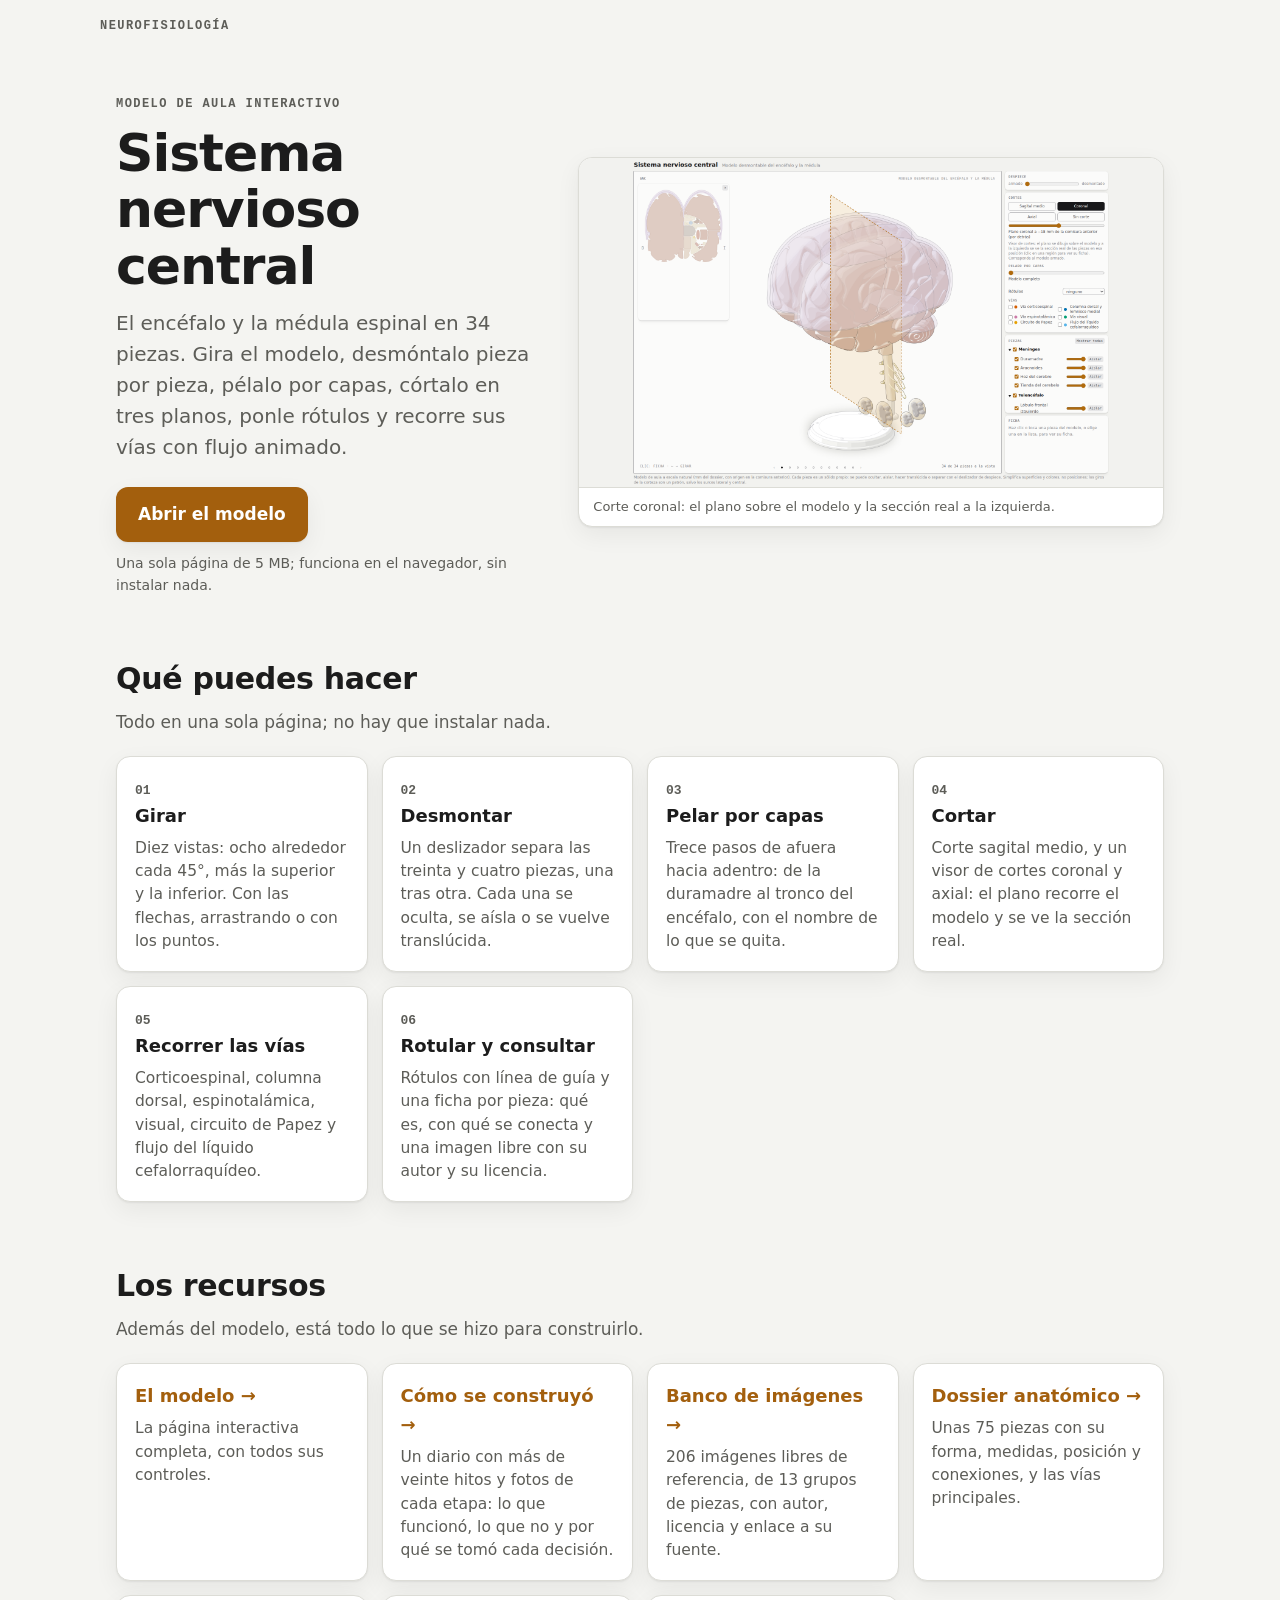
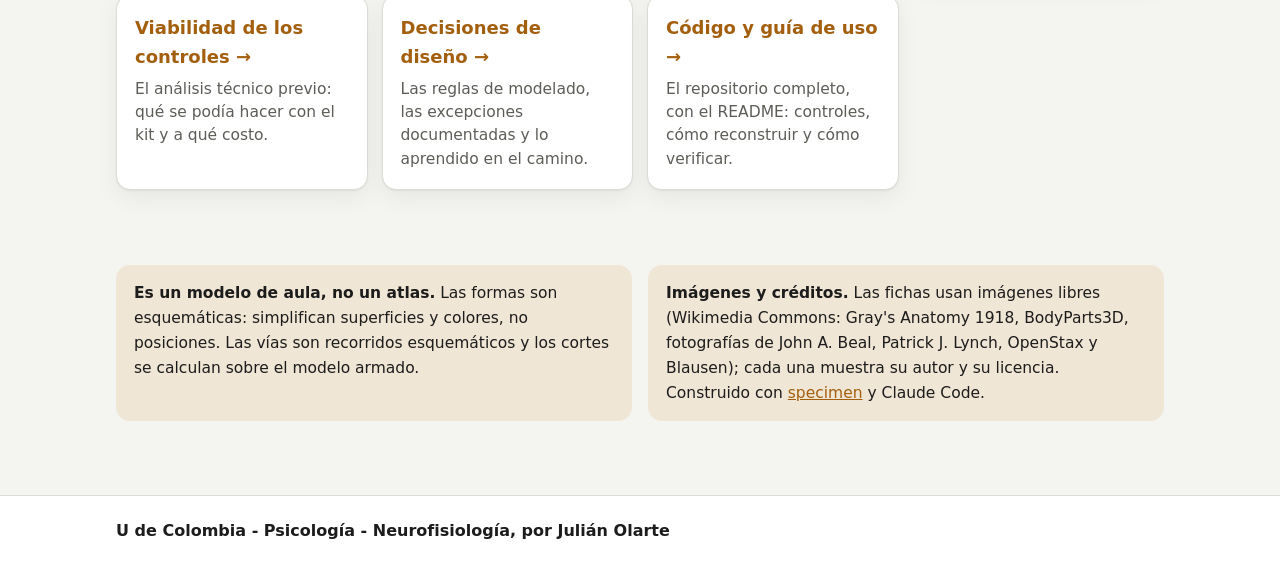
<file: index.html>
<!doctype html>
<html lang="es">
<head>
<meta charset="utf-8">
<meta name="viewport" content="width=device-width, initial-scale=1">
<title>Sistema nervioso central</title>
<meta name="description" content="Modelo desmontable del encéfalo y la médula espinal: gira, desmonta, pela por capas, corta, rotula y recorre las vías. Neurofisiología, U de Colombia.">
<link rel="icon" href="data:image/svg+xml,%3Csvg xmlns='http://www.w3.org/2000/svg' viewBox='0 0 32 32'%3E%3Crect width='32' height='32' rx='7' fill='%23b06a10'/%3E%3Cpath d='M16 7c-4 0-7 3-7 6 0 1 .3 2 .8 2.8C8.7 16.6 8 18 8 19.4 8 22 10.2 24 13 24h6c2.8 0 5-2 5-4.6 0-1.4-.7-2.800-1.800-3.600.5-.8.8-1.800.8-2.800 0-3-3-6-7-6z' fill='%23fff' opacity='.92'/%3E%3C/svg%3E">
<style>
:root{
  --bg:#f4f4f1;--card:#ffffff;--ink:#1c1c1c;--muted:#5d5d58;--line:#dcdcd6;--accent:#a35f0d;--accent-ink:#ffffff;--soft:#f0e6d6;
  --shadow:0 1px 2px rgba(0,0,0,.06),0 8px 24px rgba(0,0,0,.06);
}
@media (prefers-color-scheme:dark){
  :root:not([data-theme="light"]){--bg:#1b1b1a;--card:#262625;--ink:#ececea;--muted:#aaa9a3;--line:#3a3a37;--accent:#e0a050;--accent-ink:#1b1b1a;--soft:#33291b;--shadow:0 1px 2px rgba(0,0,0,.4),0 8px 24px rgba(0,0,0,.35)}
}
:root[data-theme="dark"]{--bg:#1b1b1a;--card:#262625;--ink:#ececea;--muted:#aaa9a3;--line:#3a3a37;--accent:#e0a050;--accent-ink:#1b1b1a;--soft:#33291b;--shadow:0 1px 2px rgba(0,0,0,.4),0 8px 24px rgba(0,0,0,.35)}
*{box-sizing:border-box}
html{-webkit-text-size-adjust:100%}
body{margin:0;background:var(--bg);color:var(--ink);font:17px/1.6 system-ui,-apple-system,"Segoe UI",Roboto,sans-serif;display:flex;flex-direction:column;min-height:100vh}
a{color:var(--accent)}
a:focus-visible,button:focus-visible{outline:3px solid var(--accent);outline-offset:3px;border-radius:6px}
.wrap{width:100%;max-width:1080px;margin:0 auto;padding:0 16px}
header.top{padding:20px 0 0;display:flex;justify-content:space-between;align-items:center;gap:12px}
.eyebrow{font:600 12px/1 ui-monospace,SFMono-Regular,Menlo,monospace;letter-spacing:.12em;text-transform:uppercase;color:var(--muted)}
main{flex:1}
.hero{display:grid;grid-template-columns:1fr;gap:28px;padding:36px 0 18px;align-items:center}
@media (min-width:900px){.hero{grid-template-columns:5fr 7fr;gap:44px;padding:56px 0 28px}}
h1{margin:10px 0 14px;font-size:clamp(32px,6vw,52px);line-height:1.08;letter-spacing:-.02em}
.lede{margin:0 0 24px;color:var(--muted);font-size:clamp(17px,2.2vw,20px);line-height:1.55;max-width:34em}
.cta{display:inline-flex;align-items:center;gap:10px;background:var(--accent);color:var(--accent-ink);text-decoration:none;font-weight:650;padding:14px 22px;border-radius:12px;box-shadow:var(--shadow)}
.cta:hover{filter:brightness(1.06)}
.peso{margin:10px 0 0;font-size:14px;color:var(--muted)}
.shot{margin:0;background:var(--card);border:1px solid var(--line);border-radius:14px;box-shadow:var(--shadow);overflow:hidden}
.shot img{display:block;width:100%;height:auto}
.shot figcaption{padding:9px 14px;font-size:13px;color:var(--muted);border-top:1px solid var(--line)}
section{padding:30px 0}
h2{margin:0 0 6px;font-size:clamp(22px,3.4vw,30px);letter-spacing:-.01em}
.sub{margin:0 0 20px;color:var(--muted)}
.grid{display:grid;grid-template-columns:repeat(auto-fit,minmax(250px,1fr));gap:14px}
.card{background:var(--card);border:1px solid var(--line);border-radius:14px;padding:18px;box-shadow:var(--shadow)}
.card h3{margin:0 0 6px;font-size:18px}
.card p{margin:0;color:var(--muted);font-size:15.5px;line-height:1.5}
a.card{display:block;text-decoration:none;color:inherit;transition:transform .15s,border-color .15s}
a.card:hover{transform:translateY(-2px);border-color:var(--accent)}
a.card h3{color:var(--accent)}
a.card h3::after{content:" →"}
.num{font:600 13px ui-monospace,SFMono-Regular,Menlo,monospace;color:var(--muted)}
.cols{display:grid;grid-template-columns:1fr;gap:16px}
@media (min-width:760px){.cols{grid-template-columns:1fr 1fr}}
.nota{background:var(--soft);border-radius:14px;padding:16px 18px;color:var(--ink);font-size:15.5px}
.nota b{font-weight:650}
footer{margin-top:28px;border-top:1px solid var(--line);background:var(--card)}
footer .wrap{padding:22px 16px;display:flex;flex-direction:column;gap:6px}
footer p{margin:0;font-size:15px;color:var(--muted)}
footer .pie{color:var(--ink);font-weight:600;font-size:16px}
@media (prefers-reduced-motion:reduce){a.card{transition:none}}
</style>
</head>
<body>
<header class="wrap top">
  <span class="eyebrow">Neurofisiología</span>
</header>

<main>
<div class="wrap">
  <div class="hero">
    <div>
      <span class="eyebrow">Modelo de aula interactivo</span>
      <h1>Sistema nervioso central</h1>
      <p class="lede">El encéfalo y la médula espinal en 34 piezas. Gira el modelo, desmóntalo pieza por pieza, pélalo por capas, córtalo en tres planos, ponle rótulos y recorre sus vías con flujo animado.</p>
      <a class="cta" href="explorador/">Abrir el modelo</a>
      <p class="peso">Una sola página de 5 MB; funciona en el navegador, sin instalar nada.</p>
    </div>
    <figure class="shot">
      <img src="img/portada.png" alt="El modelo del encéfalo con un plano coronal translúcido y, a la izquierda, la sección real de las piezas en ese plano" width="1920" height="1080" fetchpriority="high">
      <figcaption>Corte coronal: el plano sobre el modelo y la sección real a la izquierda.</figcaption>
    </figure>
  </div>

  <section aria-labelledby="que">
    <h2 id="que">Qué puedes hacer</h2>
    <p class="sub">Todo en una sola página; no hay que instalar nada.</p>
    <div class="grid">
      <div class="card"><span class="num">01</span><h3>Girar</h3><p>Diez vistas: ocho alrededor cada 45°, más la superior y la inferior. Con las flechas, arrastrando o con los puntos.</p></div>
      <div class="card"><span class="num">02</span><h3>Desmontar</h3><p>Un deslizador separa las treinta y cuatro piezas, una tras otra. Cada una se oculta, se aísla o se vuelve translúcida.</p></div>
      <div class="card"><span class="num">03</span><h3>Pelar por capas</h3><p>Trece pasos de afuera hacia adentro: de la duramadre al tronco del encéfalo, con el nombre de lo que se quita.</p></div>
      <div class="card"><span class="num">04</span><h3>Cortar</h3><p>Corte sagital medio, y un visor de cortes coronal y axial: el plano recorre el modelo y se ve la sección real.</p></div>
      <div class="card"><span class="num">05</span><h3>Recorrer las vías</h3><p>Corticoespinal, columna dorsal, espinotalámica, visual, circuito de Papez y flujo del líquido cefalorraquídeo.</p></div>
      <div class="card"><span class="num">06</span><h3>Rotular y consultar</h3><p>Rótulos con línea de guía y una ficha por pieza: qué es, con qué se conecta y una imagen libre con su autor y su licencia.</p></div>
    </div>
  </section>

  <section aria-labelledby="recursos">
    <h2 id="recursos">Los recursos</h2>
    <p class="sub">Además del modelo, está todo lo que se hizo para construirlo.</p>
    <div class="grid">
      <a class="card" href="explorador/"><h3>El modelo</h3><p>La página interactiva completa, con todos sus controles.</p></a>
      <a class="card" href="proceso/"><h3>Cómo se construyó</h3><p>Un diario con más de veinte hitos y fotos de cada etapa: lo que funcionó, lo que no y por qué se tomó cada decisión.</p></a>
      <a class="card" href="referencias/"><h3>Banco de imágenes</h3><p>206 imágenes libres de referencia, de 13 grupos de piezas, con autor, licencia y enlace a su fuente.</p></a>
      <a class="card" href="https://github.com/julianolarteramos/sistema-nervioso-central/blob/main/investigacion/ANATOMIA.md"><h3>Dossier anatómico</h3><p>Unas 75 piezas con su forma, medidas, posición y conexiones, y las vías principales.</p></a>
      <a class="card" href="https://github.com/julianolarteramos/sistema-nervioso-central/blob/main/investigacion/CONTROLES-VIABILIDAD.md"><h3>Viabilidad de los controles</h3><p>El análisis técnico previo: qué se podía hacer con el kit y a qué costo.</p></a>
      <a class="card" href="https://github.com/julianolarteramos/sistema-nervioso-central/blob/main/DECISIONES.md"><h3>Decisiones de diseño</h3><p>Las reglas de modelado, las excepciones documentadas y lo aprendido en el camino.</p></a>
      <a class="card" href="https://github.com/julianolarteramos/sistema-nervioso-central"><h3>Código y guía de uso</h3><p>El repositorio completo, con el README: controles, cómo reconstruir y cómo verificar.</p></a>
    </div>
  </section>

  <section class="cols" aria-label="Notas">
    <p class="nota"><b>Es un modelo de aula, no un atlas.</b> Las formas son esquemáticas: simplifican superficies y colores, no posiciones. Las vías son recorridos esquemáticos y los cortes se calculan sobre el modelo armado.</p>
    <p class="nota"><b>Imágenes y créditos.</b> Las fichas usan imágenes libres (Wikimedia Commons: Gray's Anatomy 1918, BodyParts3D, fotografías de John A. Beal, Patrick J. Lynch, OpenStax y Blausen); cada una muestra su autor y su licencia. Construido con <a href="https://github.com/julianolarteramos/specimen">specimen</a> y Claude Code.</p>
  </section>
</div>
</main>

<footer>
  <div class="wrap">
    <p class="pie">U de Colombia - Psicología - Neurofisiología, por Julián Olarte</p>
  </div>
</footer>
</body>
</html>
</file>
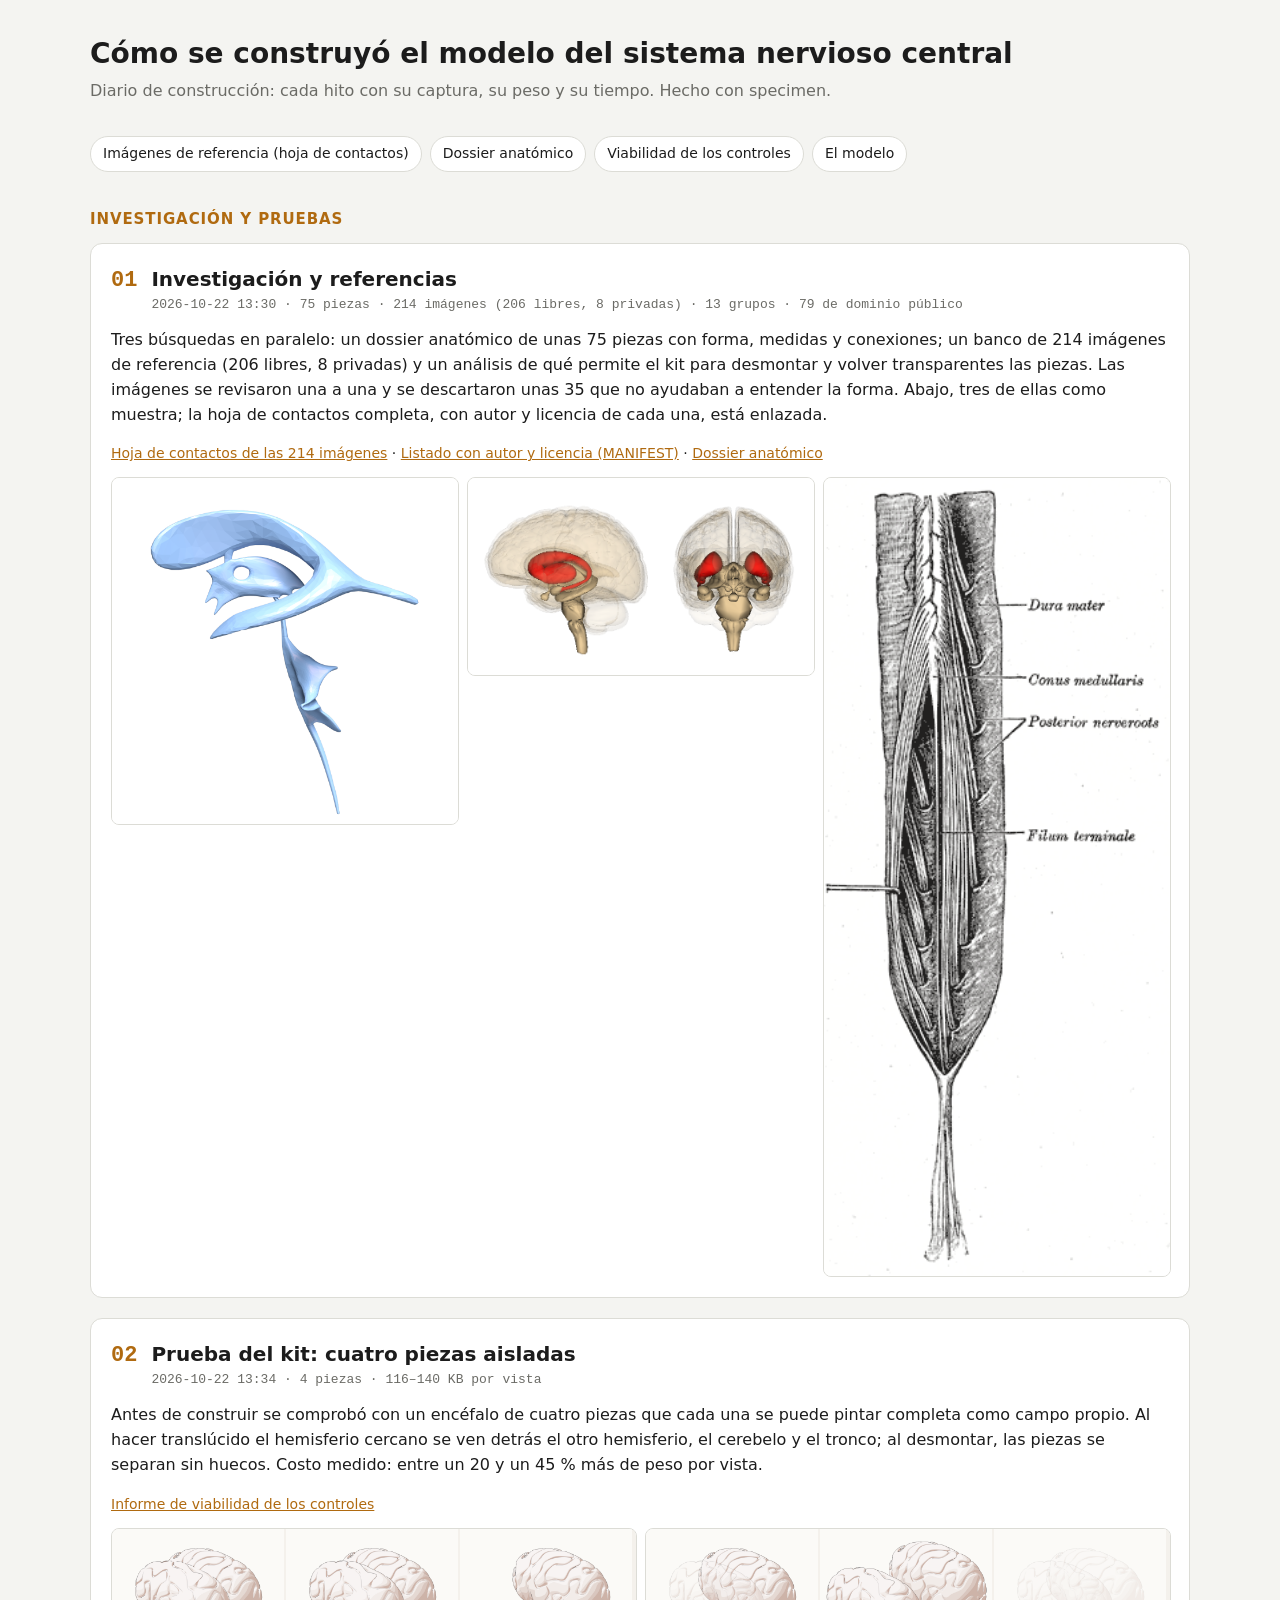
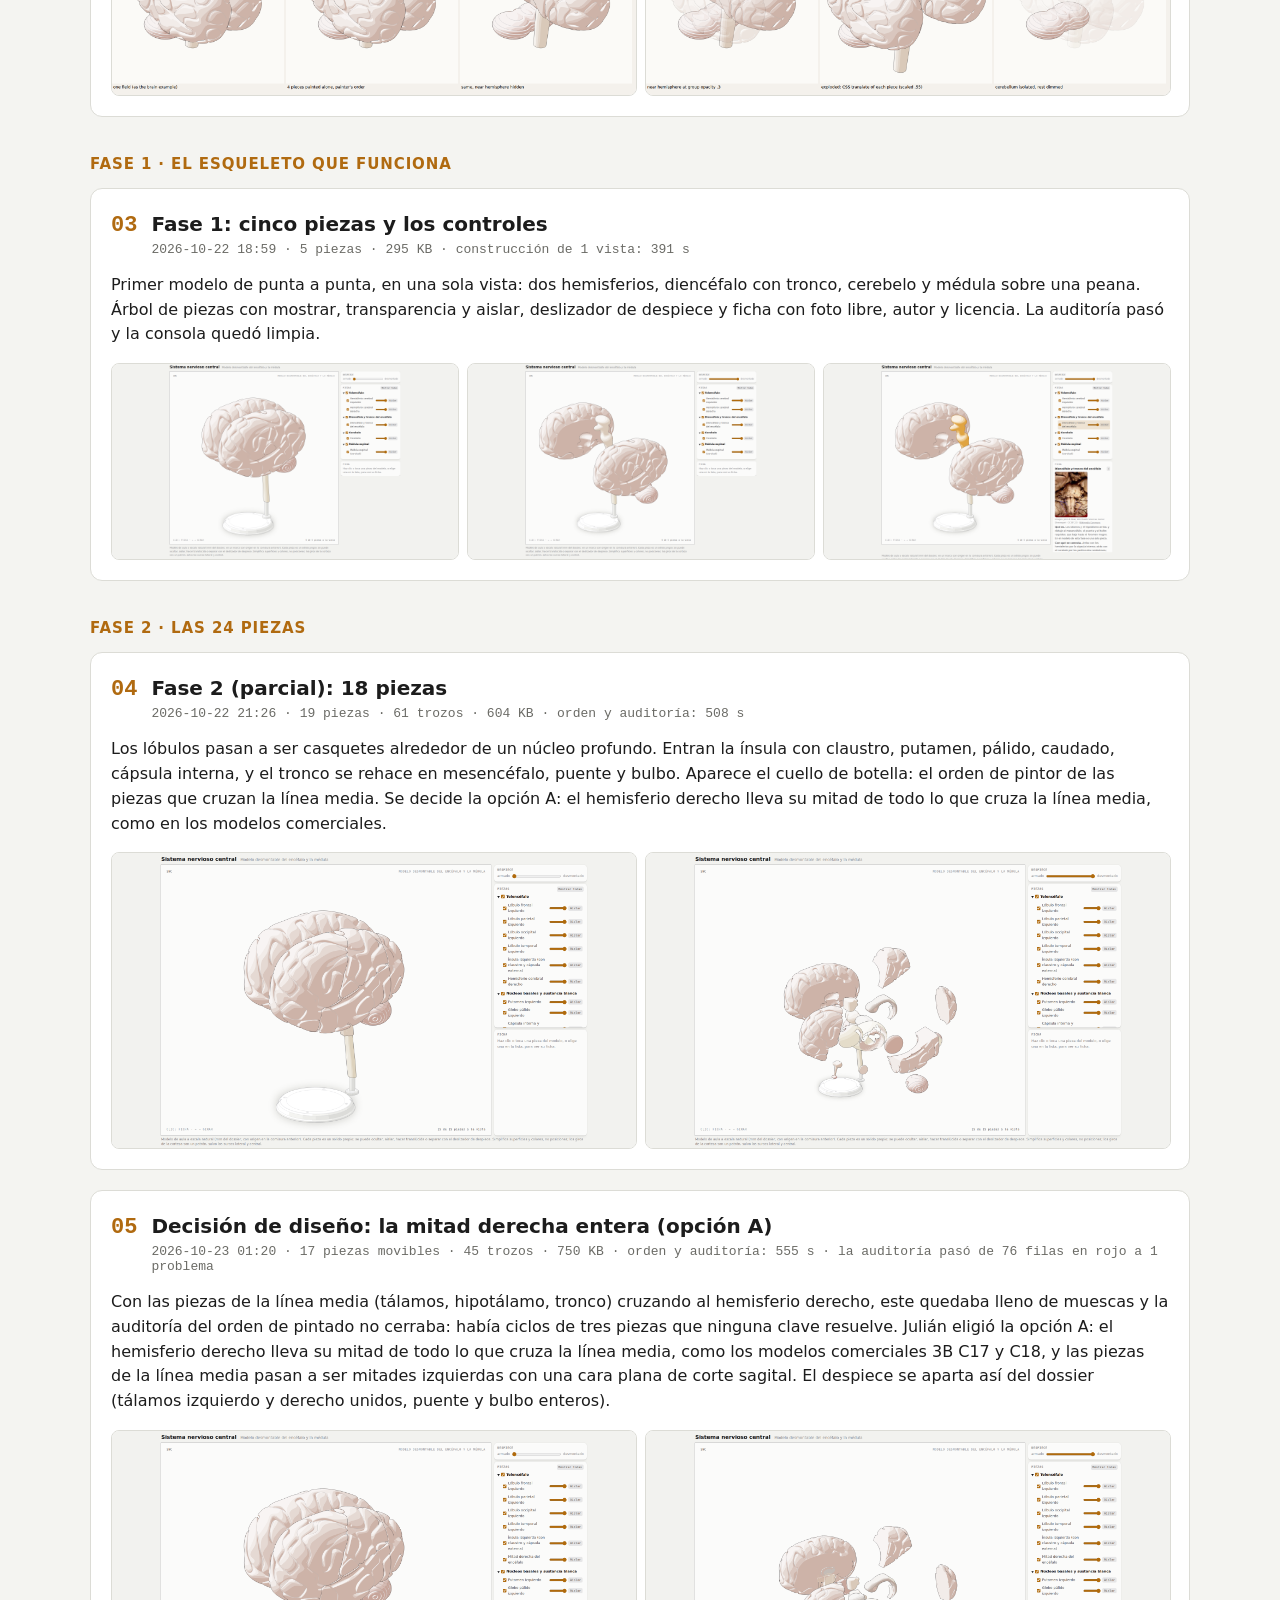
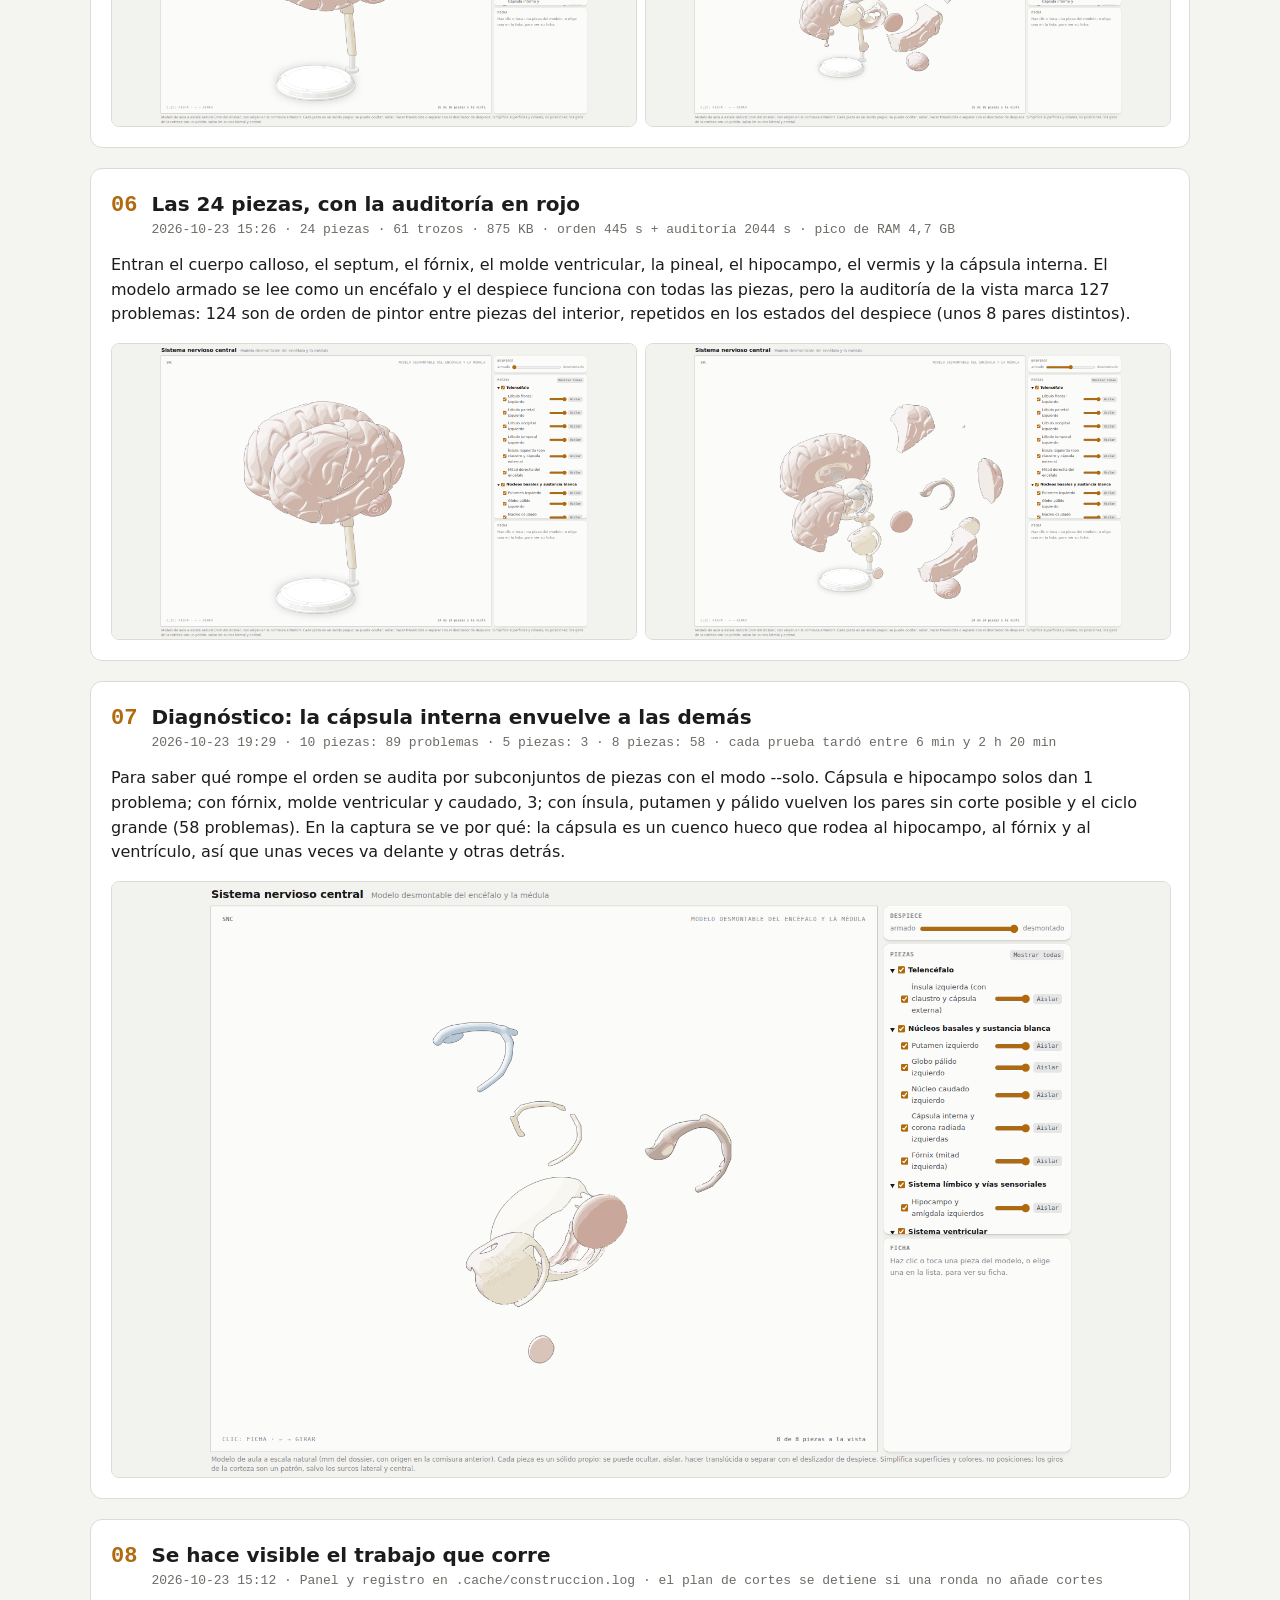
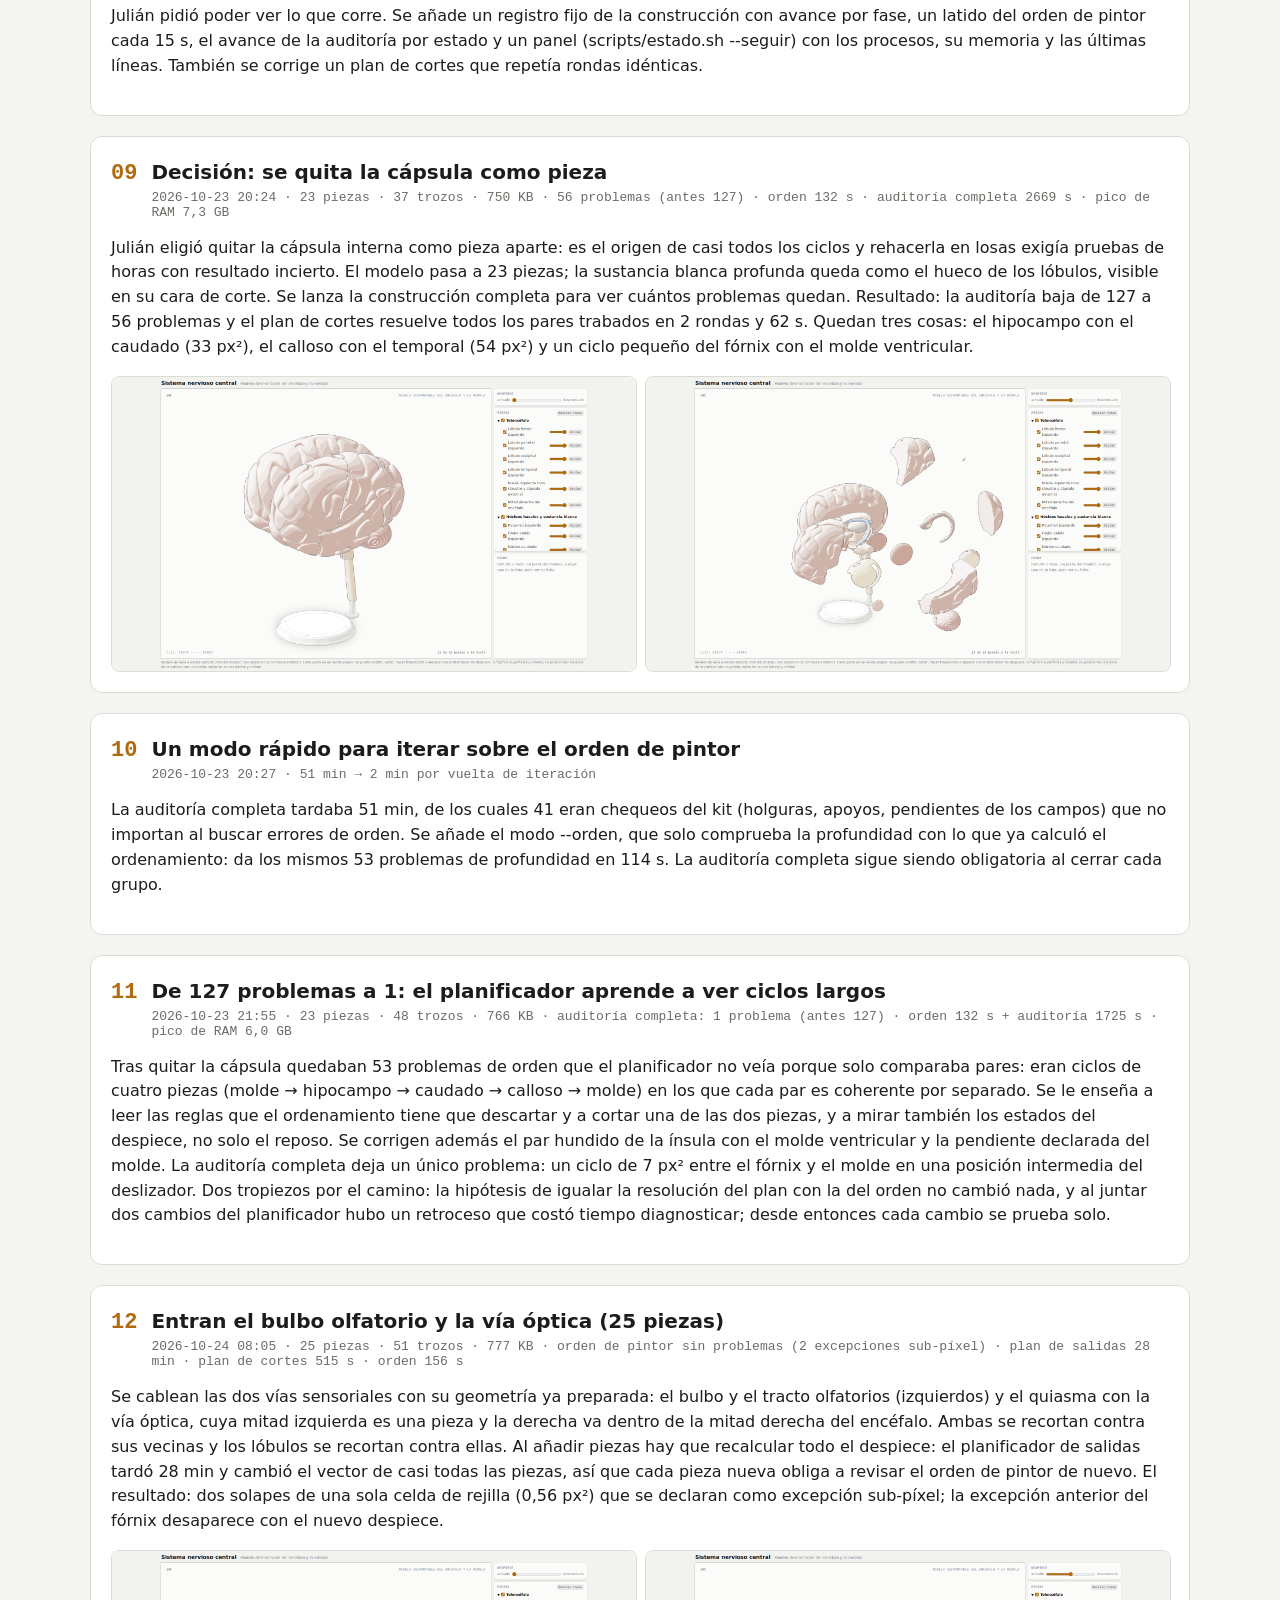
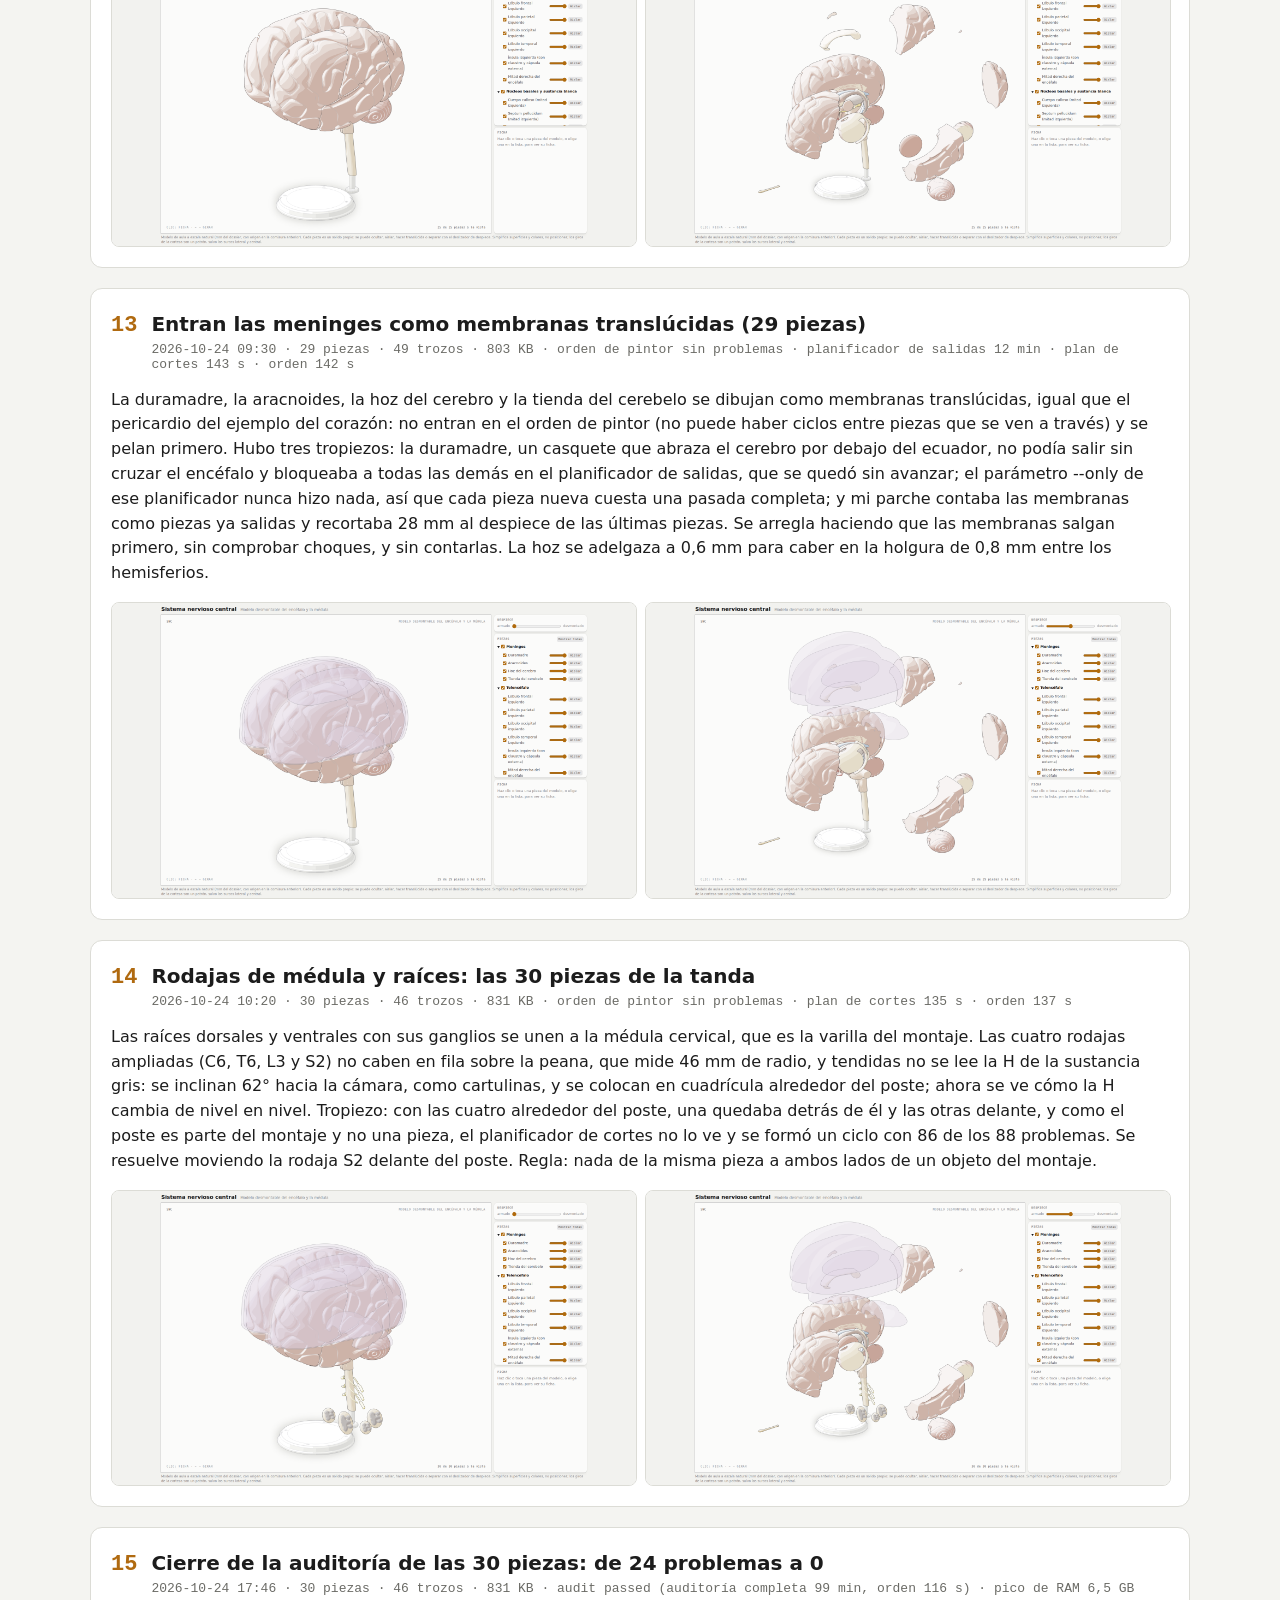
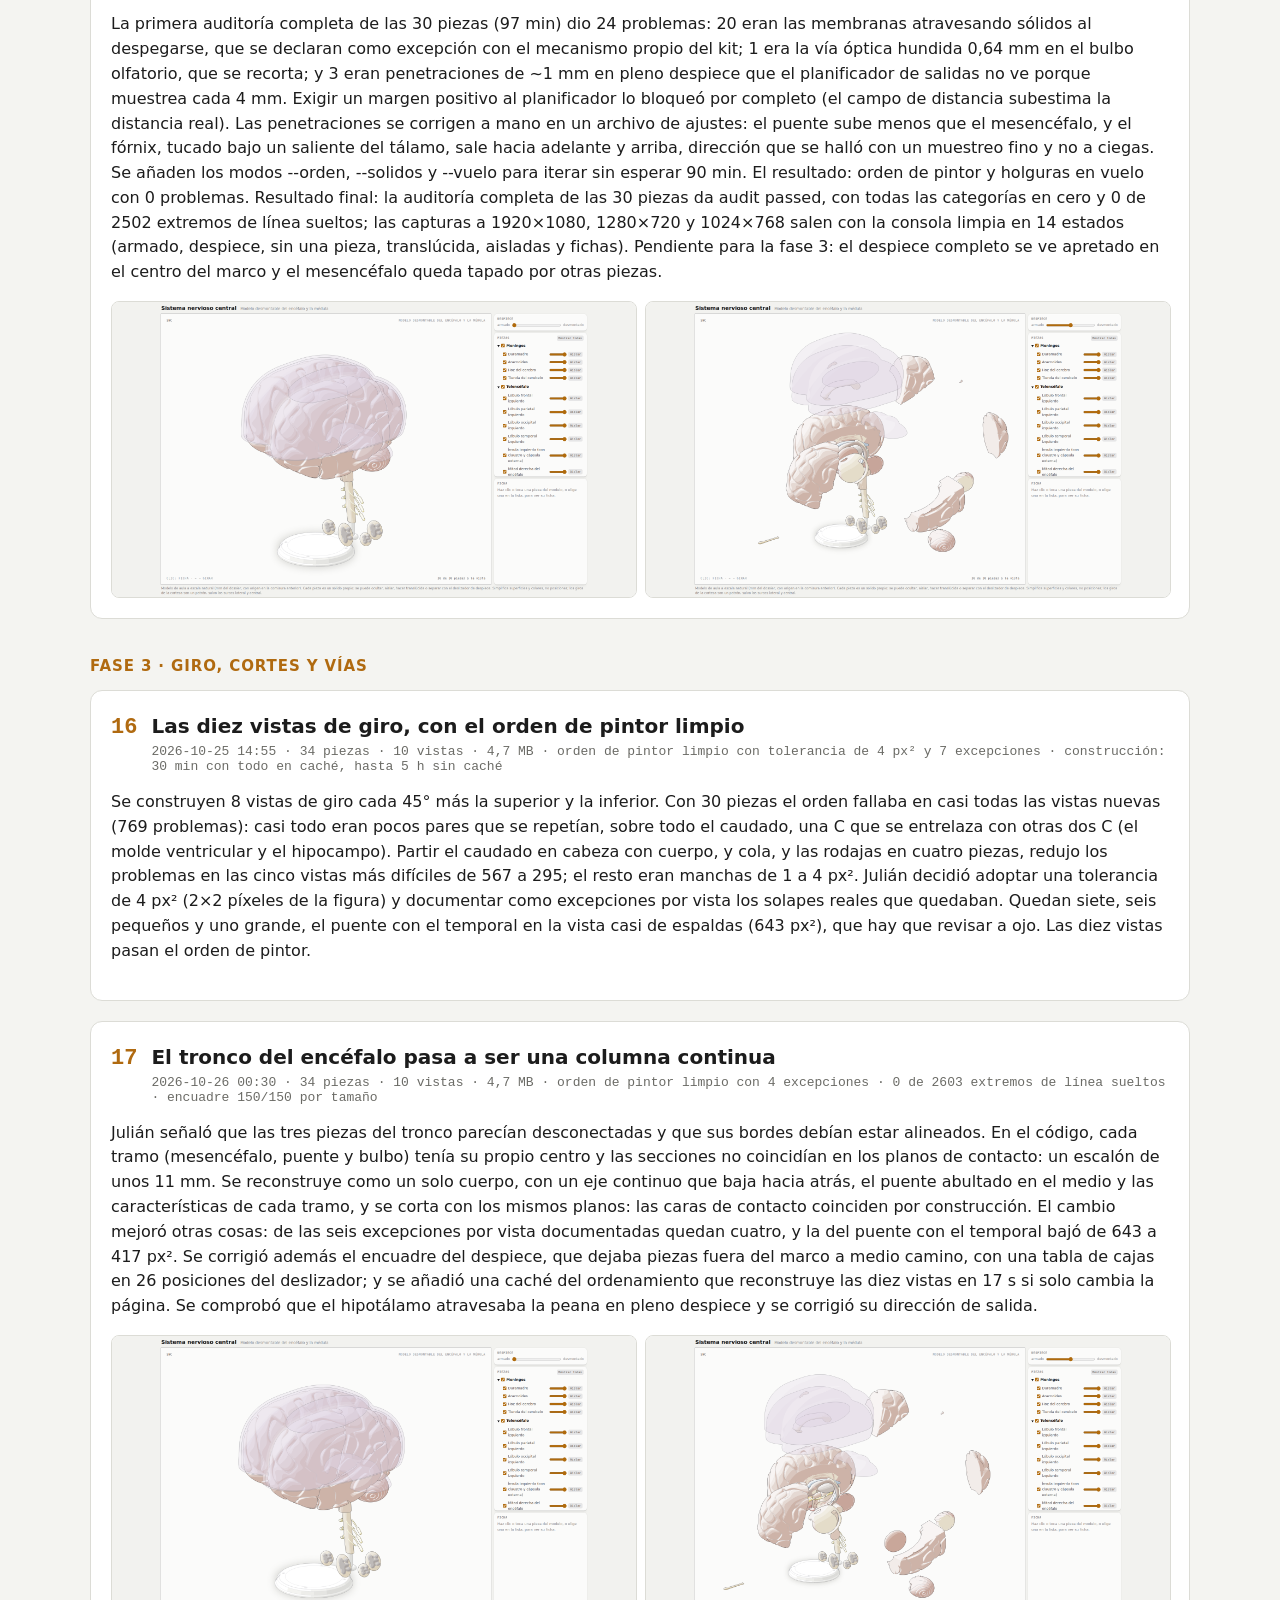
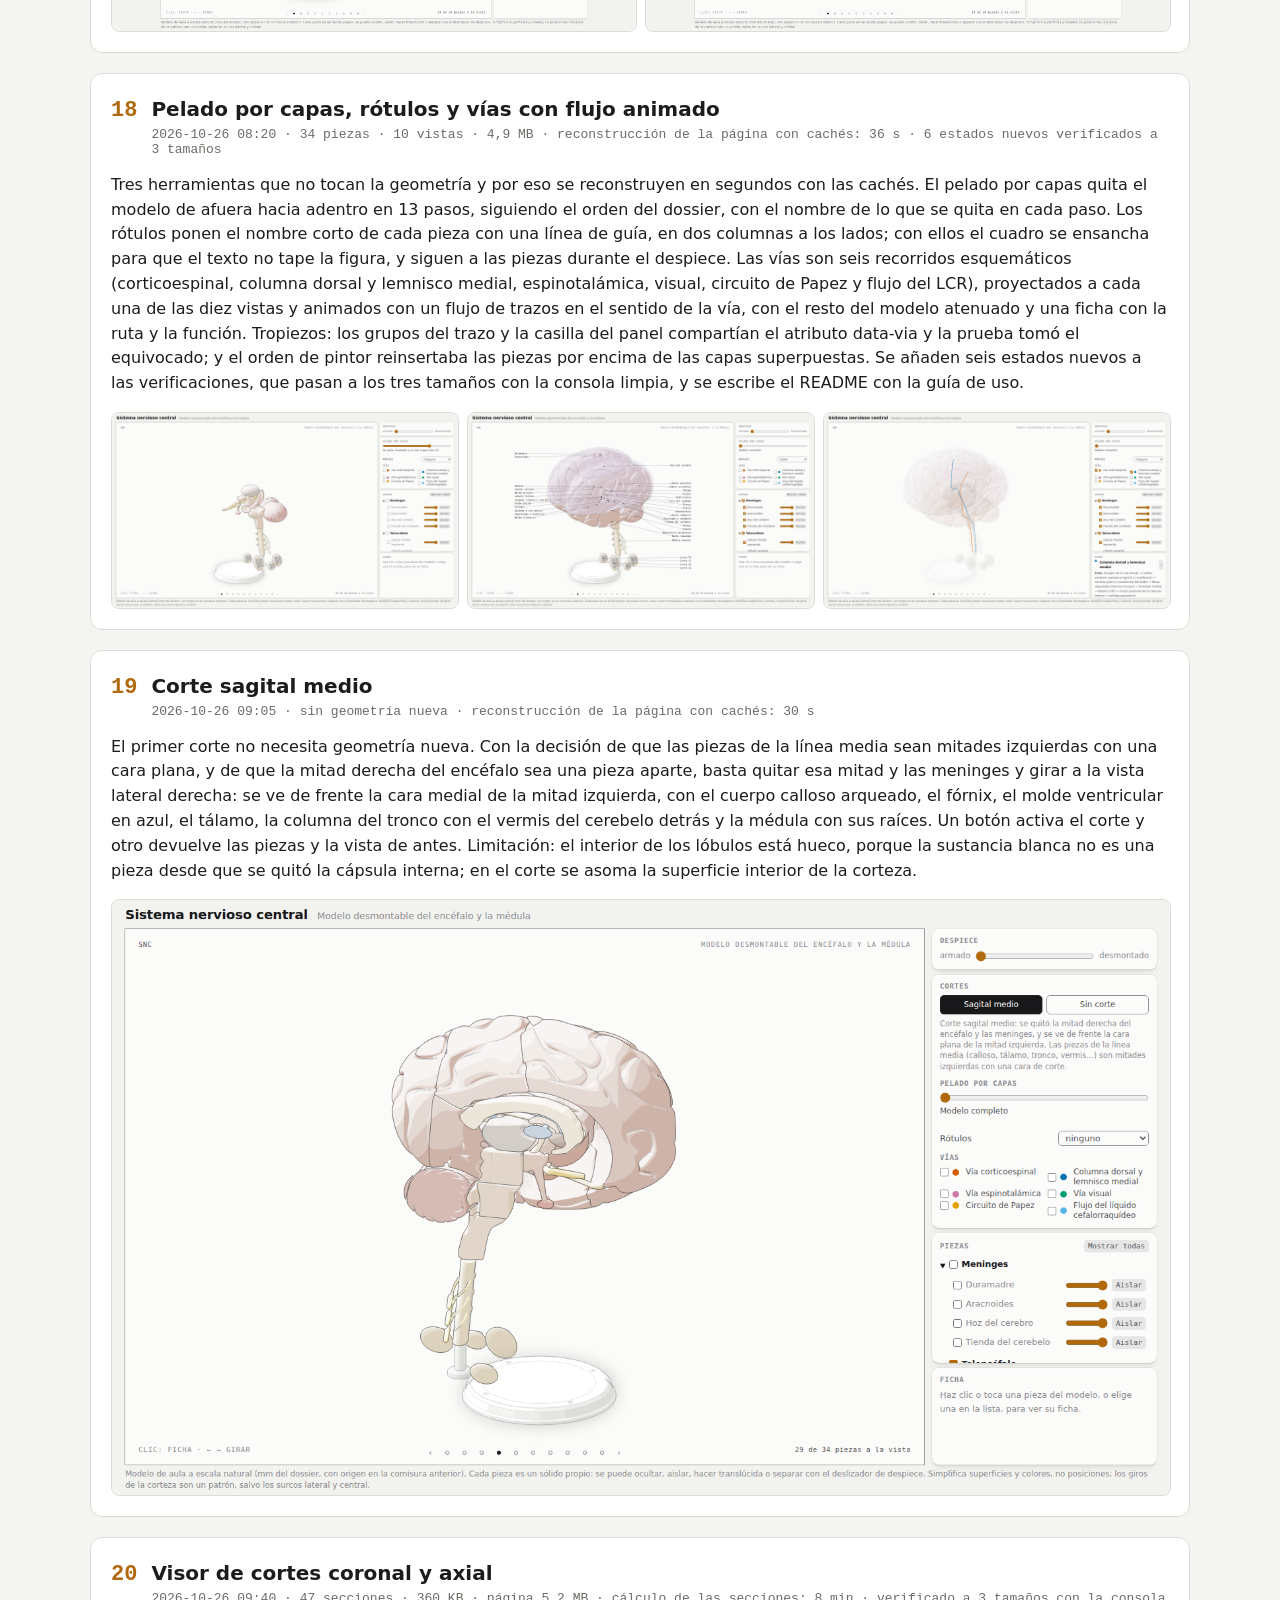
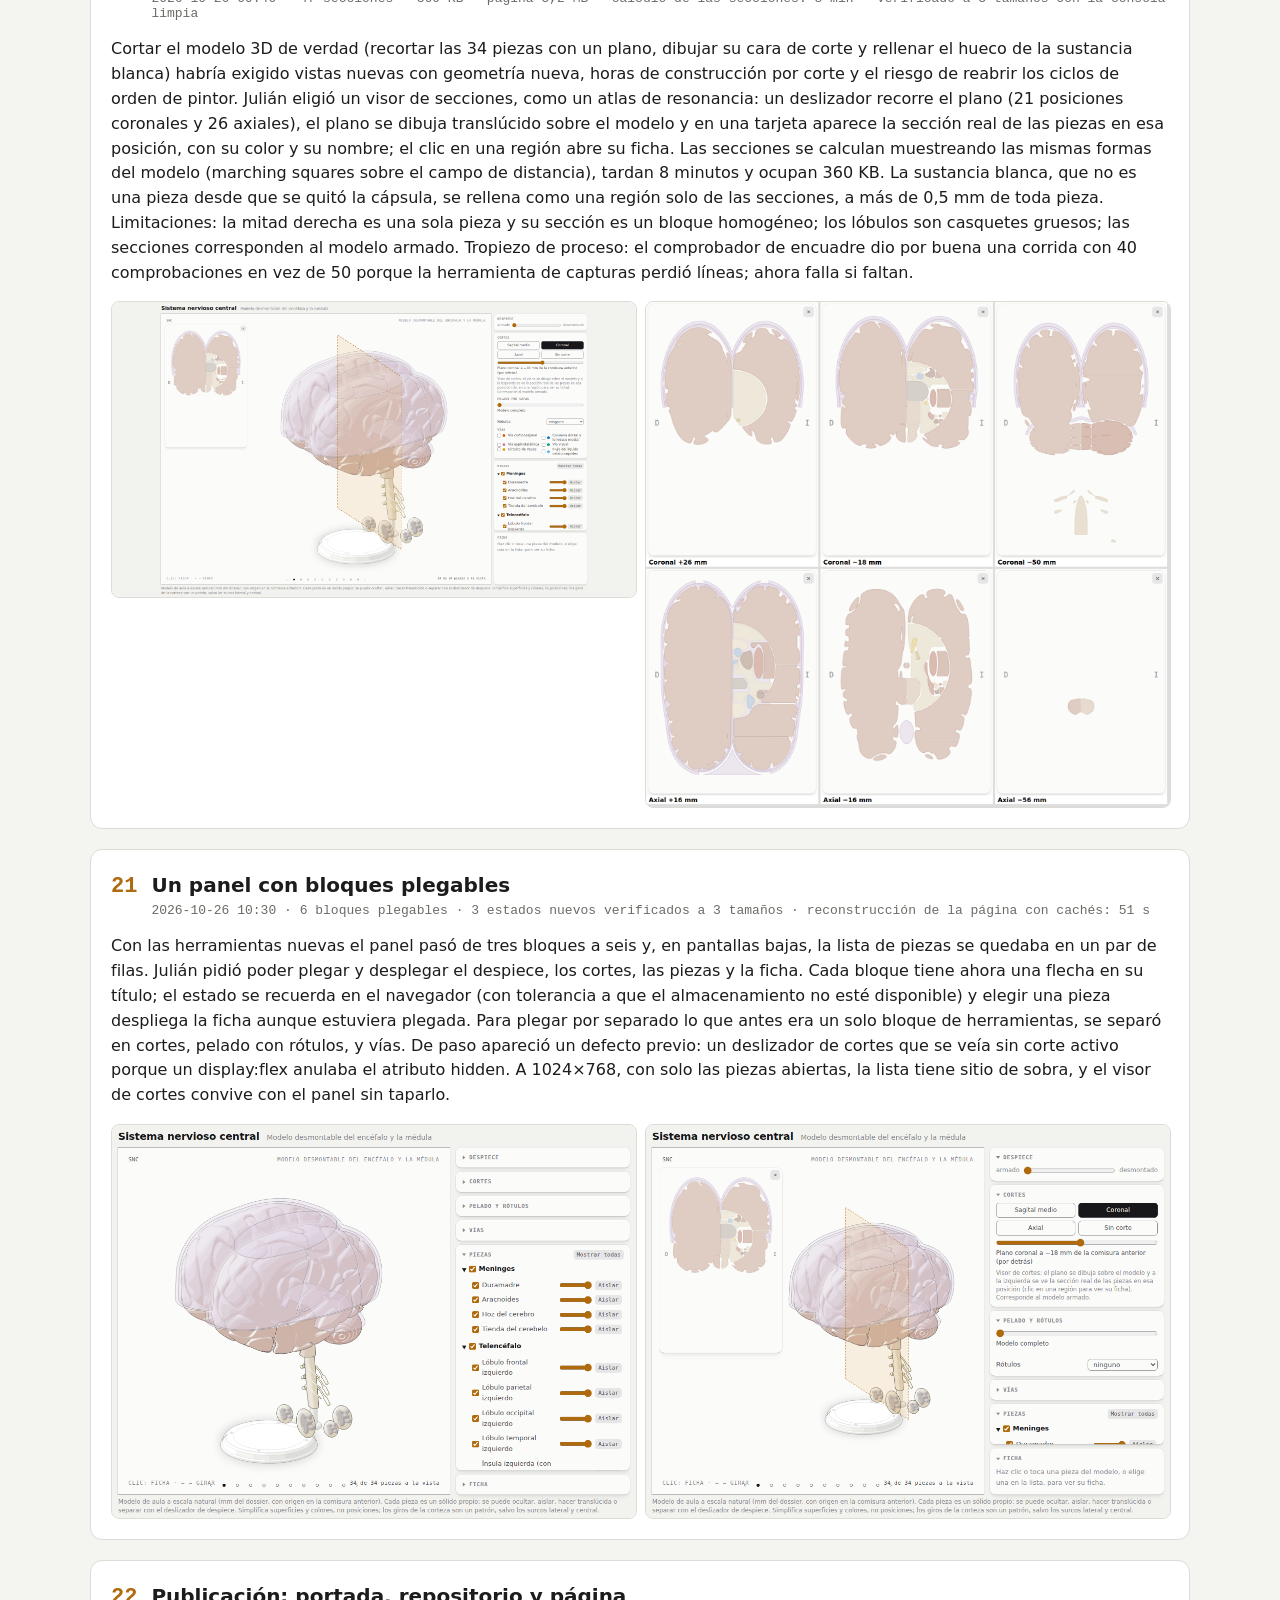
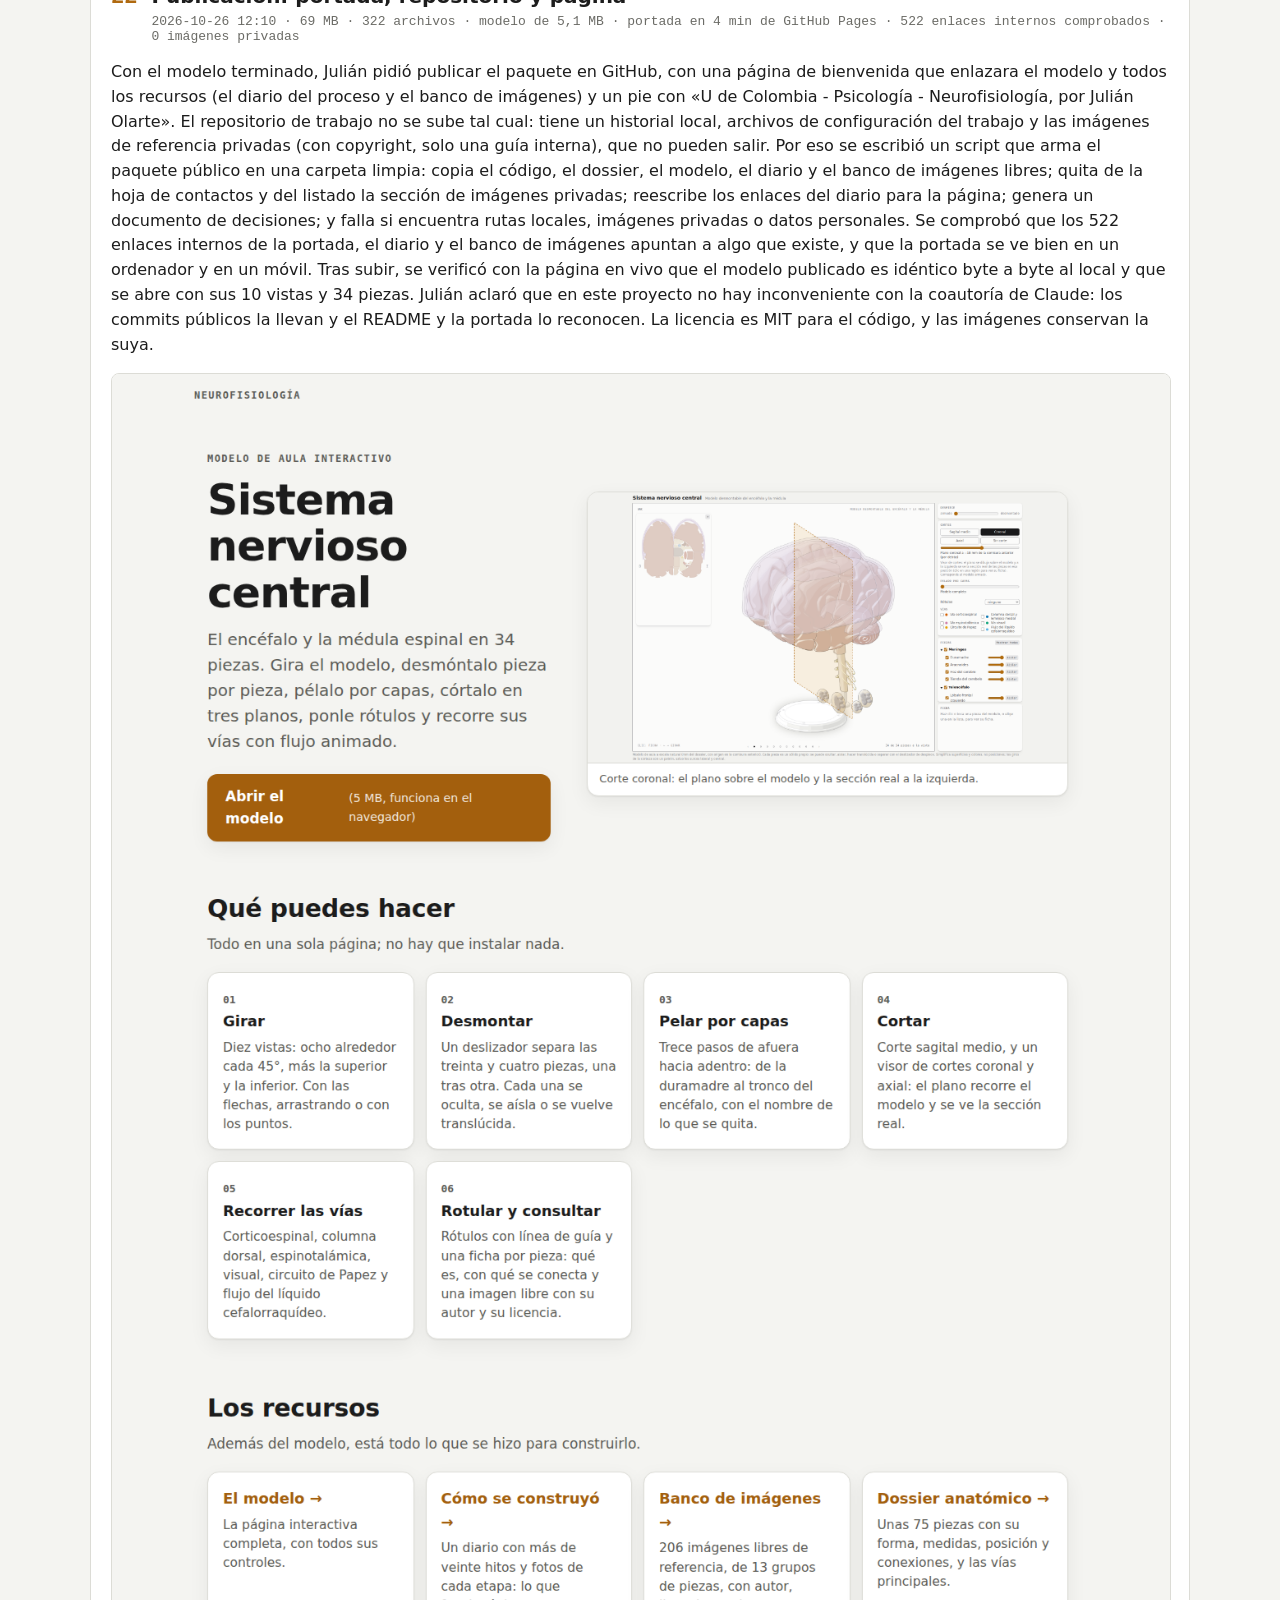
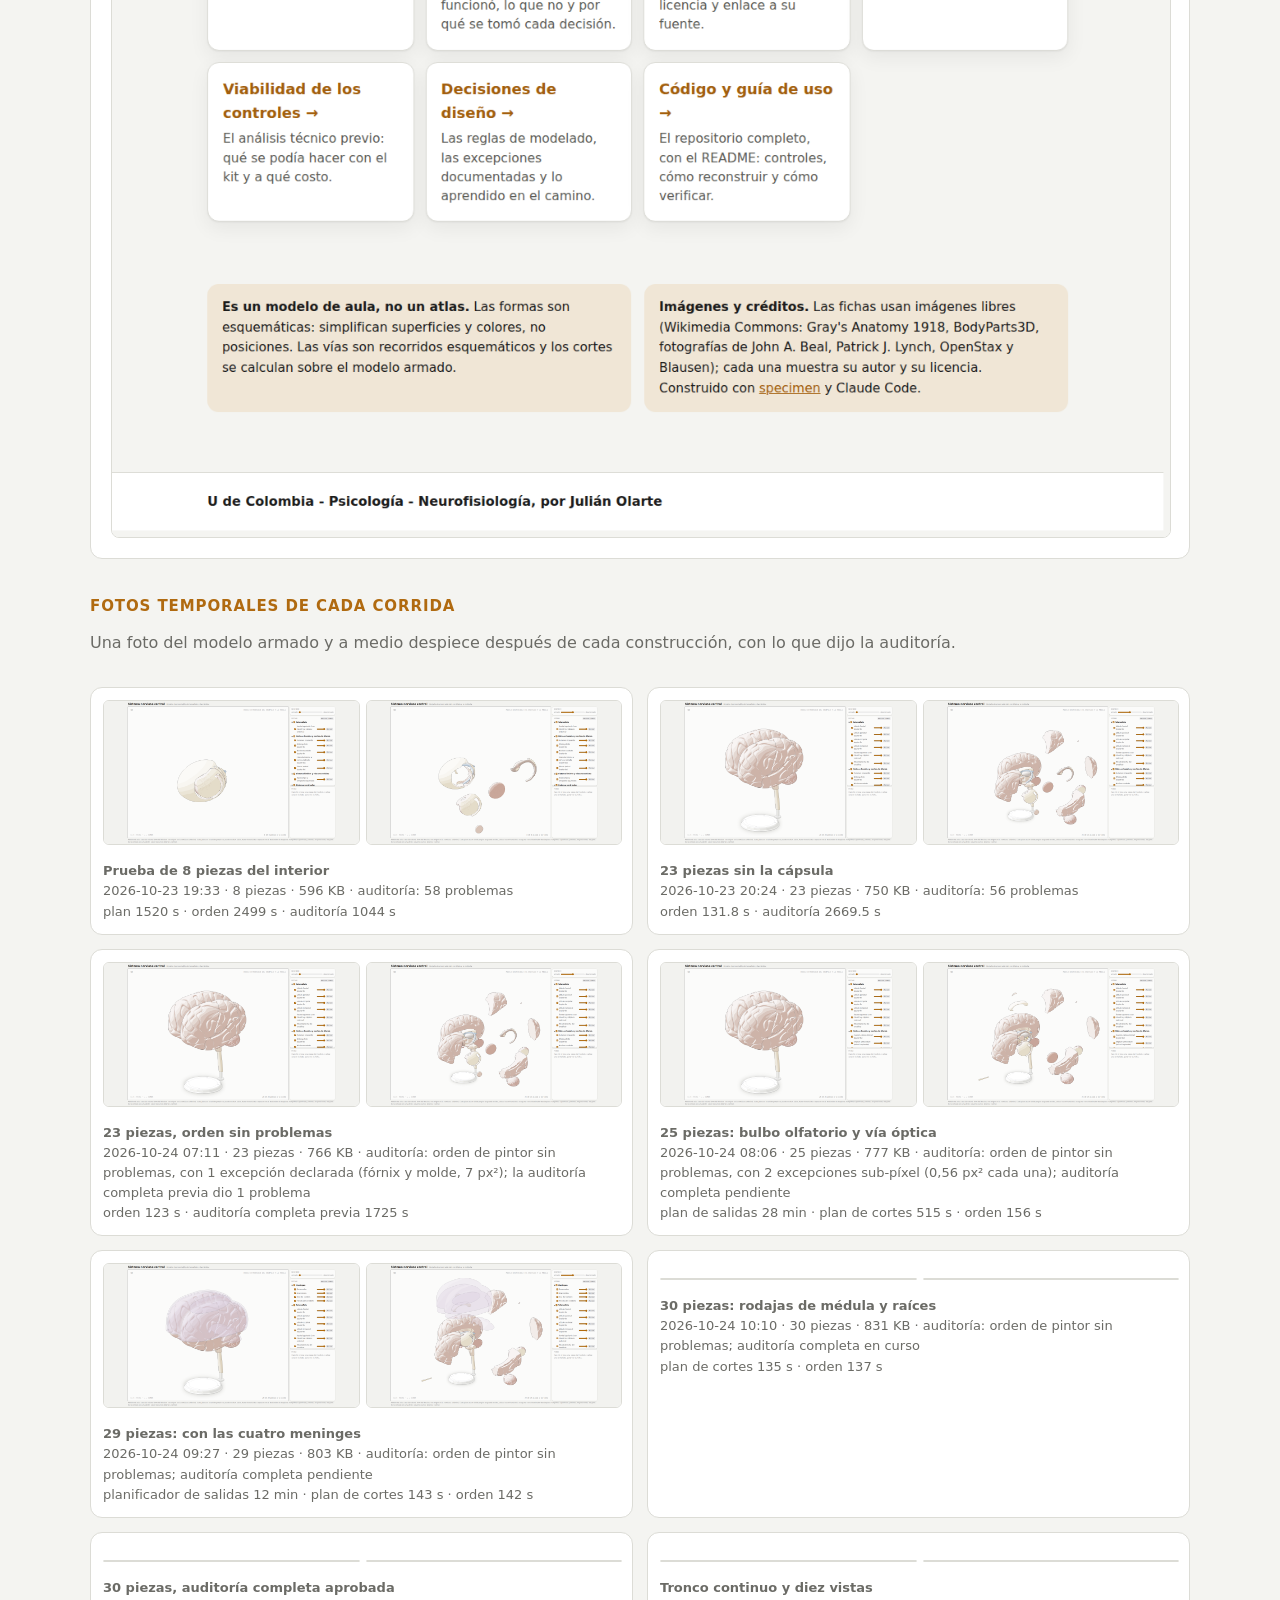
<file: proceso/index.html>
<!doctype html>
<html lang="es"><head><meta charset="utf-8"><meta name="viewport" content="width=device-width,initial-scale=1">
<title>Cómo se construyó el modelo del SNC</title>
<style>
:root{--bg:#f4f4f1;--fg:#1c1c1c;--mut:#6b6b66;--card:#fff;--line:#dcdcd6;--ac:#b06a10}
@media (prefers-color-scheme:dark){:root{--bg:#1b1b1a;--fg:#ececea;--mut:#a3a39d;--card:#252523;--line:#3a3a37;--ac:#e0a050}}
body{margin:0;background:var(--bg);color:var(--fg);font:16px/1.55 system-ui,sans-serif}
main{max-width:1100px;margin:0 auto;padding:32px 16px 64px}
h1{margin:0 0 4px;font-size:28px}.lead{color:var(--mut);margin:0 0 32px}
section{background:var(--card);border:1px solid var(--line);border-radius:12px;padding:20px;margin:0 0 20px}
header{display:flex;gap:14px;align-items:baseline}.n{font:600 22px ui-monospace,monospace;color:var(--ac)}
h2{margin:0;font-size:20px}.meta{margin:2px 0 0;color:var(--mut);font:13px ui-monospace,monospace}
.fotos{display:grid;grid-template-columns:repeat(auto-fit,minmax(280px,1fr));gap:10px;margin-top:12px}
.nav{display:flex;flex-wrap:wrap;gap:8px;margin:0 0 24px}.nav a{padding:6px 12px;border:1px solid var(--line);border-radius:999px;background:var(--card);color:var(--fg);text-decoration:none;font-size:14px}.nav a:hover{border-color:var(--ac)}.links{margin:8px 0 0;font-size:14px}.links a{color:var(--ac)}
.fase{margin:36px 0 12px;font-size:15px;letter-spacing:.06em;text-transform:uppercase;color:var(--ac)}
.snaps{display:grid;grid-template-columns:repeat(auto-fit,minmax(420px,1fr));gap:14px}
.snaps figure{margin:0;background:var(--card);border:1px solid var(--line);border-radius:12px;padding:12px}
.fotos2{display:grid;grid-template-columns:1fr 1fr;gap:8px}
.fotos2 img{width:100%;border:1px solid var(--line);border-radius:6px}
figcaption{font-size:13px;color:var(--mut);margin-top:8px}
.fotos img{width:100%;height:auto;border:1px solid var(--line);border-radius:8px;display:block}
</style></head><body><main>
<h1>Cómo se construyó el modelo del sistema nervioso central</h1>
<p class="lead">Diario de construcción: cada hito con su captura, su peso y su tiempo. Hecho con specimen.</p>
<nav class="nav"><a href="../referencias/index.html">Imágenes de referencia (hoja de contactos)</a><a href="https://github.com/julianolarteramos/sistema-nervioso-central/blob/main/investigacion/ANATOMIA.md">Dossier anatómico</a><a href="https://github.com/julianolarteramos/sistema-nervioso-central/blob/main/investigacion/CONTROLES-VIABILIDAD.md">Viabilidad de los controles</a><a href="../explorador/">El modelo</a></nav>
<h3 class="fase">Investigación y pruebas</h3>
<section>
  <header><span class="n">01</span><div><h2>Investigación y referencias</h2><p class="meta">2026-10-22 13:30 · 75 piezas · 214 imágenes (206 libres, 8 privadas) · 13 grupos · 79 de dominio público</p></div></header>
  <p>Tres búsquedas en paralelo: un dossier anatómico de unas 75 piezas con forma, medidas y conexiones; un banco de 214 imágenes de referencia (206 libres, 8 privadas) y un análisis de qué permite el kit para desmontar y volver transparentes las piezas. Las imágenes se revisaron una a una y se descartaron unas 35 que no ayudaban a entender la forma. Abajo, tres de ellas como muestra; la hoja de contactos completa, con autor y licencia de cada una, está enlazada.</p>
  <p class="links"><a href="../referencias/index.html">Hoja de contactos de las 214 imágenes</a> · <a href="https://github.com/julianolarteramos/sistema-nervioso-central/blob/main/referencias/MANIFEST.md">Listado con autor y licencia (MANIFEST)</a> · <a href="https://github.com/julianolarteramos/sistema-nervioso-central/blob/main/investigacion/ANATOMIA.md">Dossier anatómico</a></p>
  <div class="fotos"><a href="../referencias/08-ventriculos/molde-lateral-bodyparts3d.png"><img src="../referencias/08-ventriculos/molde-lateral-bodyparts3d.png" alt="Investigación y referencias" loading="lazy"></a><a href="../referencias/04-nucleos-basales/estriado-lateral-anterior-bodyparts3d.png"><img src="../referencias/04-nucleos-basales/estriado-lateral-anterior-bodyparts3d.png" alt="Investigación y referencias" loading="lazy"></a><a href="../referencias/10-medula/cola-de-caballo-gray662.png"><img src="../referencias/10-medula/cola-de-caballo-gray662.png" alt="Investigación y referencias" loading="lazy"></a></div>
</section>

<section>
  <header><span class="n">02</span><div><h2>Prueba del kit: cuatro piezas aisladas</h2><p class="meta">2026-10-22 13:34 · 4 piezas · 116–140 KB por vista</p></div></header>
  <p>Antes de construir se comprobó con un encéfalo de cuatro piezas que cada una se puede pintar completa como campo propio. Al hacer translúcido el hemisferio cercano se ven detrás el otro hemisferio, el cerebelo y el tronco; al desmontar, las piezas se separan sin huecos. Costo medido: entre un 20 y un 45 % más de peso por vista.</p>
  <p class="links"><a href="https://github.com/julianolarteramos/sistema-nervioso-central/blob/main/investigacion/CONTROLES-VIABILIDAD.md">Informe de viabilidad de los controles</a></p>
  <div class="fotos"><a href="img/01-prueba-kit-4-piezas.png"><img src="img/01-prueba-kit-4-piezas.png" alt="Prueba del kit: cuatro piezas aisladas" loading="lazy"></a><a href="img/02-prueba-kit-controles.png"><img src="img/02-prueba-kit-controles.png" alt="Prueba del kit: cuatro piezas aisladas" loading="lazy"></a></div>
</section>
<h3 class="fase">Fase 1 · el esqueleto que funciona</h3>
<section>
  <header><span class="n">03</span><div><h2>Fase 1: cinco piezas y los controles</h2><p class="meta">2026-10-22 18:59 · 5 piezas · 295 KB · construcción de 1 vista: 391 s</p></div></header>
  <p>Primer modelo de punta a punta, en una sola vista: dos hemisferios, diencéfalo con tronco, cerebelo y médula sobre una peana. Árbol de piezas con mostrar, transparencia y aislar, deslizador de despiece y ficha con foto libre, autor y licencia. La auditoría pasó y la consola quedó limpia.</p>
  
  <div class="fotos"><a href="img/03-fase1-armado.png"><img src="img/03-fase1-armado.png" alt="Fase 1: cinco piezas y los controles" loading="lazy"></a><a href="img/04-fase1-despiece.png"><img src="img/04-fase1-despiece.png" alt="Fase 1: cinco piezas y los controles" loading="lazy"></a><a href="img/05-fase1-ficha.png"><img src="img/05-fase1-ficha.png" alt="Fase 1: cinco piezas y los controles" loading="lazy"></a></div>
</section>
<h3 class="fase">Fase 2 · las 24 piezas</h3>
<section>
  <header><span class="n">04</span><div><h2>Fase 2 (parcial): 18 piezas</h2><p class="meta">2026-10-22 21:26 · 19 piezas · 61 trozos · 604 KB · orden y auditoría: 508 s</p></div></header>
  <p>Los lóbulos pasan a ser casquetes alrededor de un núcleo profundo. Entran la ínsula con claustro, putamen, pálido, caudado, cápsula interna, y el tronco se rehace en mesencéfalo, puente y bulbo. Aparece el cuello de botella: el orden de pintor de las piezas que cruzan la línea media. Se decide la opción A: el hemisferio derecho lleva su mitad de todo lo que cruza la línea media, como en los modelos comerciales.</p>
  
  <div class="fotos"><a href="img/06-fase2-18-piezas-armado.png"><img src="img/06-fase2-18-piezas-armado.png" alt="Fase 2 (parcial): 18 piezas" loading="lazy"></a><a href="img/07-fase2-18-piezas-despiece.png"><img src="img/07-fase2-18-piezas-despiece.png" alt="Fase 2 (parcial): 18 piezas" loading="lazy"></a></div>
</section>

<section>
  <header><span class="n">05</span><div><h2>Decisión de diseño: la mitad derecha entera (opción A)</h2><p class="meta">2026-10-23 01:20 · 17 piezas movibles · 45 trozos · 750 KB · orden y auditoría: 555 s · la auditoría pasó de 76 filas en rojo a 1 problema</p></div></header>
  <p>Con las piezas de la línea media (tálamos, hipotálamo, tronco) cruzando al hemisferio derecho, este quedaba lleno de muescas y la auditoría del orden de pintado no cerraba: había ciclos de tres piezas que ninguna clave resuelve. Julián eligió la opción A: el hemisferio derecho lleva su mitad de todo lo que cruza la línea media, como los modelos comerciales 3B C17 y C18, y las piezas de la línea media pasan a ser mitades izquierdas con una cara plana de corte sagital. El despiece se aparta así del dossier (tálamos izquierdo y derecho unidos, puente y bulbo enteros).</p>
  
  <div class="fotos"><a href="img/08-opcion-a-armado.png"><img src="img/08-opcion-a-armado.png" alt="Decisión de diseño: la mitad derecha entera (opción A)" loading="lazy"></a><a href="img/09-opcion-a-despiece.png"><img src="img/09-opcion-a-despiece.png" alt="Decisión de diseño: la mitad derecha entera (opción A)" loading="lazy"></a></div>
</section>

<section>
  <header><span class="n">06</span><div><h2>Las 24 piezas, con la auditoría en rojo</h2><p class="meta">2026-10-23 15:26 · 24 piezas · 61 trozos · 875 KB · orden 445 s + auditoría 2044 s · pico de RAM 4,7 GB</p></div></header>
  <p>Entran el cuerpo calloso, el septum, el fórnix, el molde ventricular, la pineal, el hipocampo, el vermis y la cápsula interna. El modelo armado se lee como un encéfalo y el despiece funciona con todas las piezas, pero la auditoría de la vista marca 127 problemas: 124 son de orden de pintor entre piezas del interior, repetidos en los estados del despiece (unos 8 pares distintos).</p>
  
  <div class="fotos"><a href="img/08-fase2-24-piezas-armado.png"><img src="img/08-fase2-24-piezas-armado.png" alt="Las 24 piezas, con la auditoría en rojo" loading="lazy"></a><a href="img/09-fase2-24-piezas-despiece.png"><img src="img/09-fase2-24-piezas-despiece.png" alt="Las 24 piezas, con la auditoría en rojo" loading="lazy"></a></div>
</section>

<section>
  <header><span class="n">07</span><div><h2>Diagnóstico: la cápsula interna envuelve a las demás</h2><p class="meta">2026-10-23 19:29 · 10 piezas: 89 problemas · 5 piezas: 3 · 8 piezas: 58 · cada prueba tardó entre 6 min y 2 h 20 min</p></div></header>
  <p>Para saber qué rompe el orden se audita por subconjuntos de piezas con el modo --solo. Cápsula e hipocampo solos dan 1 problema; con fórnix, molde ventricular y caudado, 3; con ínsula, putamen y pálido vuelven los pares sin corte posible y el ciclo grande (58 problemas). En la captura se ve por qué: la cápsula es un cuenco hueco que rodea al hipocampo, al fórnix y al ventrículo, así que unas veces va delante y otras detrás.</p>
  
  <div class="fotos"><a href="img/10-diagnostico-capsula-cuenco.png"><img src="img/10-diagnostico-capsula-cuenco.png" alt="Diagnóstico: la cápsula interna envuelve a las demás" loading="lazy"></a></div>
</section>

<section>
  <header><span class="n">08</span><div><h2>Se hace visible el trabajo que corre</h2><p class="meta">2026-10-23 15:12 · Panel y registro en .cache/construccion.log · el plan de cortes se detiene si una ronda no añade cortes</p></div></header>
  <p>Julián pidió poder ver lo que corre. Se añade un registro fijo de la construcción con avance por fase, un latido del orden de pintor cada 15 s, el avance de la auditoría por estado y un panel (scripts/estado.sh --seguir) con los procesos, su memoria y las últimas líneas. También se corrige un plan de cortes que repetía rondas idénticas.</p>
  
  
</section>

<section>
  <header><span class="n">09</span><div><h2>Decisión: se quita la cápsula como pieza</h2><p class="meta">2026-10-23 20:24 · 23 piezas · 37 trozos · 750 KB · 56 problemas (antes 127) · orden 132 s · auditoría completa 2669 s · pico de RAM 7,3 GB</p></div></header>
  <p>Julián eligió quitar la cápsula interna como pieza aparte: es el origen de casi todos los ciclos y rehacerla en losas exigía pruebas de horas con resultado incierto. El modelo pasa a 23 piezas; la sustancia blanca profunda queda como el hueco de los lóbulos, visible en su cara de corte. Se lanza la construcción completa para ver cuántos problemas quedan. Resultado: la auditoría baja de 127 a 56 problemas y el plan de cortes resuelve todos los pares trabados en 2 rondas y 62 s. Quedan tres cosas: el hipocampo con el caudado (33 px²), el calloso con el temporal (54 px²) y un ciclo pequeño del fórnix con el molde ventricular.</p>
  
  <div class="fotos"><a href="instantaneas/20261023-2024-23-piezas-sin-la-capsula-armado.png"><img src="instantaneas/20261023-2024-23-piezas-sin-la-capsula-armado.png" alt="Decisión: se quita la cápsula como pieza" loading="lazy"></a><a href="instantaneas/20261023-2024-23-piezas-sin-la-capsula-despiece-50.png"><img src="instantaneas/20261023-2024-23-piezas-sin-la-capsula-despiece-50.png" alt="Decisión: se quita la cápsula como pieza" loading="lazy"></a></div>
</section>

<section>
  <header><span class="n">10</span><div><h2>Un modo rápido para iterar sobre el orden de pintor</h2><p class="meta">2026-10-23 20:27 · 51 min → 2 min por vuelta de iteración</p></div></header>
  <p>La auditoría completa tardaba 51 min, de los cuales 41 eran chequeos del kit (holguras, apoyos, pendientes de los campos) que no importan al buscar errores de orden. Se añade el modo --orden, que solo comprueba la profundidad con lo que ya calculó el ordenamiento: da los mismos 53 problemas de profundidad en 114 s. La auditoría completa sigue siendo obligatoria al cerrar cada grupo.</p>
  
  
</section>

<section>
  <header><span class="n">11</span><div><h2>De 127 problemas a 1: el planificador aprende a ver ciclos largos</h2><p class="meta">2026-10-23 21:55 · 23 piezas · 48 trozos · 766 KB · auditoría completa: 1 problema (antes 127) · orden 132 s + auditoría 1725 s · pico de RAM 6,0 GB</p></div></header>
  <p>Tras quitar la cápsula quedaban 53 problemas de orden que el planificador no veía porque solo comparaba pares: eran ciclos de cuatro piezas (molde → hipocampo → caudado → calloso → molde) en los que cada par es coherente por separado. Se le enseña a leer las reglas que el ordenamiento tiene que descartar y a cortar una de las dos piezas, y a mirar también los estados del despiece, no solo el reposo. Se corrigen además el par hundido de la ínsula con el molde ventricular y la pendiente declarada del molde. La auditoría completa deja un único problema: un ciclo de 7 px² entre el fórnix y el molde en una posición intermedia del deslizador. Dos tropiezos por el camino: la hipótesis de igualar la resolución del plan con la del orden no cambió nada, y al juntar dos cambios del planificador hubo un retroceso que costó tiempo diagnosticar; desde entonces cada cambio se prueba solo.</p>
  
  
</section>

<section>
  <header><span class="n">12</span><div><h2>Entran el bulbo olfatorio y la vía óptica (25 piezas)</h2><p class="meta">2026-10-24 08:05 · 25 piezas · 51 trozos · 777 KB · orden de pintor sin problemas (2 excepciones sub-píxel) · plan de salidas 28 min · plan de cortes 515 s · orden 156 s</p></div></header>
  <p>Se cablean las dos vías sensoriales con su geometría ya preparada: el bulbo y el tracto olfatorios (izquierdos) y el quiasma con la vía óptica, cuya mitad izquierda es una pieza y la derecha va dentro de la mitad derecha del encéfalo. Ambas se recortan contra sus vecinas y los lóbulos se recortan contra ellas. Al añadir piezas hay que recalcular todo el despiece: el planificador de salidas tardó 28 min y cambió el vector de casi todas las piezas, así que cada pieza nueva obliga a revisar el orden de pintor de nuevo. El resultado: dos solapes de una sola celda de rejilla (0,56 px²) que se declaran como excepción sub-píxel; la excepción anterior del fórnix desaparece con el nuevo despiece.</p>
  
  <div class="fotos"><a href="instantaneas/20261024-0806-25-piezas-bulbo-olfatorio-y-via-optica-armado.png"><img src="instantaneas/20261024-0806-25-piezas-bulbo-olfatorio-y-via-optica-armado.png" alt="Entran el bulbo olfatorio y la vía óptica (25 piezas)" loading="lazy"></a><a href="instantaneas/20261024-0806-25-piezas-bulbo-olfatorio-y-via-optica-despiece-50.png"><img src="instantaneas/20261024-0806-25-piezas-bulbo-olfatorio-y-via-optica-despiece-50.png" alt="Entran el bulbo olfatorio y la vía óptica (25 piezas)" loading="lazy"></a></div>
</section>

<section>
  <header><span class="n">13</span><div><h2>Entran las meninges como membranas translúcidas (29 piezas)</h2><p class="meta">2026-10-24 09:30 · 29 piezas · 49 trozos · 803 KB · orden de pintor sin problemas · planificador de salidas 12 min · plan de cortes 143 s · orden 142 s</p></div></header>
  <p>La duramadre, la aracnoides, la hoz del cerebro y la tienda del cerebelo se dibujan como membranas translúcidas, igual que el pericardio del ejemplo del corazón: no entran en el orden de pintor (no puede haber ciclos entre piezas que se ven a través) y se pelan primero. Hubo tres tropiezos: la duramadre, un casquete que abraza el cerebro por debajo del ecuador, no podía salir sin cruzar el encéfalo y bloqueaba a todas las demás en el planificador de salidas, que se quedó sin avanzar; el parámetro --only de ese planificador nunca hizo nada, así que cada pieza nueva cuesta una pasada completa; y mi parche contaba las membranas como piezas ya salidas y recortaba 28 mm al despiece de las últimas piezas. Se arregla haciendo que las membranas salgan primero, sin comprobar choques, y sin contarlas. La hoz se adelgaza a 0,6 mm para caber en la holgura de 0,8 mm entre los hemisferios.</p>
  
  <div class="fotos"><a href="instantaneas/20261024-0927-29-piezas-con-las-cuatro-meninges-armado.png"><img src="instantaneas/20261024-0927-29-piezas-con-las-cuatro-meninges-armado.png" alt="Entran las meninges como membranas translúcidas (29 piezas)" loading="lazy"></a><a href="instantaneas/20261024-0927-29-piezas-con-las-cuatro-meninges-despiece-50.png"><img src="instantaneas/20261024-0927-29-piezas-con-las-cuatro-meninges-despiece-50.png" alt="Entran las meninges como membranas translúcidas (29 piezas)" loading="lazy"></a></div>
</section>

<section>
  <header><span class="n">14</span><div><h2>Rodajas de médula y raíces: las 30 piezas de la tanda</h2><p class="meta">2026-10-24 10:20 · 30 piezas · 46 trozos · 831 KB · orden de pintor sin problemas · plan de cortes 135 s · orden 137 s</p></div></header>
  <p>Las raíces dorsales y ventrales con sus ganglios se unen a la médula cervical, que es la varilla del montaje. Las cuatro rodajas ampliadas (C6, T6, L3 y S2) no caben en fila sobre la peana, que mide 46 mm de radio, y tendidas no se lee la H de la sustancia gris: se inclinan 62° hacia la cámara, como cartulinas, y se colocan en cuadrícula alrededor del poste; ahora se ve cómo la H cambia de nivel en nivel. Tropiezo: con las cuatro alrededor del poste, una quedaba detrás de él y las otras delante, y como el poste es parte del montaje y no una pieza, el planificador de cortes no lo ve y se formó un ciclo con 86 de los 88 problemas. Se resuelve moviendo la rodaja S2 delante del poste. Regla: nada de la misma pieza a ambos lados de un objeto del montaje.</p>
  
  <div class="fotos"><a href="instantaneas/20261024-1010-30-piezas-rodajas-de-medula-y-raices-armado.png"><img src="instantaneas/20261024-1010-30-piezas-rodajas-de-medula-y-raices-armado.png" alt="Rodajas de médula y raíces: las 30 piezas de la tanda" loading="lazy"></a><a href="instantaneas/20261024-1010-30-piezas-rodajas-de-medula-y-raices-despiece-50.png"><img src="instantaneas/20261024-1010-30-piezas-rodajas-de-medula-y-raices-despiece-50.png" alt="Rodajas de médula y raíces: las 30 piezas de la tanda" loading="lazy"></a></div>
</section>

<section>
  <header><span class="n">15</span><div><h2>Cierre de la auditoría de las 30 piezas: de 24 problemas a 0</h2><p class="meta">2026-10-24 17:46 · 30 piezas · 46 trozos · 831 KB · audit passed (auditoría completa 99 min, orden 116 s) · pico de RAM 6,5 GB</p></div></header>
  <p>La primera auditoría completa de las 30 piezas (97 min) dio 24 problemas: 20 eran las membranas atravesando sólidos al despegarse, que se declaran como excepción con el mecanismo propio del kit; 1 era la vía óptica hundida 0,64 mm en el bulbo olfatorio, que se recorta; y 3 eran penetraciones de ~1 mm en pleno despiece que el planificador de salidas no ve porque muestrea cada 4 mm. Exigir un margen positivo al planificador lo bloqueó por completo (el campo de distancia subestima la distancia real). Las penetraciones se corrigen a mano en un archivo de ajustes: el puente sube menos que el mesencéfalo, y el fórnix, tucado bajo un saliente del tálamo, sale hacia adelante y arriba, dirección que se halló con un muestreo fino y no a ciegas. Se añaden los modos --orden, --solidos y --vuelo para iterar sin esperar 90 min. El resultado: orden de pintor y holguras en vuelo con 0 problemas. Resultado final: la auditoría completa de las 30 piezas da audit passed, con todas las categorías en cero y 0 de 2502 extremos de línea sueltos; las capturas a 1920×1080, 1280×720 y 1024×768 salen con la consola limpia en 14 estados (armado, despiece, sin una pieza, translúcida, aisladas y fichas). Pendiente para la fase 3: el despiece completo se ve apretado en el centro del marco y el mesencéfalo queda tapado por otras piezas.</p>
  
  <div class="fotos"><a href="instantaneas/20261024-1753-30-piezas-auditoria-completa-aprobada-armado.png"><img src="instantaneas/20261024-1753-30-piezas-auditoria-completa-aprobada-armado.png" alt="Cierre de la auditoría de las 30 piezas: de 24 problemas a 0" loading="lazy"></a><a href="instantaneas/20261024-1753-30-piezas-auditoria-completa-aprobada-despiece-50.png"><img src="instantaneas/20261024-1753-30-piezas-auditoria-completa-aprobada-despiece-50.png" alt="Cierre de la auditoría de las 30 piezas: de 24 problemas a 0" loading="lazy"></a></div>
</section>
<h3 class="fase">Fase 3 · giro, cortes y vías</h3>
<section>
  <header><span class="n">16</span><div><h2>Las diez vistas de giro, con el orden de pintor limpio</h2><p class="meta">2026-10-25 14:55 · 34 piezas · 10 vistas · 4,7 MB · orden de pintor limpio con tolerancia de 4 px² y 7 excepciones · construcción: 30 min con todo en caché, hasta 5 h sin caché</p></div></header>
  <p>Se construyen 8 vistas de giro cada 45° más la superior y la inferior. Con 30 piezas el orden fallaba en casi todas las vistas nuevas (769 problemas): casi todo eran pocos pares que se repetían, sobre todo el caudado, una C que se entrelaza con otras dos C (el molde ventricular y el hipocampo). Partir el caudado en cabeza con cuerpo, y cola, y las rodajas en cuatro piezas, redujo los problemas en las cinco vistas más difíciles de 567 a 295; el resto eran manchas de 1 a 4 px². Julián decidió adoptar una tolerancia de 4 px² (2×2 píxeles de la figura) y documentar como excepciones por vista los solapes reales que quedaban. Quedan siete, seis pequeños y uno grande, el puente con el temporal en la vista casi de espaldas (643 px²), que hay que revisar a ojo. Las diez vistas pasan el orden de pintor.</p>
  
  
</section>

<section>
  <header><span class="n">17</span><div><h2>El tronco del encéfalo pasa a ser una columna continua</h2><p class="meta">2026-10-26 00:30 · 34 piezas · 10 vistas · 4,7 MB · orden de pintor limpio con 4 excepciones · 0 de 2603 extremos de línea sueltos · encuadre 150/150 por tamaño</p></div></header>
  <p>Julián señaló que las tres piezas del tronco parecían desconectadas y que sus bordes debían estar alineados. En el código, cada tramo (mesencéfalo, puente y bulbo) tenía su propio centro y las secciones no coincidían en los planos de contacto: un escalón de unos 11 mm. Se reconstruye como un solo cuerpo, con un eje continuo que baja hacia atrás, el puente abultado en el medio y las características de cada tramo, y se corta con los mismos planos: las caras de contacto coinciden por construcción. El cambio mejoró otras cosas: de las seis excepciones por vista documentadas quedan cuatro, y la del puente con el temporal bajó de 643 a 417 px². Se corrigió además el encuadre del despiece, que dejaba piezas fuera del marco a medio camino, con una tabla de cajas en 26 posiciones del deslizador; y se añadió una caché del ordenamiento que reconstruye las diez vistas en 17 s si solo cambia la página. Se comprobó que el hipotálamo atravesaba la peana en pleno despiece y se corrigió su dirección de salida.</p>
  
  <div class="fotos"><a href="instantaneas/20261026-0032-tronco-continuo-y-diez-vistas-armado.png"><img src="instantaneas/20261026-0032-tronco-continuo-y-diez-vistas-armado.png" alt="El tronco del encéfalo pasa a ser una columna continua" loading="lazy"></a><a href="instantaneas/20261026-0032-tronco-continuo-y-diez-vistas-despiece-50.png"><img src="instantaneas/20261026-0032-tronco-continuo-y-diez-vistas-despiece-50.png" alt="El tronco del encéfalo pasa a ser una columna continua" loading="lazy"></a></div>
</section>

<section>
  <header><span class="n">18</span><div><h2>Pelado por capas, rótulos y vías con flujo animado</h2><p class="meta">2026-10-26 08:20 · 34 piezas · 10 vistas · 4,9 MB · reconstrucción de la página con cachés: 36 s · 6 estados nuevos verificados a 3 tamaños</p></div></header>
  <p>Tres herramientas que no tocan la geometría y por eso se reconstruyen en segundos con las cachés. El pelado por capas quita el modelo de afuera hacia adentro en 13 pasos, siguiendo el orden del dossier, con el nombre de lo que se quita en cada paso. Los rótulos ponen el nombre corto de cada pieza con una línea de guía, en dos columnas a los lados; con ellos el cuadro se ensancha para que el texto no tape la figura, y siguen a las piezas durante el despiece. Las vías son seis recorridos esquemáticos (corticoespinal, columna dorsal y lemnisco medial, espinotalámica, visual, circuito de Papez y flujo del LCR), proyectados a cada una de las diez vistas y animados con un flujo de trazos en el sentido de la vía, con el resto del modelo atenuado y una ficha con la ruta y la función. Tropiezos: los grupos del trazo y la casilla del panel compartían el atributo data-via y la prueba tomó el equivocado; y el orden de pintor reinsertaba las piezas por encima de las capas superpuestas. Se añaden seis estados nuevos a las verificaciones, que pasan a los tres tamaños con la consola limpia, y se escribe el README con la guía de uso.</p>
  
  <div class="fotos"><a href="img/11-herramientas-pelado.png"><img src="img/11-herramientas-pelado.png" alt="Pelado por capas, rótulos y vías con flujo animado" loading="lazy"></a><a href="img/11-herramientas-rotulos.png"><img src="img/11-herramientas-rotulos.png" alt="Pelado por capas, rótulos y vías con flujo animado" loading="lazy"></a><a href="img/11-herramientas-vias.png"><img src="img/11-herramientas-vias.png" alt="Pelado por capas, rótulos y vías con flujo animado" loading="lazy"></a></div>
</section>

<section>
  <header><span class="n">19</span><div><h2>Corte sagital medio</h2><p class="meta">2026-10-26 09:05 · sin geometría nueva · reconstrucción de la página con cachés: 30 s</p></div></header>
  <p>El primer corte no necesita geometría nueva. Con la decisión de que las piezas de la línea media sean mitades izquierdas con una cara plana, y de que la mitad derecha del encéfalo sea una pieza aparte, basta quitar esa mitad y las meninges y girar a la vista lateral derecha: se ve de frente la cara medial de la mitad izquierda, con el cuerpo calloso arqueado, el fórnix, el molde ventricular en azul, el tálamo, la columna del tronco con el vermis del cerebelo detrás y la médula con sus raíces. Un botón activa el corte y otro devuelve las piezas y la vista de antes. Limitación: el interior de los lóbulos está hueco, porque la sustancia blanca no es una pieza desde que se quitó la cápsula interna; en el corte se asoma la superficie interior de la corteza.</p>
  
  <div class="fotos"><a href="img/12-corte-sagital.png"><img src="img/12-corte-sagital.png" alt="Corte sagital medio" loading="lazy"></a></div>
</section>

<section>
  <header><span class="n">20</span><div><h2>Visor de cortes coronal y axial</h2><p class="meta">2026-10-26 09:40 · 47 secciones · 360 KB · página 5,2 MB · cálculo de las secciones: 8 min · verificado a 3 tamaños con la consola limpia</p></div></header>
  <p>Cortar el modelo 3D de verdad (recortar las 34 piezas con un plano, dibujar su cara de corte y rellenar el hueco de la sustancia blanca) habría exigido vistas nuevas con geometría nueva, horas de construcción por corte y el riesgo de reabrir los ciclos de orden de pintor. Julián eligió un visor de secciones, como un atlas de resonancia: un deslizador recorre el plano (21 posiciones coronales y 26 axiales), el plano se dibuja translúcido sobre el modelo y en una tarjeta aparece la sección real de las piezas en esa posición, con su color y su nombre; el clic en una región abre su ficha. Las secciones se calculan muestreando las mismas formas del modelo (marching squares sobre el campo de distancia), tardan 8 minutos y ocupan 360 KB. La sustancia blanca, que no es una pieza desde que se quitó la cápsula, se rellena como una región solo de las secciones, a más de 0,5 mm de toda pieza. Limitaciones: la mitad derecha es una sola pieza y su sección es un bloque homogéneo; los lóbulos son casquetes gruesos; las secciones corresponden al modelo armado. Tropiezo de proceso: el comprobador de encuadre dio por buena una corrida con 40 comprobaciones en vez de 50 porque la herramienta de capturas perdió líneas; ahora falla si faltan.</p>
  
  <div class="fotos"><a href="img/13-visor-coronal.png"><img src="img/13-visor-coronal.png" alt="Visor de cortes coronal y axial" loading="lazy"></a><a href="img/13-visor-secciones.png"><img src="img/13-visor-secciones.png" alt="Visor de cortes coronal y axial" loading="lazy"></a></div>
</section>

<section>
  <header><span class="n">21</span><div><h2>Un panel con bloques plegables</h2><p class="meta">2026-10-26 10:30 · 6 bloques plegables · 3 estados nuevos verificados a 3 tamaños · reconstrucción de la página con cachés: 51 s</p></div></header>
  <p>Con las herramientas nuevas el panel pasó de tres bloques a seis y, en pantallas bajas, la lista de piezas se quedaba en un par de filas. Julián pidió poder plegar y desplegar el despiece, los cortes, las piezas y la ficha. Cada bloque tiene ahora una flecha en su título; el estado se recuerda en el navegador (con tolerancia a que el almacenamiento no esté disponible) y elegir una pieza despliega la ficha aunque estuviera plegada. Para plegar por separado lo que antes era un solo bloque de herramientas, se separó en cortes, pelado con rótulos, y vías. De paso apareció un defecto previo: un deslizador de cortes que se veía sin corte activo porque un display:flex anulaba el atributo hidden. A 1024×768, con solo las piezas abiertas, la lista tiene sitio de sobra, y el visor de cortes convive con el panel sin taparlo.</p>
  
  <div class="fotos"><a href="img/14-panel-plegado.png"><img src="img/14-panel-plegado.png" alt="Un panel con bloques plegables" loading="lazy"></a><a href="img/14-panel-visor-1024.png"><img src="img/14-panel-visor-1024.png" alt="Un panel con bloques plegables" loading="lazy"></a></div>
</section>

<section>
  <header><span class="n">22</span><div><h2>Publicación: portada, repositorio y página</h2><p class="meta">2026-10-26 12:10 · 69 MB · 322 archivos · modelo de 5,1 MB · portada en 4 min de GitHub Pages · 522 enlaces internos comprobados · 0 imágenes privadas</p></div></header>
  <p>Con el modelo terminado, Julián pidió publicar el paquete en GitHub, con una página de bienvenida que enlazara el modelo y todos los recursos (el diario del proceso y el banco de imágenes) y un pie con «U de Colombia - Psicología - Neurofisiología, por Julián Olarte». El repositorio de trabajo no se sube tal cual: tiene un historial local, archivos de configuración del trabajo y las imágenes de referencia privadas (con copyright, solo una guía interna), que no pueden salir. Por eso se escribió un script que arma el paquete público en una carpeta limpia: copia el código, el dossier, el modelo, el diario y el banco de imágenes libres; quita de la hoja de contactos y del listado la sección de imágenes privadas; reescribe los enlaces del diario para la página; genera un documento de decisiones; y falla si encuentra rutas locales, imágenes privadas o datos personales. Se comprobó que los 522 enlaces internos de la portada, el diario y el banco de imágenes apuntan a algo que existe, y que la portada se ve bien en un ordenador y en un móvil. Tras subir, se verificó con la página en vivo que el modelo publicado es idéntico byte a byte al local y que se abre con sus 10 vistas y 34 piezas. Julián aclaró que en este proyecto no hay inconveniente con la coautoría de Claude: los commits públicos la llevan y el README y la portada lo reconocen. La licencia es MIT para el código, y las imágenes conservan la suya.</p>
  
  <div class="fotos"><a href="img/15-portada.png"><img src="img/15-portada.png" alt="Publicación: portada, repositorio y página" loading="lazy"></a></div>
</section>
<h3 class="fase">Fotos temporales de cada corrida</h3><p class="lead">Una foto del modelo armado y a medio despiece después de cada construcción, con lo que dijo la auditoría.</p><div class="snaps"><figure><div class="fotos2"><a href="instantaneas/20261023-1933-prueba-de-8-piezas-del-interior-armado.png"><img src="instantaneas/20261023-1933-prueba-de-8-piezas-del-interior-armado.png" alt="Prueba de 8 piezas del interior" loading="lazy"></a><a href="instantaneas/20261023-1933-prueba-de-8-piezas-del-interior-despiece-50.png"><img src="instantaneas/20261023-1933-prueba-de-8-piezas-del-interior-despiece-50.png" alt="Prueba de 8 piezas del interior" loading="lazy"></a></div><figcaption><b>Prueba de 8 piezas del interior</b><br>2026-10-23 19:33 · 8 piezas · 596 KB · auditoría: 58 problemas<br>plan 1520 s · orden 2499 s · auditoría 1044 s</figcaption></figure><figure><div class="fotos2"><a href="instantaneas/20261023-2024-23-piezas-sin-la-capsula-armado.png"><img src="instantaneas/20261023-2024-23-piezas-sin-la-capsula-armado.png" alt="23 piezas sin la cápsula" loading="lazy"></a><a href="instantaneas/20261023-2024-23-piezas-sin-la-capsula-despiece-50.png"><img src="instantaneas/20261023-2024-23-piezas-sin-la-capsula-despiece-50.png" alt="23 piezas sin la cápsula" loading="lazy"></a></div><figcaption><b>23 piezas sin la cápsula</b><br>2026-10-23 20:24 · 23 piezas · 750 KB · auditoría: 56 problemas<br>orden 131.8 s · auditoría 2669.5 s</figcaption></figure><figure><div class="fotos2"><a href="instantaneas/20261024-0711-23-piezas-orden-sin-problemas-armado.png"><img src="instantaneas/20261024-0711-23-piezas-orden-sin-problemas-armado.png" alt="23 piezas, orden sin problemas" loading="lazy"></a><a href="instantaneas/20261024-0711-23-piezas-orden-sin-problemas-despiece-50.png"><img src="instantaneas/20261024-0711-23-piezas-orden-sin-problemas-despiece-50.png" alt="23 piezas, orden sin problemas" loading="lazy"></a></div><figcaption><b>23 piezas, orden sin problemas</b><br>2026-10-24 07:11 · 23 piezas · 766 KB · auditoría: orden de pintor sin problemas, con 1 excepción declarada (fórnix y molde, 7 px²); la auditoría completa previa dio 1 problema<br>orden 123 s · auditoría completa previa 1725 s</figcaption></figure><figure><div class="fotos2"><a href="instantaneas/20261024-0806-25-piezas-bulbo-olfatorio-y-via-optica-armado.png"><img src="instantaneas/20261024-0806-25-piezas-bulbo-olfatorio-y-via-optica-armado.png" alt="25 piezas: bulbo olfatorio y vía óptica" loading="lazy"></a><a href="instantaneas/20261024-0806-25-piezas-bulbo-olfatorio-y-via-optica-despiece-50.png"><img src="instantaneas/20261024-0806-25-piezas-bulbo-olfatorio-y-via-optica-despiece-50.png" alt="25 piezas: bulbo olfatorio y vía óptica" loading="lazy"></a></div><figcaption><b>25 piezas: bulbo olfatorio y vía óptica</b><br>2026-10-24 08:06 · 25 piezas · 777 KB · auditoría: orden de pintor sin problemas, con 2 excepciones sub-píxel (0,56 px² cada una); auditoría completa pendiente<br>plan de salidas 28 min · plan de cortes 515 s · orden 156 s</figcaption></figure><figure><div class="fotos2"><a href="instantaneas/20261024-0927-29-piezas-con-las-cuatro-meninges-armado.png"><img src="instantaneas/20261024-0927-29-piezas-con-las-cuatro-meninges-armado.png" alt="29 piezas: con las cuatro meninges" loading="lazy"></a><a href="instantaneas/20261024-0927-29-piezas-con-las-cuatro-meninges-despiece-50.png"><img src="instantaneas/20261024-0927-29-piezas-con-las-cuatro-meninges-despiece-50.png" alt="29 piezas: con las cuatro meninges" loading="lazy"></a></div><figcaption><b>29 piezas: con las cuatro meninges</b><br>2026-10-24 09:27 · 29 piezas · 803 KB · auditoría: orden de pintor sin problemas; auditoría completa pendiente<br>planificador de salidas 12 min · plan de cortes 143 s · orden 142 s</figcaption></figure><figure><div class="fotos2"><a href="instantaneas/20261024-1010-30-piezas-rodajas-de-medula-y-raices-armado.png"><img src="instantaneas/20261024-1010-30-piezas-rodajas-de-medula-y-raices-armado.png" alt="30 piezas: rodajas de médula y raíces" loading="lazy"></a><a href="instantaneas/20261024-1010-30-piezas-rodajas-de-medula-y-raices-despiece-50.png"><img src="instantaneas/20261024-1010-30-piezas-rodajas-de-medula-y-raices-despiece-50.png" alt="30 piezas: rodajas de médula y raíces" loading="lazy"></a></div><figcaption><b>30 piezas: rodajas de médula y raíces</b><br>2026-10-24 10:10 · 30 piezas · 831 KB · auditoría: orden de pintor sin problemas; auditoría completa en curso<br>plan de cortes 135 s · orden 137 s</figcaption></figure><figure><div class="fotos2"><a href="instantaneas/20261024-1753-30-piezas-auditoria-completa-aprobada-armado.png"><img src="instantaneas/20261024-1753-30-piezas-auditoria-completa-aprobada-armado.png" alt="30 piezas, auditoría completa aprobada" loading="lazy"></a><a href="instantaneas/20261024-1753-30-piezas-auditoria-completa-aprobada-despiece-50.png"><img src="instantaneas/20261024-1753-30-piezas-auditoria-completa-aprobada-despiece-50.png" alt="30 piezas, auditoría completa aprobada" loading="lazy"></a></div><figcaption><b>30 piezas, auditoría completa aprobada</b><br>2026-10-24 17:53 · 30 piezas · 831 KB · auditoría: audit passed: 0 problemas en todas las categorías; 0 de 2502 extremos de línea sueltos<br>orden 116 s · auditoría 5952 s</figcaption></figure><figure><div class="fotos2"><a href="instantaneas/20261026-0032-tronco-continuo-y-diez-vistas-armado.png"><img src="instantaneas/20261026-0032-tronco-continuo-y-diez-vistas-armado.png" alt="Tronco continuo y diez vistas" loading="lazy"></a><a href="instantaneas/20261026-0032-tronco-continuo-y-diez-vistas-despiece-50.png"><img src="instantaneas/20261026-0032-tronco-continuo-y-diez-vistas-despiece-50.png" alt="Tronco continuo y diez vistas" loading="lazy"></a></div><figcaption><b>Tronco continuo y diez vistas</b><br>2026-10-26 00:32 · 34 piezas · 4759 KB · auditoría: orden de pintor limpio en las 10 vistas con 2 excepciones (az255 y az210) más 2 (inf y sup); 0 de 2603 extremos sueltos; encuadre 150/150 por tamaño<br>reconstrucción con cachés: 15 a 30 min</figcaption></figure></div>
</main></body></html>
</file>
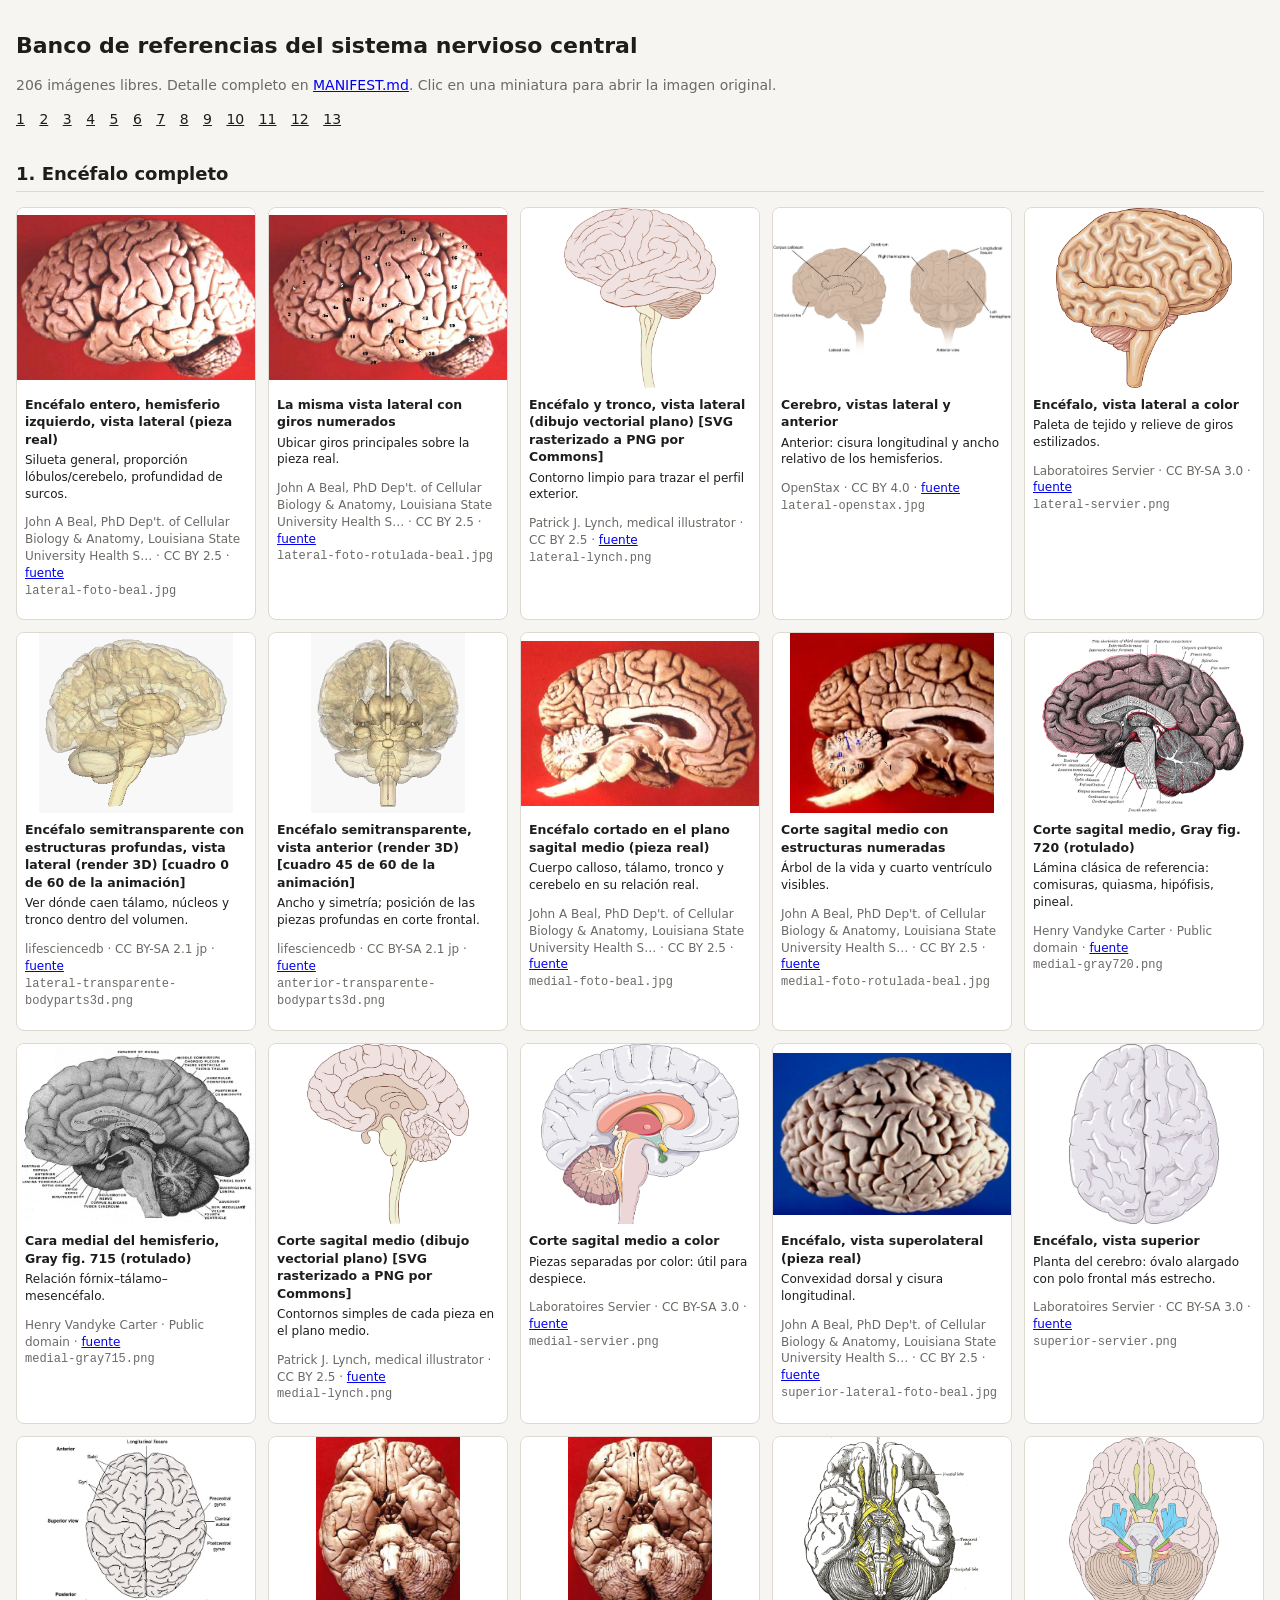
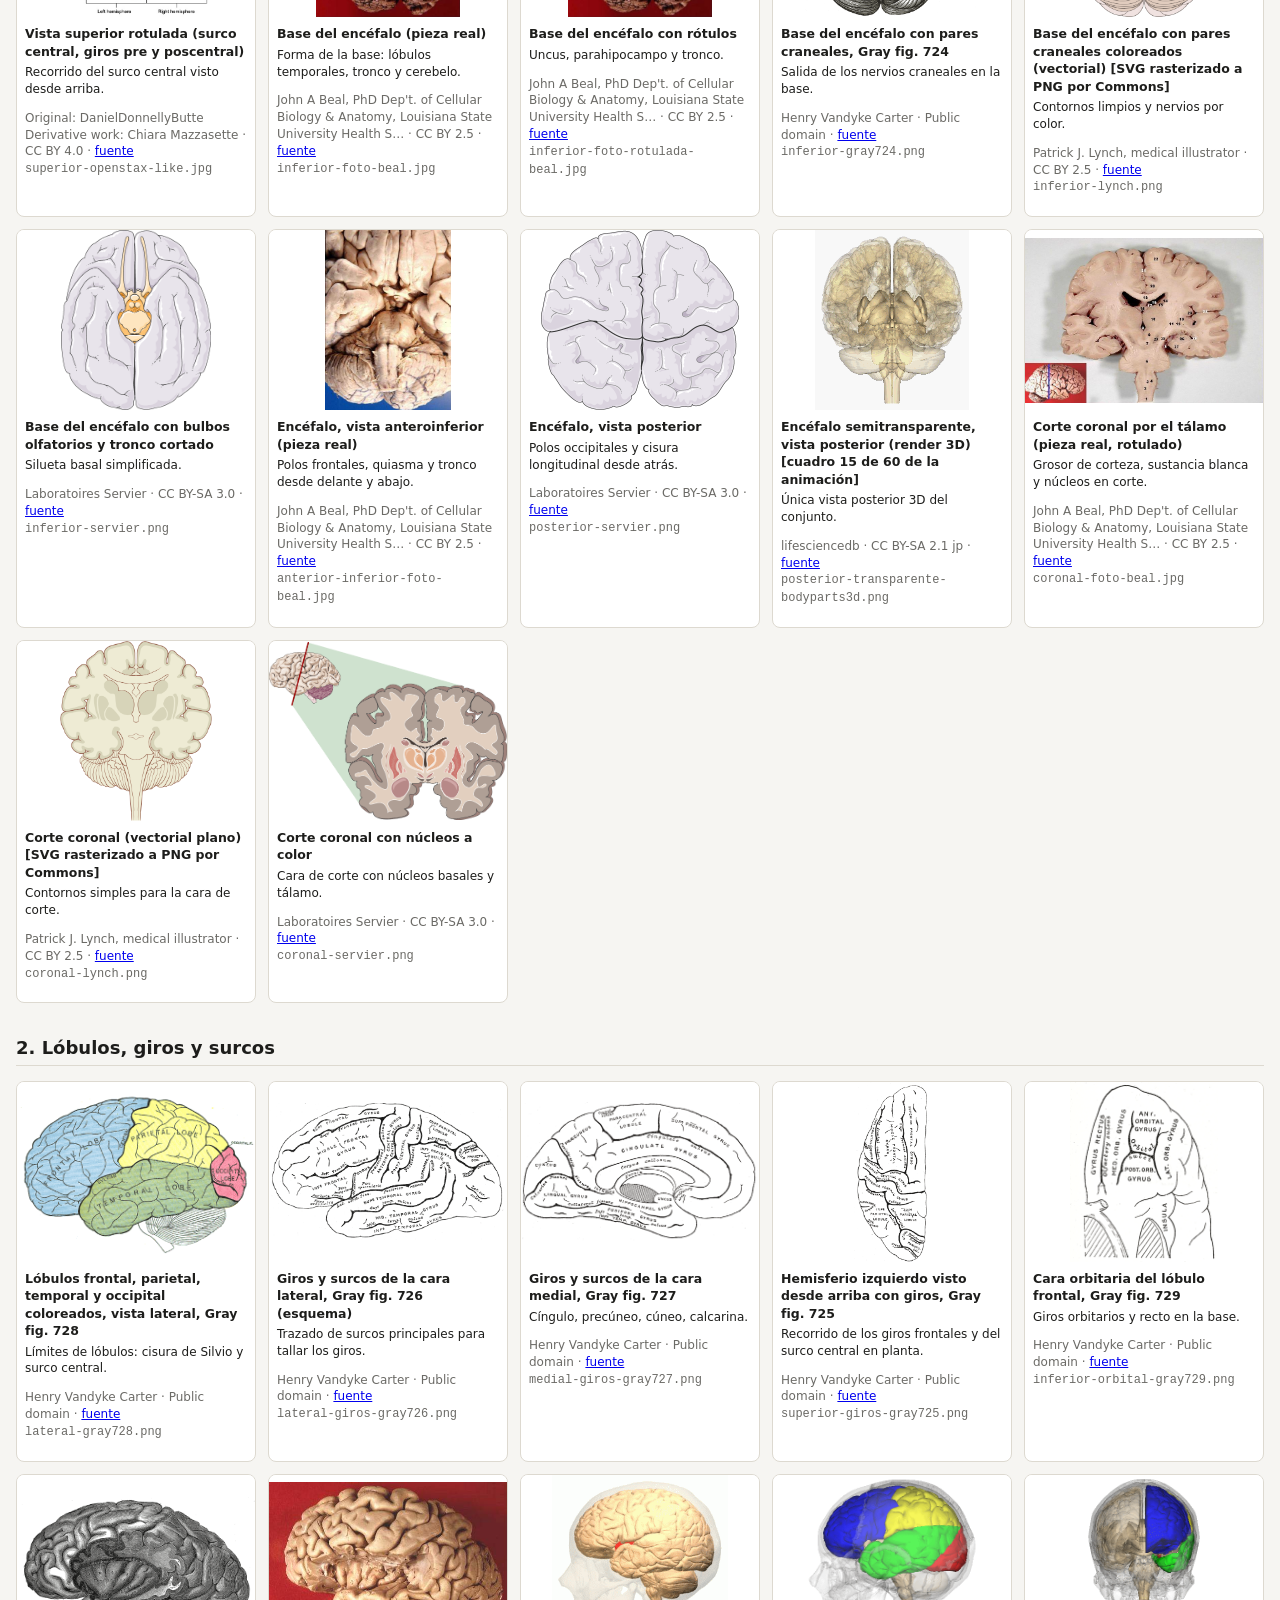
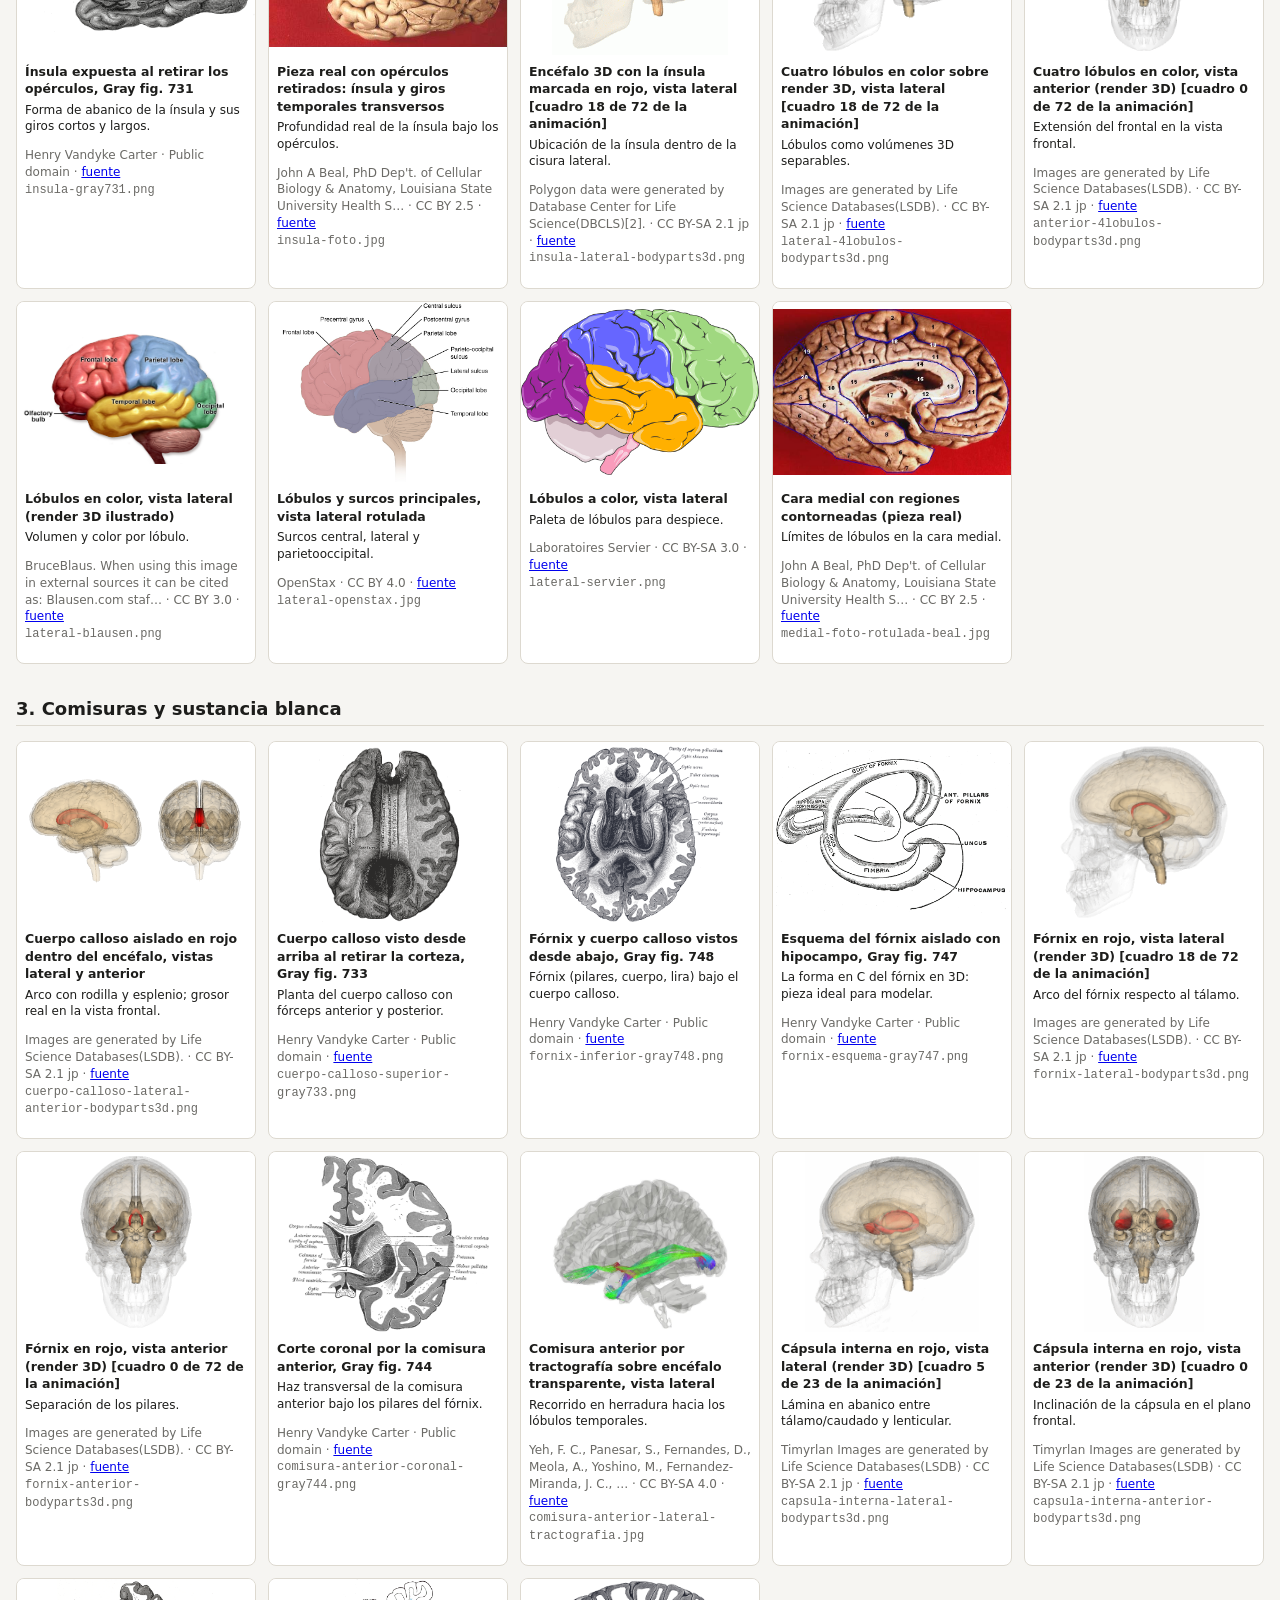
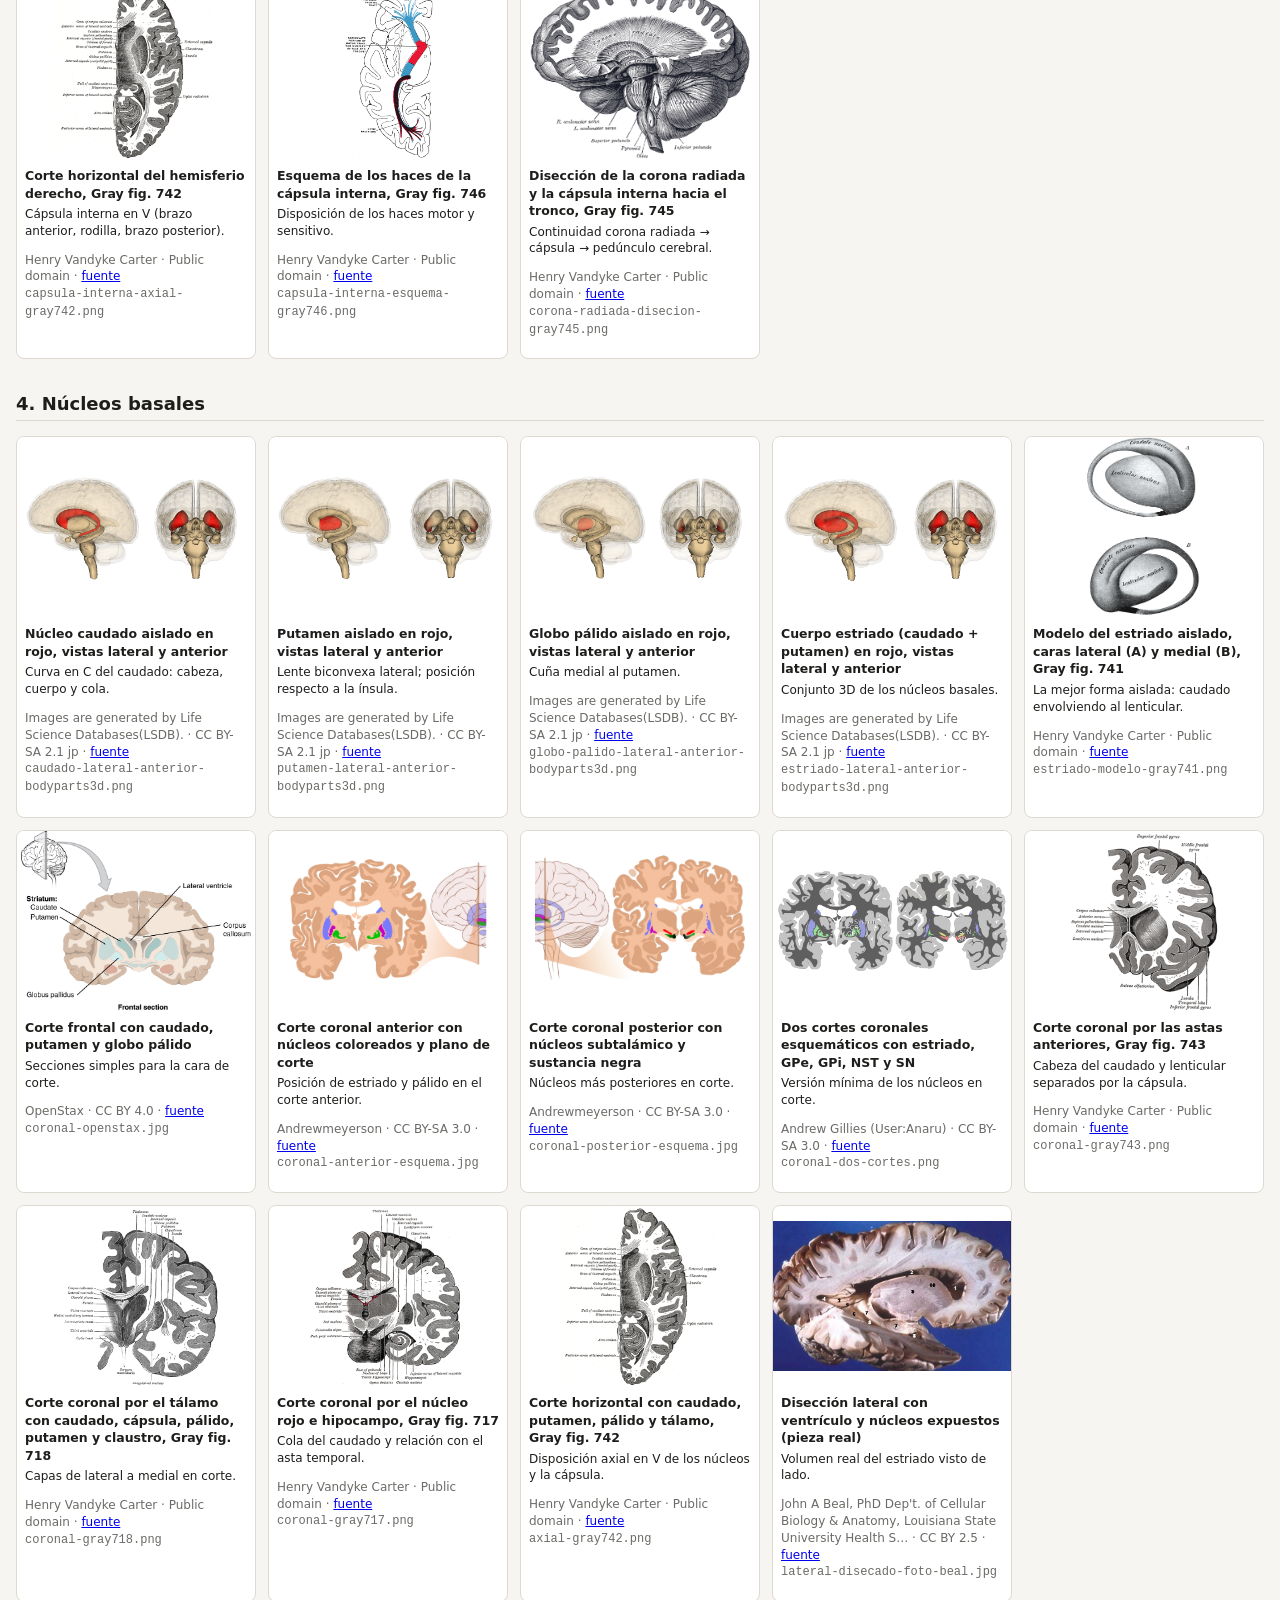
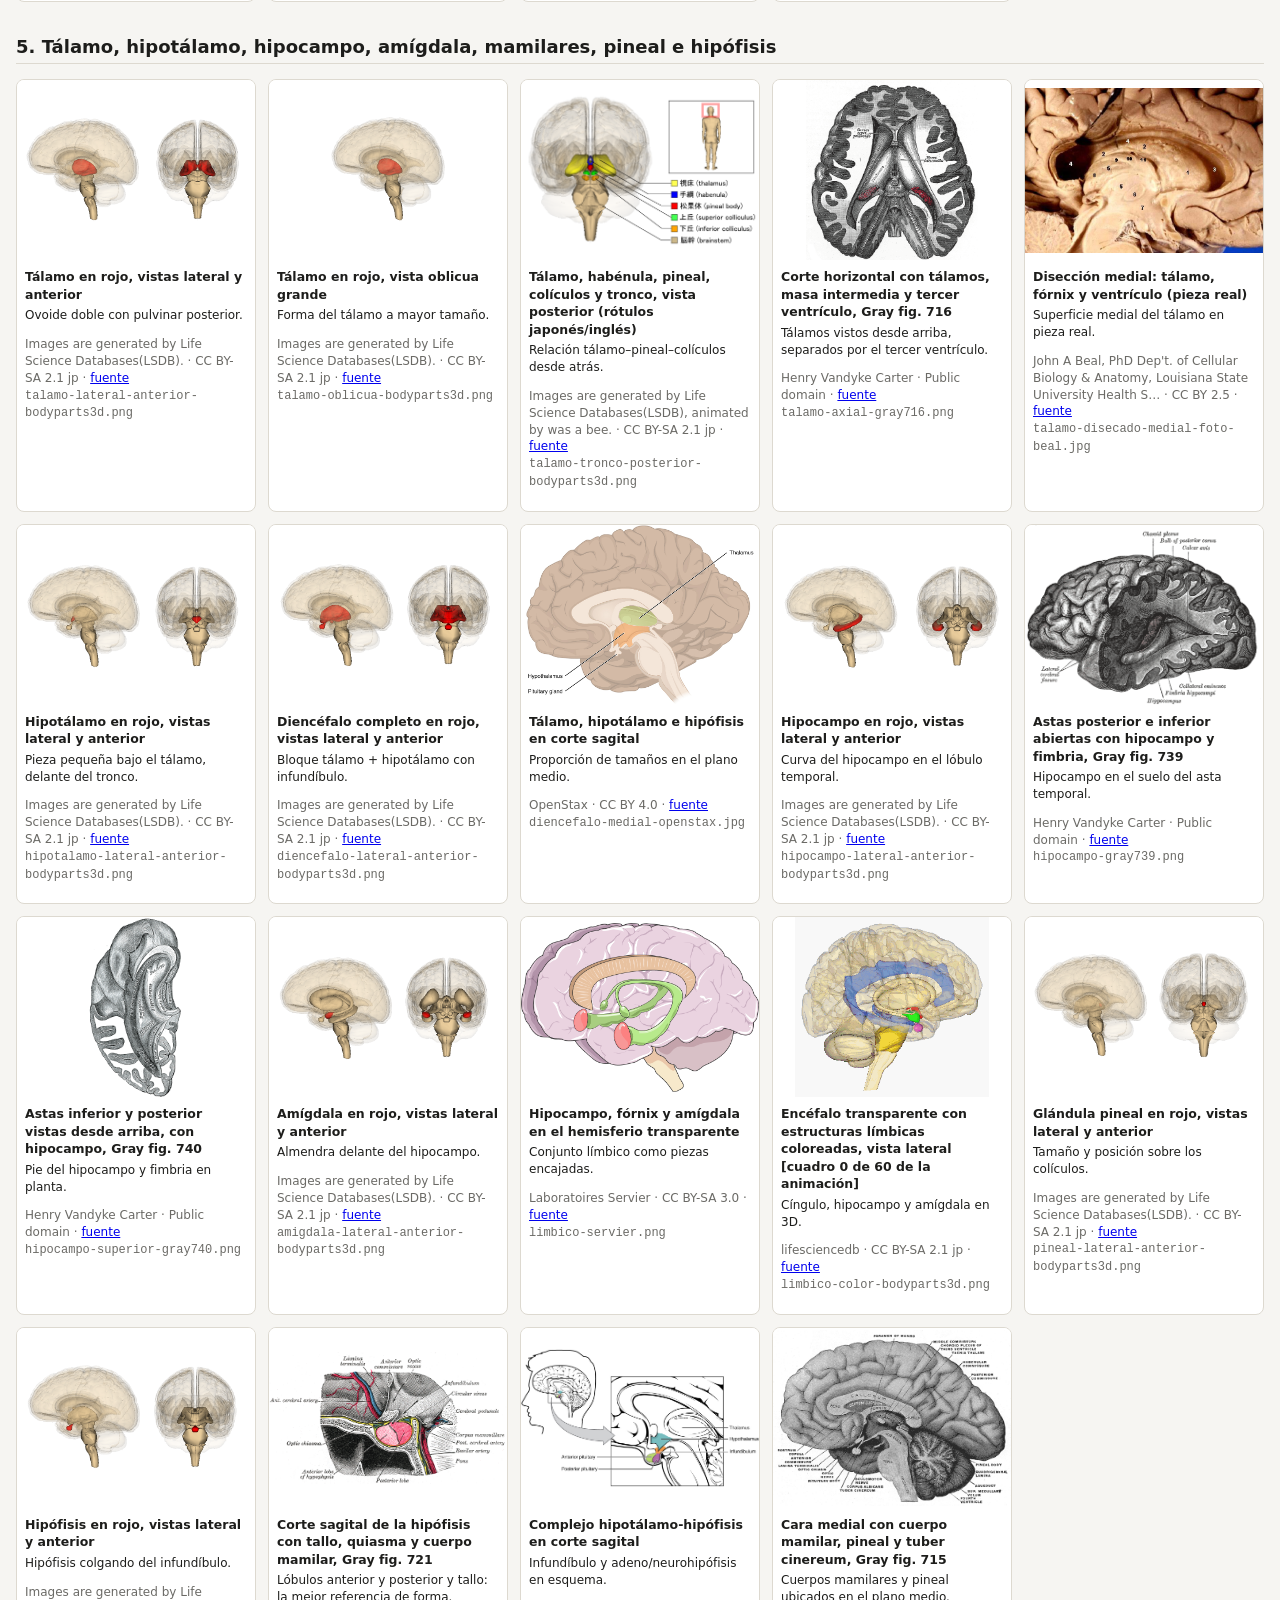
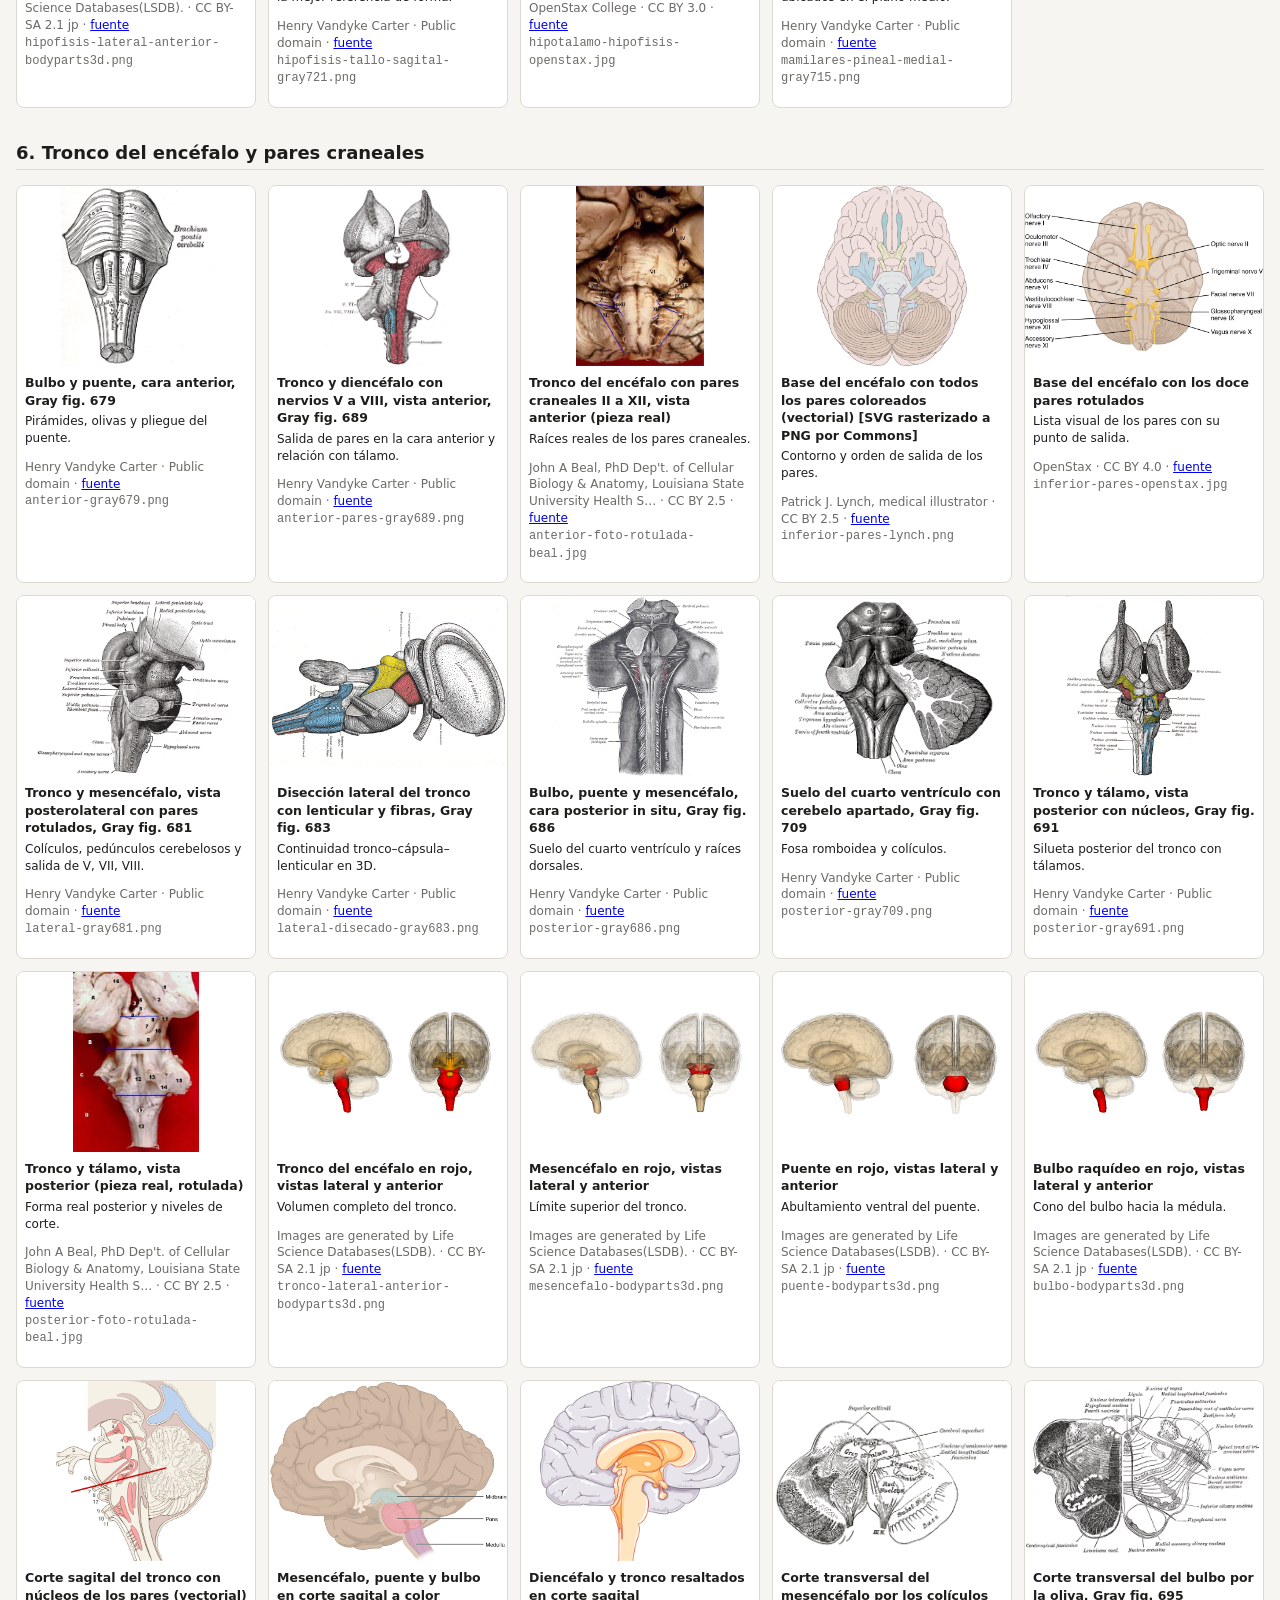
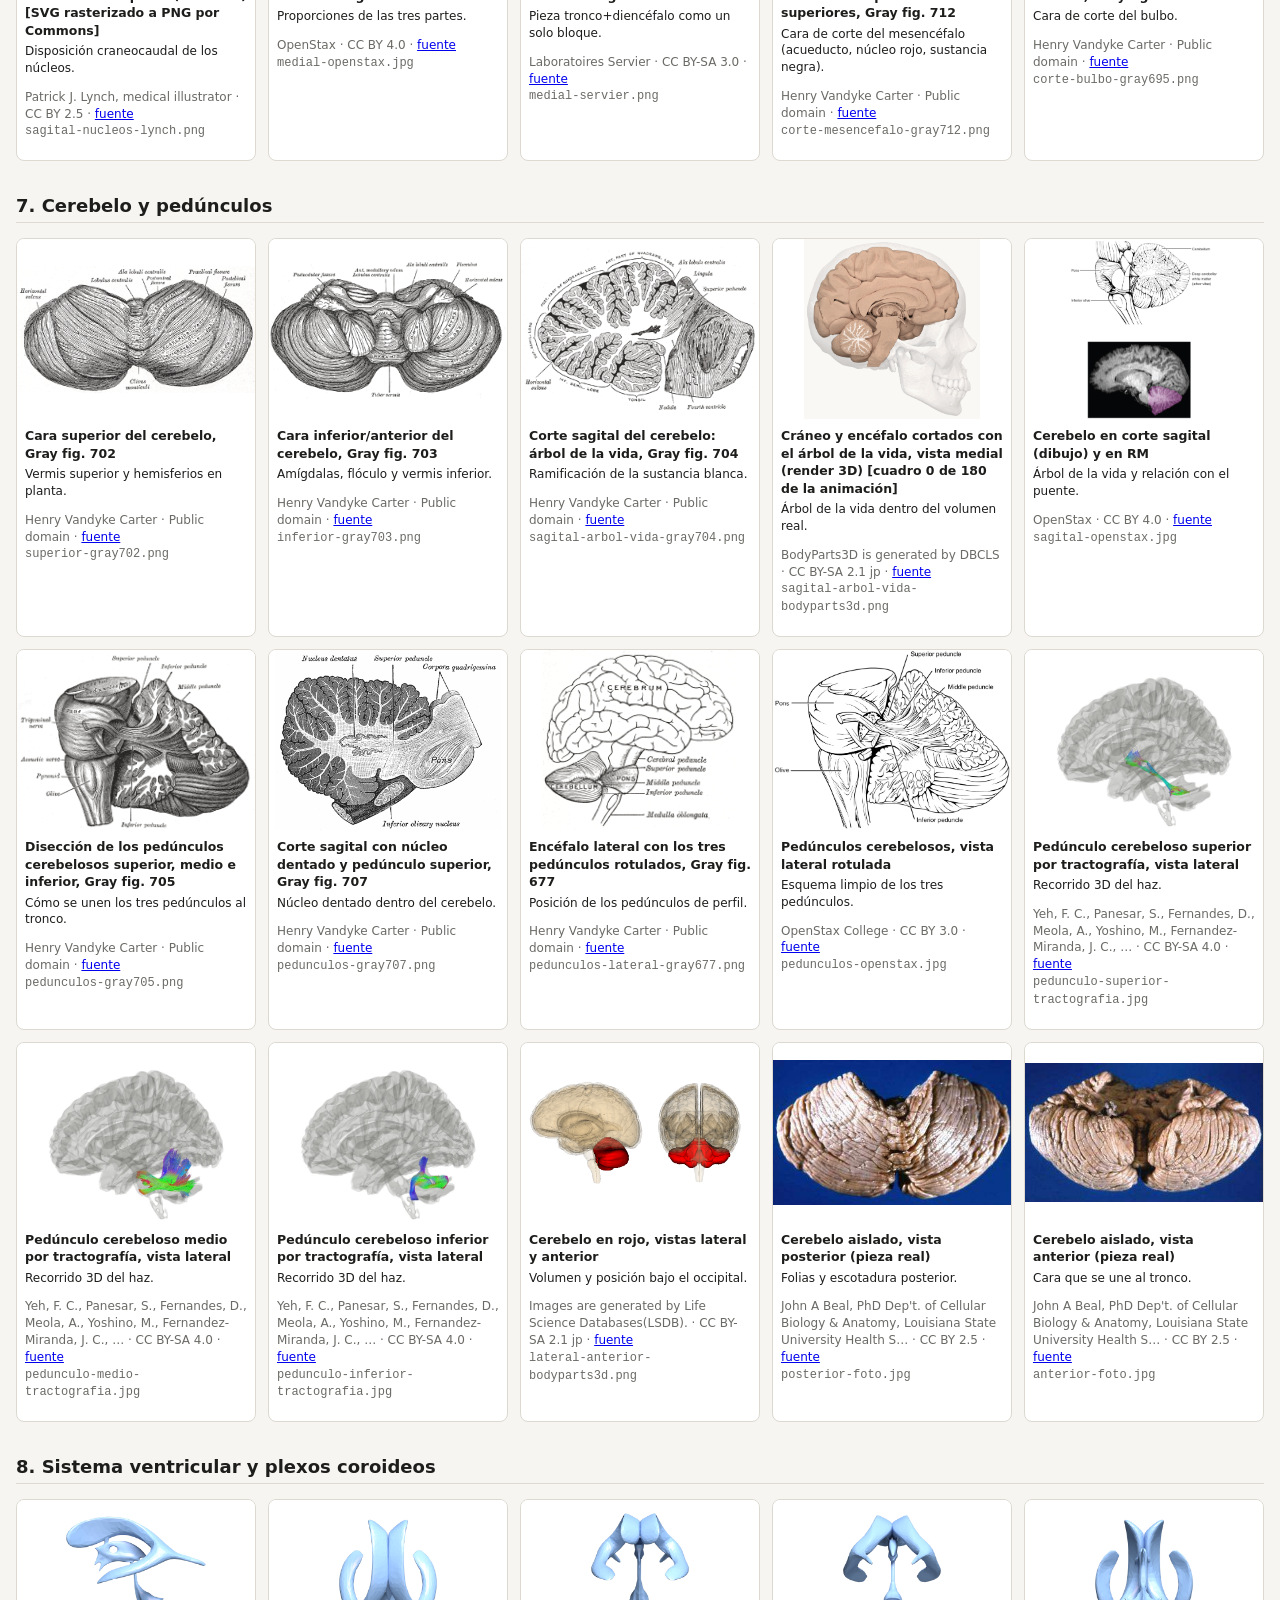
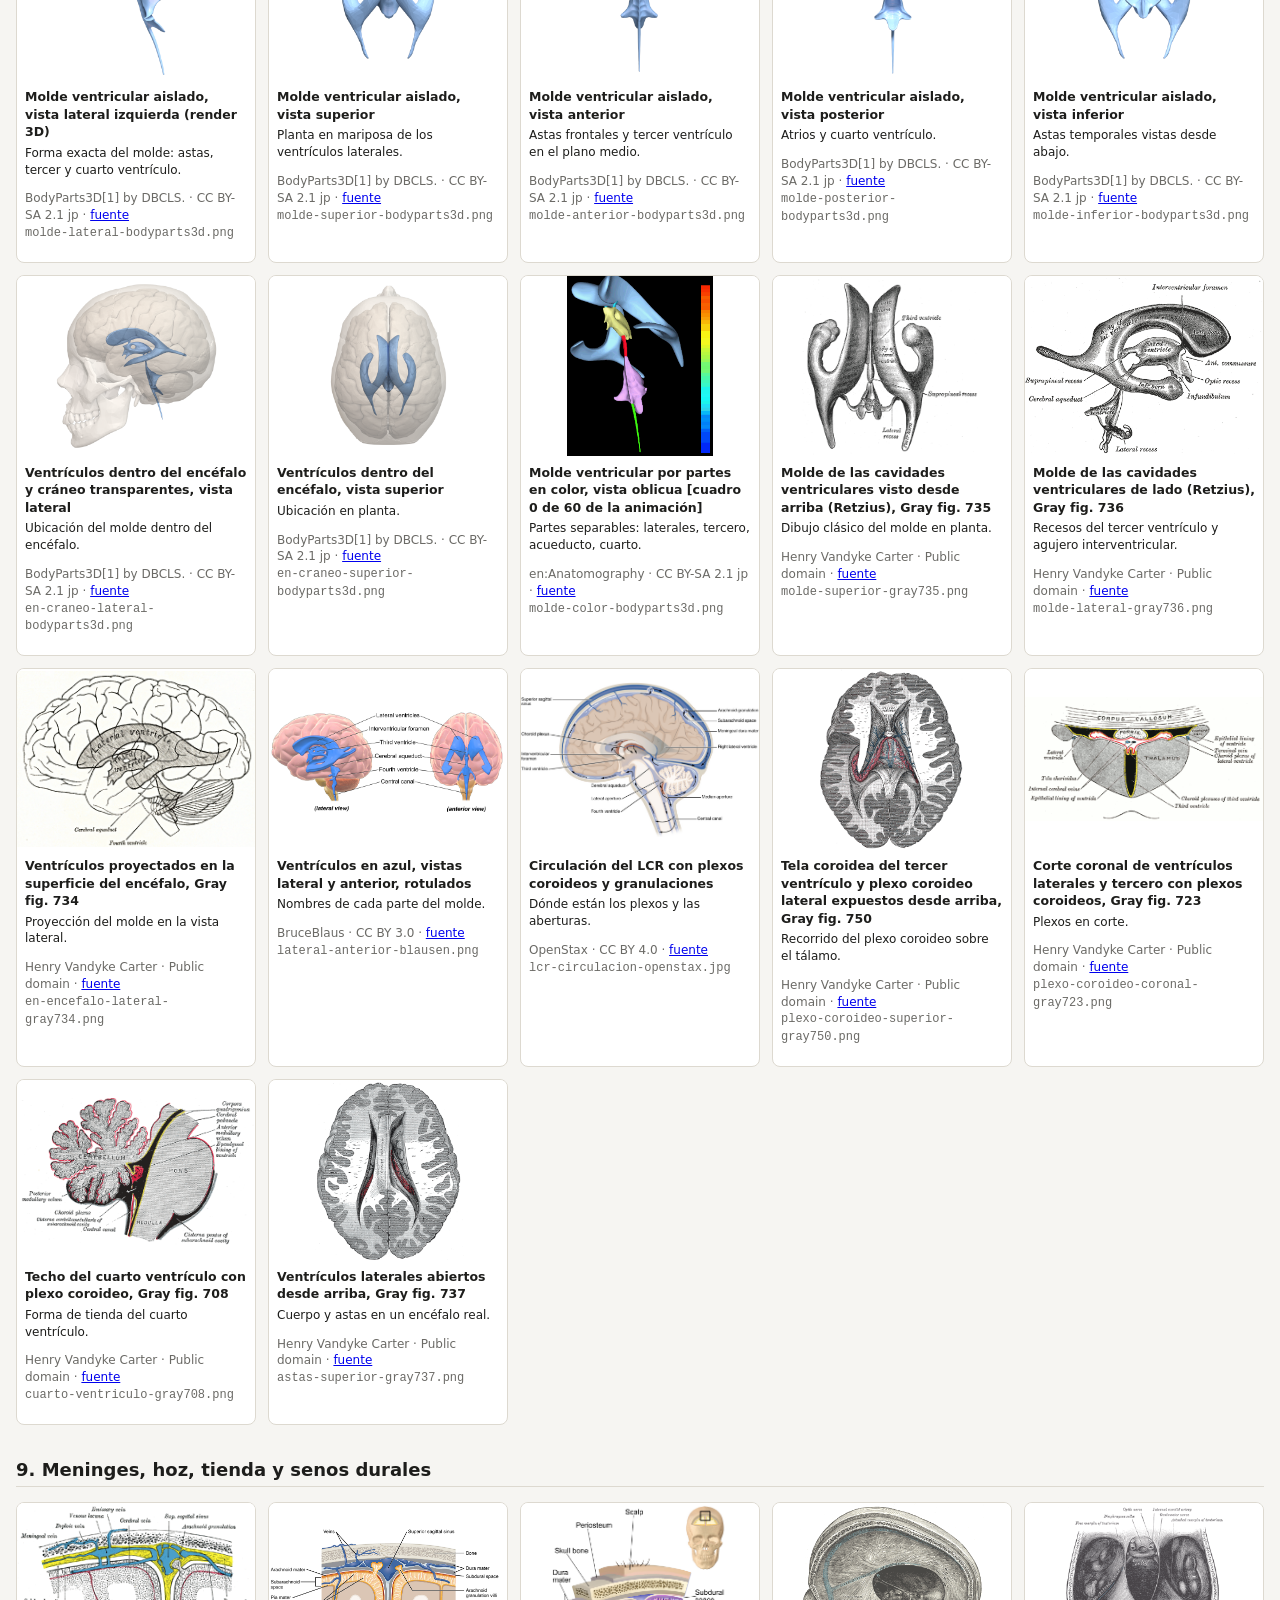
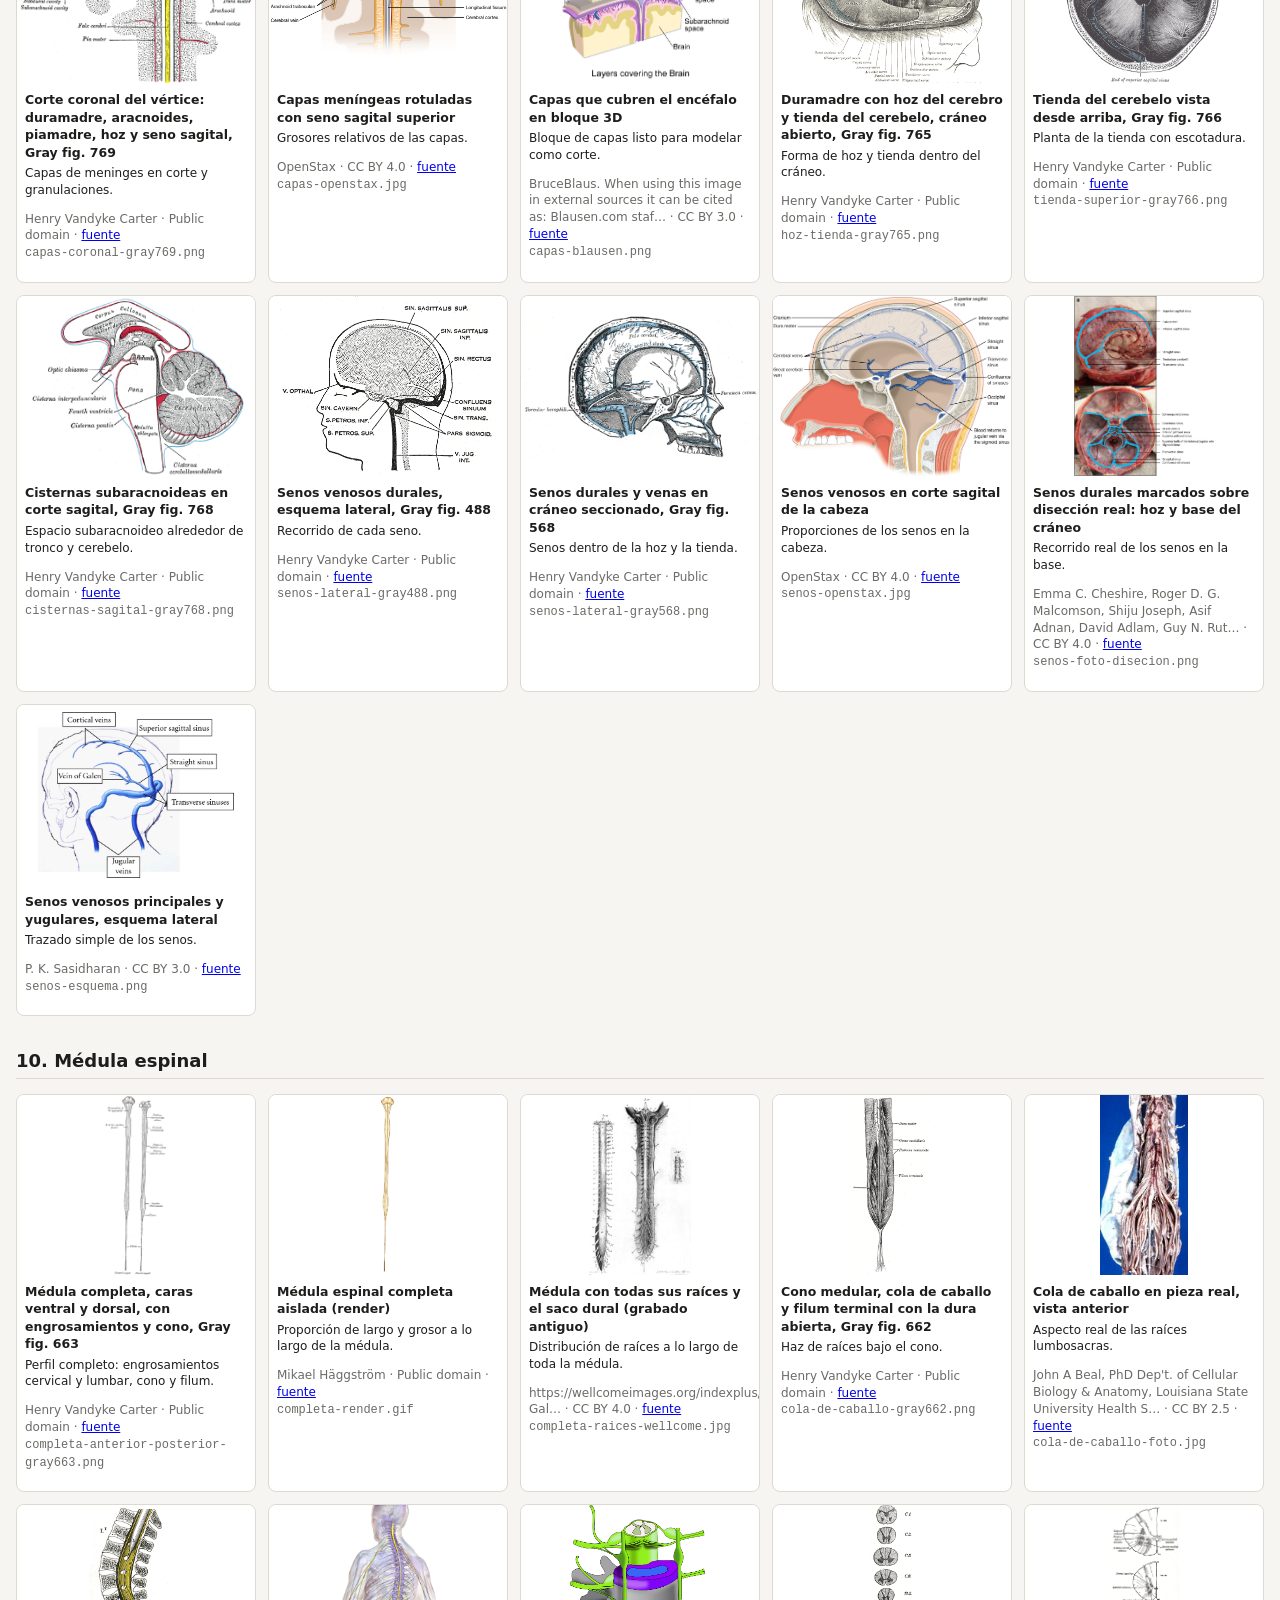
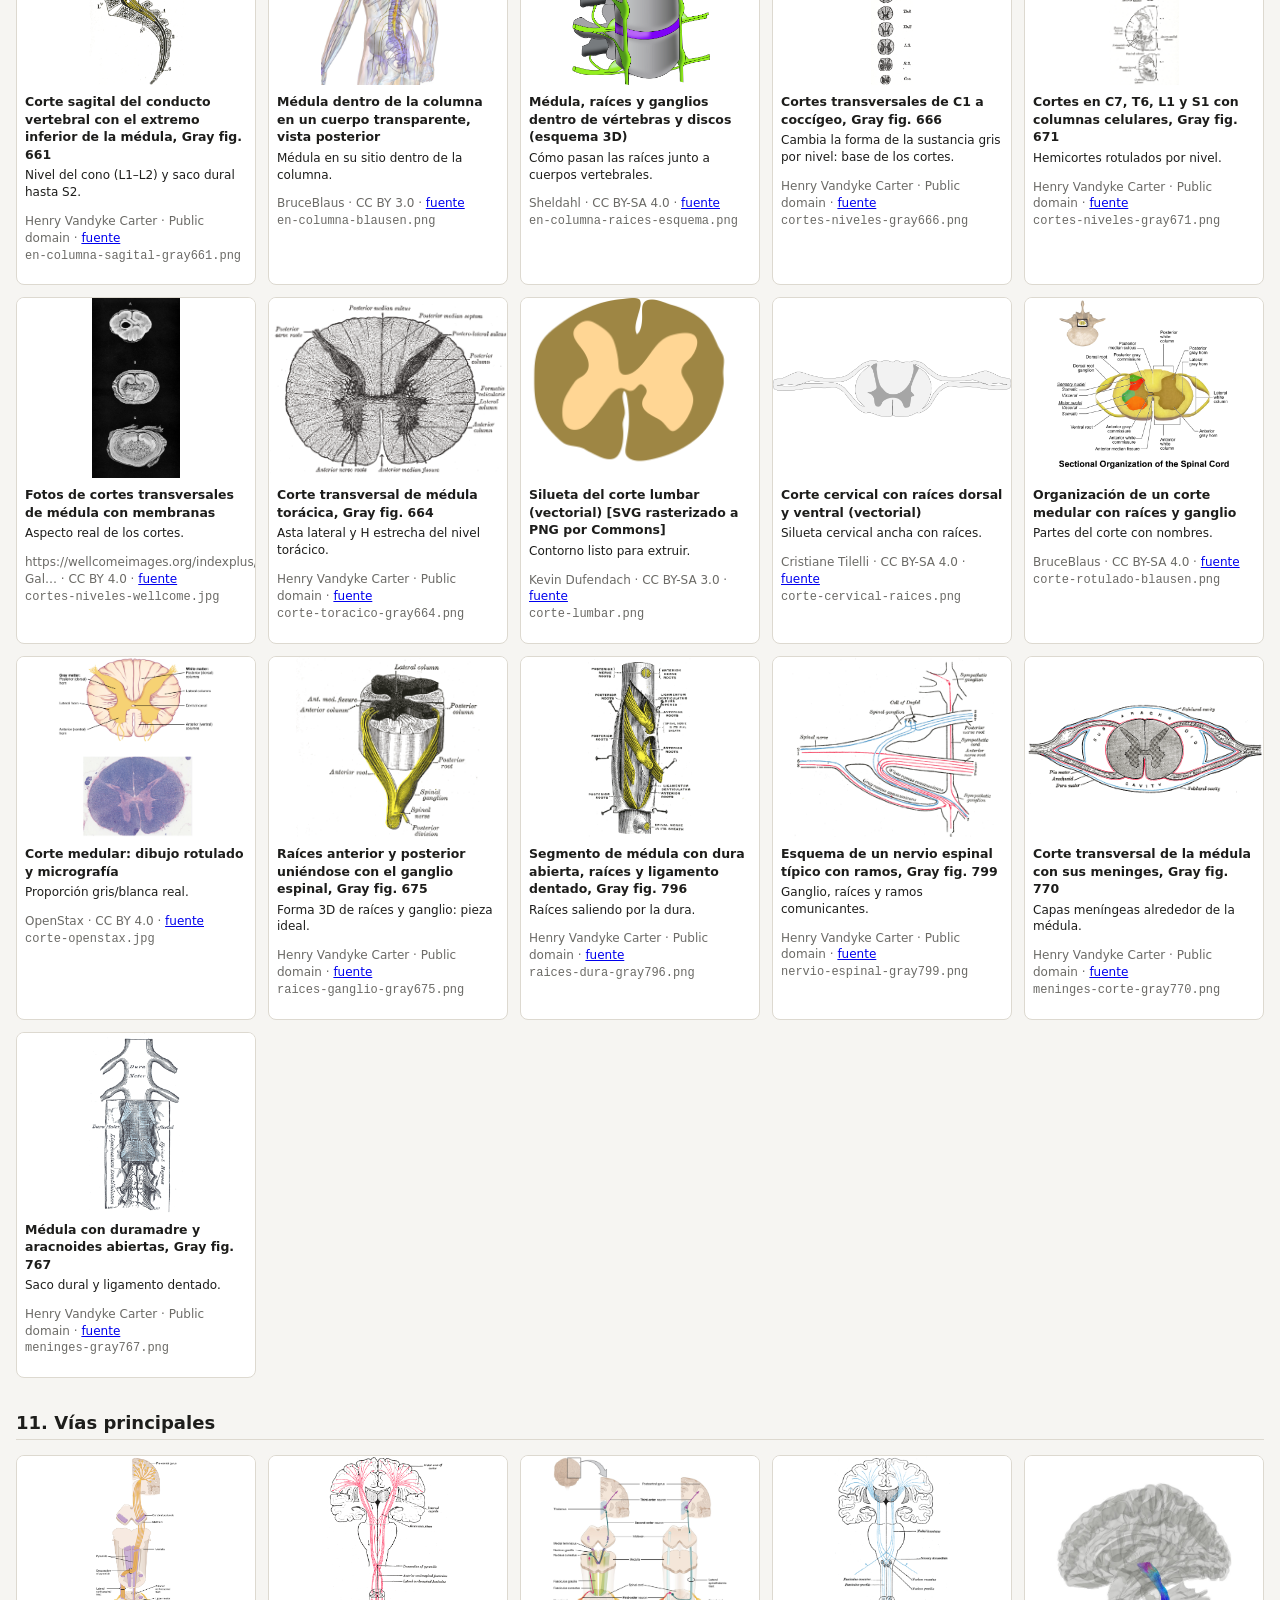
<file: referencias/index.html>
<!doctype html><html lang="es"><head><meta charset="utf-8"><meta name="viewport" content="width=device-width,initial-scale=1"><title>Referencias SNC</title><style>
:root{--bg:#f6f5f2;--fg:#1d1d1b;--mut:#6b6a66;--card:#fff;--line:#ddd9d0;--warn:#b3261e}@media (prefers-color-scheme:dark){:root{--bg:#171716;--fg:#ecebe7;--mut:#a3a19b;--card:#232321;--line:#3a3935;--warn:#ff8a80}}
body{margin:0;padding:16px;background:var(--bg);color:var(--fg);font:14px/1.4 system-ui,sans-serif}h1{font-size:22px}h2{margin-top:32px;font-size:18px;border-bottom:1px solid var(--line);padding-bottom:4px}nav a{margin-right:10px;color:inherit}
.g{display:grid;grid-template-columns:repeat(auto-fill,minmax(220px,1fr));gap:12px}.c{background:var(--card);border:1px solid var(--line);border-radius:8px;overflow:hidden;display:flex;flex-direction:column}.c a.i{display:block;background:#fff;height:180px}.c img{width:100%;height:180px;object-fit:contain}
.c div{padding:8px;font-size:12px}.c b{display:block;font-size:12.5px;margin-bottom:4px}.m{color:var(--mut)}.n{margin-top:4px}.priv{border:2px solid var(--warn)}.w{color:var(--warn);font-weight:700}</style></head><body>
<h1>Banco de referencias del sistema nervioso central</h1><p class="m">206 imágenes libres. Detalle completo en <a href="https://github.com/julianolarteramos/sistema-nervioso-central/blob/main/referencias/MANIFEST.md">MANIFEST.md</a>. Clic en una miniatura para abrir la imagen original.</p><nav>
<a href="#01-encefalo">1</a>
<a href="#02-lobulos">2</a>
<a href="#03-comisuras-sustancia-blanca">3</a>
<a href="#04-nucleos-basales">4</a>
<a href="#05-talamo-hipotalamo-limbico">5</a>
<a href="#06-tronco-encefalo">6</a>
<a href="#07-cerebelo">7</a>
<a href="#08-ventriculos">8</a>
<a href="#09-meninges">9</a>
<a href="#10-medula">10</a>
<a href="#11-vias">11</a>
<a href="#12-circulo-willis">12</a>
<a href="#13-modelos-aula">13</a>
</nav>
<h2 id="01-encefalo">1. Encéfalo completo</h2><div class="g"><div class="c"><a class="i" href="01-encefalo/lateral-foto-beal.jpg"><img loading="lazy" src="01-encefalo/lateral-foto-beal.jpg" alt="Encéfalo entero, hemisferio izquierdo, vista lateral (pieza real)"></a><div><b>Encéfalo entero, hemisferio izquierdo, vista lateral (pieza real)</b><span class="n">Silueta general, proporción lóbulos/cerebelo, profundidad de surcos.</span><p class="m">John A Beal, PhD Dep&#x27;t. of Cellular Biology &amp; Anatomy, Louisiana State University Health S… · CC BY 2.5 · <a href="https://commons.wikimedia.org/wiki/File:Human_brain_lateral_view.JPG">fuente</a><br><code>lateral-foto-beal.jpg</code></p></div></div><div class="c"><a class="i" href="01-encefalo/lateral-foto-rotulada-beal.jpg"><img loading="lazy" src="01-encefalo/lateral-foto-rotulada-beal.jpg" alt="La misma vista lateral con giros numerados"></a><div><b>La misma vista lateral con giros numerados</b><span class="n">Ubicar giros principales sobre la pieza real.</span><p class="m">John A Beal, PhD Dep&#x27;t. of Cellular Biology &amp; Anatomy, Louisiana State University Health S… · CC BY 2.5 · <a href="https://commons.wikimedia.org/wiki/File:Human_brain_lateral_view_description_2.JPG">fuente</a><br><code>lateral-foto-rotulada-beal.jpg</code></p></div></div><div class="c"><a class="i" href="01-encefalo/lateral-lynch.png"><img loading="lazy" src="01-encefalo/lateral-lynch.png" alt="Encéfalo y tronco, vista lateral (dibujo vectorial plano) [SVG rasterizado a PNG por Commons]"></a><div><b>Encéfalo y tronco, vista lateral (dibujo vectorial plano) [SVG rasterizado a PNG por Commons]</b><span class="n">Contorno limpio para trazar el perfil exterior.</span><p class="m">Patrick J. Lynch, medical illustrator · CC BY 2.5 · <a href="https://commons.wikimedia.org/wiki/File:Brain_human_lateral_view.svg">fuente</a><br><code>lateral-lynch.png</code></p></div></div><div class="c"><a class="i" href="01-encefalo/lateral-openstax.jpg"><img loading="lazy" src="01-encefalo/lateral-openstax.jpg" alt="Cerebro, vistas lateral y anterior"></a><div><b>Cerebro, vistas lateral y anterior</b><span class="n">Anterior: cisura longitudinal y ancho relativo de los hemisferios.</span><p class="m">OpenStax · CC BY 4.0 · <a href="https://commons.wikimedia.org/wiki/File:1305_CerebrumN.jpg">fuente</a><br><code>lateral-openstax.jpg</code></p></div></div><div class="c"><a class="i" href="01-encefalo/lateral-servier.png"><img loading="lazy" src="01-encefalo/lateral-servier.png" alt="Encéfalo, vista lateral a color"></a><div><b>Encéfalo, vista lateral a color</b><span class="n">Paleta de tejido y relieve de giros estilizados.</span><p class="m">Laboratoires Servier · CC BY-SA 3.0 · <a href="https://commons.wikimedia.org/wiki/File:Nervous_system_-_Brain_10_--_Smart-Servier.png">fuente</a><br><code>lateral-servier.png</code></p></div></div><div class="c"><a class="i" href="01-encefalo/lateral-transparente-bodyparts3d.png"><img loading="lazy" src="01-encefalo/lateral-transparente-bodyparts3d.png" alt="Encéfalo semitransparente con estructuras profundas, vista lateral (render 3D) [cuadro 0 de 60 de la animación]"></a><div><b>Encéfalo semitransparente con estructuras profundas, vista lateral (render 3D) [cuadro 0 de 60 de la animación]</b><span class="n">Ver dónde caen tálamo, núcleos y tronco dentro del volumen.</span><p class="m">lifesciencedb · CC BY-SA 2.1 jp · <a href="https://commons.wikimedia.org/wiki/File:Rotating_brain.gif">fuente</a><br><code>lateral-transparente-bodyparts3d.png</code></p></div></div><div class="c"><a class="i" href="01-encefalo/anterior-transparente-bodyparts3d.png"><img loading="lazy" src="01-encefalo/anterior-transparente-bodyparts3d.png" alt="Encéfalo semitransparente, vista anterior (render 3D) [cuadro 45 de 60 de la animación]"></a><div><b>Encéfalo semitransparente, vista anterior (render 3D) [cuadro 45 de 60 de la animación]</b><span class="n">Ancho y simetría; posición de las piezas profundas en corte frontal.</span><p class="m">lifesciencedb · CC BY-SA 2.1 jp · <a href="https://commons.wikimedia.org/wiki/File:Rotating_brain.gif">fuente</a><br><code>anterior-transparente-bodyparts3d.png</code></p></div></div><div class="c"><a class="i" href="01-encefalo/medial-foto-beal.jpg"><img loading="lazy" src="01-encefalo/medial-foto-beal.jpg" alt="Encéfalo cortado en el plano sagital medio (pieza real)"></a><div><b>Encéfalo cortado en el plano sagital medio (pieza real)</b><span class="n">Cuerpo calloso, tálamo, tronco y cerebelo en su relación real.</span><p class="m">John A Beal, PhD Dep&#x27;t. of Cellular Biology &amp; Anatomy, Louisiana State University Health S… · CC BY 2.5 · <a href="https://commons.wikimedia.org/wiki/File:Human_brain_midsagittal_cut.JPG">fuente</a><br><code>medial-foto-beal.jpg</code></p></div></div><div class="c"><a class="i" href="01-encefalo/medial-foto-rotulada-beal.jpg"><img loading="lazy" src="01-encefalo/medial-foto-rotulada-beal.jpg" alt="Corte sagital medio con estructuras numeradas"></a><div><b>Corte sagital medio con estructuras numeradas</b><span class="n">Árbol de la vida y cuarto ventrículo visibles.</span><p class="m">John A Beal, PhD Dep&#x27;t. of Cellular Biology &amp; Anatomy, Louisiana State University Health S… · CC BY 2.5 · <a href="https://commons.wikimedia.org/wiki/File:Human_brain_midsagittal_view_description.JPG">fuente</a><br><code>medial-foto-rotulada-beal.jpg</code></p></div></div><div class="c"><a class="i" href="01-encefalo/medial-gray720.png"><img loading="lazy" src="01-encefalo/medial-gray720.png" alt="Corte sagital medio, Gray fig. 720 (rotulado)"></a><div><b>Corte sagital medio, Gray fig. 720 (rotulado)</b><span class="n">Lámina clásica de referencia: comisuras, quiasma, hipófisis, pineal.</span><p class="m">Henry Vandyke Carter · Public domain · <a href="https://commons.wikimedia.org/wiki/File:Gray720.png">fuente</a><br><code>medial-gray720.png</code></p></div></div><div class="c"><a class="i" href="01-encefalo/medial-gray715.png"><img loading="lazy" src="01-encefalo/medial-gray715.png" alt="Cara medial del hemisferio, Gray fig. 715 (rotulado)"></a><div><b>Cara medial del hemisferio, Gray fig. 715 (rotulado)</b><span class="n">Relación fórnix–tálamo–mesencéfalo.</span><p class="m">Henry Vandyke Carter · Public domain · <a href="https://commons.wikimedia.org/wiki/File:Gray715.png">fuente</a><br><code>medial-gray715.png</code></p></div></div><div class="c"><a class="i" href="01-encefalo/medial-lynch.png"><img loading="lazy" src="01-encefalo/medial-lynch.png" alt="Corte sagital medio (dibujo vectorial plano) [SVG rasterizado a PNG por Commons]"></a><div><b>Corte sagital medio (dibujo vectorial plano) [SVG rasterizado a PNG por Commons]</b><span class="n">Contornos simples de cada pieza en el plano medio.</span><p class="m">Patrick J. Lynch, medical illustrator · CC BY 2.5 · <a href="https://commons.wikimedia.org/wiki/File:Brain_human_sagittal_section.svg">fuente</a><br><code>medial-lynch.png</code></p></div></div><div class="c"><a class="i" href="01-encefalo/medial-servier.png"><img loading="lazy" src="01-encefalo/medial-servier.png" alt="Corte sagital medio a color"></a><div><b>Corte sagital medio a color</b><span class="n">Piezas separadas por color: útil para despiece.</span><p class="m">Laboratoires Servier · CC BY-SA 3.0 · <a href="https://commons.wikimedia.org/wiki/File:Nervous_system_-_Brain_1_--_Smart-Servier.png">fuente</a><br><code>medial-servier.png</code></p></div></div><div class="c"><a class="i" href="01-encefalo/superior-lateral-foto-beal.jpg"><img loading="lazy" src="01-encefalo/superior-lateral-foto-beal.jpg" alt="Encéfalo, vista superolateral (pieza real)"></a><div><b>Encéfalo, vista superolateral (pieza real)</b><span class="n">Convexidad dorsal y cisura longitudinal.</span><p class="m">John A Beal, PhD Dep&#x27;t. of Cellular Biology &amp; Anatomy, Louisiana State University Health S… · CC BY 2.5 · <a href="https://commons.wikimedia.org/wiki/File:Human_brain_superior-lateral_view.JPG">fuente</a><br><code>superior-lateral-foto-beal.jpg</code></p></div></div><div class="c"><a class="i" href="01-encefalo/superior-servier.png"><img loading="lazy" src="01-encefalo/superior-servier.png" alt="Encéfalo, vista superior"></a><div><b>Encéfalo, vista superior</b><span class="n">Planta del cerebro: óvalo alargado con polo frontal más estrecho.</span><p class="m">Laboratoires Servier · CC BY-SA 3.0 · <a href="https://commons.wikimedia.org/wiki/File:Nervous_system_-_Brain_5_--_Smart-Servier.png">fuente</a><br><code>superior-servier.png</code></p></div></div><div class="c"><a class="i" href="01-encefalo/superior-openstax-like.jpg"><img loading="lazy" src="01-encefalo/superior-openstax-like.jpg" alt="Vista superior rotulada (surco central, giros pre y poscentral)"></a><div><b>Vista superior rotulada (surco central, giros pre y poscentral)</b><span class="n">Recorrido del surco central visto desde arriba.</span><p class="m">Original: DanielDonnellyButte Derivative work: Chiara Mazzasette · CC BY 4.0 · <a href="https://commons.wikimedia.org/wiki/File:Superior_View_of_the_Brain.jpg">fuente</a><br><code>superior-openstax-like.jpg</code></p></div></div><div class="c"><a class="i" href="01-encefalo/inferior-foto-beal.jpg"><img loading="lazy" src="01-encefalo/inferior-foto-beal.jpg" alt="Base del encéfalo (pieza real)"></a><div><b>Base del encéfalo (pieza real)</b><span class="n">Forma de la base: lóbulos temporales, tronco y cerebelo.</span><p class="m">John A Beal, PhD Dep&#x27;t. of Cellular Biology &amp; Anatomy, Louisiana State University Health S… · CC BY 2.5 · <a href="https://commons.wikimedia.org/wiki/File:Human_brain_inferior_view.JPG">fuente</a><br><code>inferior-foto-beal.jpg</code></p></div></div><div class="c"><a class="i" href="01-encefalo/inferior-foto-rotulada-beal.jpg"><img loading="lazy" src="01-encefalo/inferior-foto-rotulada-beal.jpg" alt="Base del encéfalo con rótulos"></a><div><b>Base del encéfalo con rótulos</b><span class="n">Uncus, parahipocampo y tronco.</span><p class="m">John A Beal, PhD Dep&#x27;t. of Cellular Biology &amp; Anatomy, Louisiana State University Health S… · CC BY 2.5 · <a href="https://commons.wikimedia.org/wiki/File:Human_brain_inferior_view_description_2.JPG">fuente</a><br><code>inferior-foto-rotulada-beal.jpg</code></p></div></div><div class="c"><a class="i" href="01-encefalo/inferior-gray724.png"><img loading="lazy" src="01-encefalo/inferior-gray724.png" alt="Base del encéfalo con pares craneales, Gray fig. 724"></a><div><b>Base del encéfalo con pares craneales, Gray fig. 724</b><span class="n">Salida de los nervios craneales en la base.</span><p class="m">Henry Vandyke Carter · Public domain · <a href="https://commons.wikimedia.org/wiki/File:Gray724.png">fuente</a><br><code>inferior-gray724.png</code></p></div></div><div class="c"><a class="i" href="01-encefalo/inferior-lynch.png"><img loading="lazy" src="01-encefalo/inferior-lynch.png" alt="Base del encéfalo con pares craneales coloreados (vectorial) [SVG rasterizado a PNG por Commons]"></a><div><b>Base del encéfalo con pares craneales coloreados (vectorial) [SVG rasterizado a PNG por Commons]</b><span class="n">Contornos limpios y nervios por color.</span><p class="m">Patrick J. Lynch, medical illustrator · CC BY 2.5 · <a href="https://commons.wikimedia.org/wiki/File:Brain_human_normal_inferior_view.svg">fuente</a><br><code>inferior-lynch.png</code></p></div></div><div class="c"><a class="i" href="01-encefalo/inferior-servier.png"><img loading="lazy" src="01-encefalo/inferior-servier.png" alt="Base del encéfalo con bulbos olfatorios y tronco cortado"></a><div><b>Base del encéfalo con bulbos olfatorios y tronco cortado</b><span class="n">Silueta basal simplificada.</span><p class="m">Laboratoires Servier · CC BY-SA 3.0 · <a href="https://commons.wikimedia.org/wiki/File:Nervous_system_-_Brain_7_--_Smart-Servier.png">fuente</a><br><code>inferior-servier.png</code></p></div></div><div class="c"><a class="i" href="01-encefalo/anterior-inferior-foto-beal.jpg"><img loading="lazy" src="01-encefalo/anterior-inferior-foto-beal.jpg" alt="Encéfalo, vista anteroinferior (pieza real)"></a><div><b>Encéfalo, vista anteroinferior (pieza real)</b><span class="n">Polos frontales, quiasma y tronco desde delante y abajo.</span><p class="m">John A Beal, PhD Dep&#x27;t. of Cellular Biology &amp; Anatomy, Louisiana State University Health S… · CC BY 2.5 · <a href="https://commons.wikimedia.org/wiki/File:Human_brain_anterior-inferior_view.JPG">fuente</a><br><code>anterior-inferior-foto-beal.jpg</code></p></div></div><div class="c"><a class="i" href="01-encefalo/posterior-servier.png"><img loading="lazy" src="01-encefalo/posterior-servier.png" alt="Encéfalo, vista posterior"></a><div><b>Encéfalo, vista posterior</b><span class="n">Polos occipitales y cisura longitudinal desde atrás.</span><p class="m">Laboratoires Servier · CC BY-SA 3.0 · <a href="https://commons.wikimedia.org/wiki/File:Nervous_system_-_Brain_8_--_Smart-Servier.png">fuente</a><br><code>posterior-servier.png</code></p></div></div><div class="c"><a class="i" href="01-encefalo/posterior-transparente-bodyparts3d.png"><img loading="lazy" src="01-encefalo/posterior-transparente-bodyparts3d.png" alt="Encéfalo semitransparente, vista posterior (render 3D) [cuadro 15 de 60 de la animación]"></a><div><b>Encéfalo semitransparente, vista posterior (render 3D) [cuadro 15 de 60 de la animación]</b><span class="n">Única vista posterior 3D del conjunto.</span><p class="m">lifesciencedb · CC BY-SA 2.1 jp · <a href="https://commons.wikimedia.org/wiki/File:Rotating_brain.gif">fuente</a><br><code>posterior-transparente-bodyparts3d.png</code></p></div></div><div class="c"><a class="i" href="01-encefalo/coronal-foto-beal.jpg"><img loading="lazy" src="01-encefalo/coronal-foto-beal.jpg" alt="Corte coronal por el tálamo (pieza real, rotulado)"></a><div><b>Corte coronal por el tálamo (pieza real, rotulado)</b><span class="n">Grosor de corteza, sustancia blanca y núcleos en corte.</span><p class="m">John A Beal, PhD Dep&#x27;t. of Cellular Biology &amp; Anatomy, Louisiana State University Health S… · CC BY 2.5 · <a href="https://commons.wikimedia.org/wiki/File:Human_brain_frontal_(coronal)_section_description_2.JPG">fuente</a><br><code>coronal-foto-beal.jpg</code></p></div></div><div class="c"><a class="i" href="01-encefalo/coronal-lynch.png"><img loading="lazy" src="01-encefalo/coronal-lynch.png" alt="Corte coronal (vectorial plano) [SVG rasterizado a PNG por Commons]"></a><div><b>Corte coronal (vectorial plano) [SVG rasterizado a PNG por Commons]</b><span class="n">Contornos simples para la cara de corte.</span><p class="m">Patrick J. Lynch, medical illustrator · CC BY 2.5 · <a href="https://commons.wikimedia.org/wiki/File:Brain_human_coronal_section.svg">fuente</a><br><code>coronal-lynch.png</code></p></div></div><div class="c"><a class="i" href="01-encefalo/coronal-servier.png"><img loading="lazy" src="01-encefalo/coronal-servier.png" alt="Corte coronal con núcleos a color"></a><div><b>Corte coronal con núcleos a color</b><span class="n">Cara de corte con núcleos basales y tálamo.</span><p class="m">Laboratoires Servier · CC BY-SA 3.0 · <a href="https://commons.wikimedia.org/wiki/File:Nervous_system_-_Brain_sections_--_Smart-Servier.png">fuente</a><br><code>coronal-servier.png</code></p></div></div></div>
<h2 id="02-lobulos">2. Lóbulos, giros y surcos</h2><div class="g"><div class="c"><a class="i" href="02-lobulos/lateral-gray728.png"><img loading="lazy" src="02-lobulos/lateral-gray728.png" alt="Lóbulos frontal, parietal, temporal y occipital coloreados, vista lateral, Gray fig. 728"></a><div><b>Lóbulos frontal, parietal, temporal y occipital coloreados, vista lateral, Gray fig. 728</b><span class="n">Límites de lóbulos: cisura de Silvio y surco central.</span><p class="m">Henry Vandyke Carter · Public domain · <a href="https://commons.wikimedia.org/wiki/File:Gray728.png">fuente</a><br><code>lateral-gray728.png</code></p></div></div><div class="c"><a class="i" href="02-lobulos/lateral-giros-gray726.png"><img loading="lazy" src="02-lobulos/lateral-giros-gray726.png" alt="Giros y surcos de la cara lateral, Gray fig. 726 (esquema)"></a><div><b>Giros y surcos de la cara lateral, Gray fig. 726 (esquema)</b><span class="n">Trazado de surcos principales para tallar los giros.</span><p class="m">Henry Vandyke Carter · Public domain · <a href="https://commons.wikimedia.org/wiki/File:Gray726.png">fuente</a><br><code>lateral-giros-gray726.png</code></p></div></div><div class="c"><a class="i" href="02-lobulos/medial-giros-gray727.png"><img loading="lazy" src="02-lobulos/medial-giros-gray727.png" alt="Giros y surcos de la cara medial, Gray fig. 727"></a><div><b>Giros y surcos de la cara medial, Gray fig. 727</b><span class="n">Cíngulo, precúneo, cúneo, calcarina.</span><p class="m">Henry Vandyke Carter · Public domain · <a href="https://commons.wikimedia.org/wiki/File:Gray727.png">fuente</a><br><code>medial-giros-gray727.png</code></p></div></div><div class="c"><a class="i" href="02-lobulos/superior-giros-gray725.png"><img loading="lazy" src="02-lobulos/superior-giros-gray725.png" alt="Hemisferio izquierdo visto desde arriba con giros, Gray fig. 725"></a><div><b>Hemisferio izquierdo visto desde arriba con giros, Gray fig. 725</b><span class="n">Recorrido de los giros frontales y del surco central en planta.</span><p class="m">Henry Vandyke Carter · Public domain · <a href="https://commons.wikimedia.org/wiki/File:Gray725.png">fuente</a><br><code>superior-giros-gray725.png</code></p></div></div><div class="c"><a class="i" href="02-lobulos/inferior-orbital-gray729.png"><img loading="lazy" src="02-lobulos/inferior-orbital-gray729.png" alt="Cara orbitaria del lóbulo frontal, Gray fig. 729"></a><div><b>Cara orbitaria del lóbulo frontal, Gray fig. 729</b><span class="n">Giros orbitarios y recto en la base.</span><p class="m">Henry Vandyke Carter · Public domain · <a href="https://commons.wikimedia.org/wiki/File:Gray729.png">fuente</a><br><code>inferior-orbital-gray729.png</code></p></div></div><div class="c"><a class="i" href="02-lobulos/insula-gray731.png"><img loading="lazy" src="02-lobulos/insula-gray731.png" alt="Ínsula expuesta al retirar los opérculos, Gray fig. 731"></a><div><b>Ínsula expuesta al retirar los opérculos, Gray fig. 731</b><span class="n">Forma de abanico de la ínsula y sus giros cortos y largos.</span><p class="m">Henry Vandyke Carter · Public domain · <a href="https://commons.wikimedia.org/wiki/File:Gray731.png">fuente</a><br><code>insula-gray731.png</code></p></div></div><div class="c"><a class="i" href="02-lobulos/insula-foto.jpg"><img loading="lazy" src="02-lobulos/insula-foto.jpg" alt="Pieza real con opérculos retirados: ínsula y giros temporales transversos"></a><div><b>Pieza real con opérculos retirados: ínsula y giros temporales transversos</b><span class="n">Profundidad real de la ínsula bajo los opérculos.</span><p class="m">John A Beal, PhD Dep&#x27;t. of Cellular Biology &amp; Anatomy, Louisiana State University Health S… · CC BY 2.5 · <a href="https://commons.wikimedia.org/wiki/File:Human_brain_view_on_transverse_temporal_and_insular_gyri.JPG">fuente</a><br><code>insula-foto.jpg</code></p></div></div><div class="c"><a class="i" href="02-lobulos/insula-lateral-bodyparts3d.png"><img loading="lazy" src="02-lobulos/insula-lateral-bodyparts3d.png" alt="Encéfalo 3D con la ínsula marcada en rojo, vista lateral [cuadro 18 de 72 de la animación]"></a><div><b>Encéfalo 3D con la ínsula marcada en rojo, vista lateral [cuadro 18 de 72 de la animación]</b><span class="n">Ubicación de la ínsula dentro de la cisura lateral.</span><p class="m">Polygon data were generated by Database Center for Life Science(DBCLS)[2]. · CC BY-SA 2.1 jp · <a href="https://commons.wikimedia.org/wiki/File:Insula_animation.gif">fuente</a><br><code>insula-lateral-bodyparts3d.png</code></p></div></div><div class="c"><a class="i" href="02-lobulos/lateral-4lobulos-bodyparts3d.png"><img loading="lazy" src="02-lobulos/lateral-4lobulos-bodyparts3d.png" alt="Cuatro lóbulos en color sobre render 3D, vista lateral [cuadro 18 de 72 de la animación]"></a><div><b>Cuatro lóbulos en color sobre render 3D, vista lateral [cuadro 18 de 72 de la animación]</b><span class="n">Lóbulos como volúmenes 3D separables.</span><p class="m">Images are generated by Life Science Databases(LSDB). · CC BY-SA 2.1 jp · <a href="https://commons.wikimedia.org/wiki/File:Four_lobes.gif">fuente</a><br><code>lateral-4lobulos-bodyparts3d.png</code></p></div></div><div class="c"><a class="i" href="02-lobulos/anterior-4lobulos-bodyparts3d.png"><img loading="lazy" src="02-lobulos/anterior-4lobulos-bodyparts3d.png" alt="Cuatro lóbulos en color, vista anterior (render 3D) [cuadro 0 de 72 de la animación]"></a><div><b>Cuatro lóbulos en color, vista anterior (render 3D) [cuadro 0 de 72 de la animación]</b><span class="n">Extensión del frontal en la vista frontal.</span><p class="m">Images are generated by Life Science Databases(LSDB). · CC BY-SA 2.1 jp · <a href="https://commons.wikimedia.org/wiki/File:Four_lobes.gif">fuente</a><br><code>anterior-4lobulos-bodyparts3d.png</code></p></div></div><div class="c"><a class="i" href="02-lobulos/lateral-blausen.png"><img loading="lazy" src="02-lobulos/lateral-blausen.png" alt="Lóbulos en color, vista lateral (render 3D ilustrado)"></a><div><b>Lóbulos en color, vista lateral (render 3D ilustrado)</b><span class="n">Volumen y color por lóbulo.</span><p class="m">BruceBlaus. When using this image in external sources it can be cited as: Blausen.com staf… · CC BY 3.0 · <a href="https://commons.wikimedia.org/wiki/File:Blausen_0111_BrainLobes.png">fuente</a><br><code>lateral-blausen.png</code></p></div></div><div class="c"><a class="i" href="02-lobulos/lateral-openstax.jpg"><img loading="lazy" src="02-lobulos/lateral-openstax.jpg" alt="Lóbulos y surcos principales, vista lateral rotulada"></a><div><b>Lóbulos y surcos principales, vista lateral rotulada</b><span class="n">Surcos central, lateral y parietooccipital.</span><p class="m">OpenStax · CC BY 4.0 · <a href="https://commons.wikimedia.org/wiki/File:1306_Lobes_of_Cerebral_CortexN.jpg">fuente</a><br><code>lateral-openstax.jpg</code></p></div></div><div class="c"><a class="i" href="02-lobulos/lateral-servier.png"><img loading="lazy" src="02-lobulos/lateral-servier.png" alt="Lóbulos a color, vista lateral"></a><div><b>Lóbulos a color, vista lateral</b><span class="n">Paleta de lóbulos para despiece.</span><p class="m">Laboratoires Servier · CC BY-SA 3.0 · <a href="https://commons.wikimedia.org/wiki/File:Nervous_system_-_Brain_2_--_Smart-Servier.png">fuente</a><br><code>lateral-servier.png</code></p></div></div><div class="c"><a class="i" href="02-lobulos/medial-foto-rotulada-beal.jpg"><img loading="lazy" src="02-lobulos/medial-foto-rotulada-beal.jpg" alt="Cara medial con regiones contorneadas (pieza real)"></a><div><b>Cara medial con regiones contorneadas (pieza real)</b><span class="n">Límites de lóbulos en la cara medial.</span><p class="m">John A Beal, PhD Dep&#x27;t. of Cellular Biology &amp; Anatomy, Louisiana State University Health S… · CC BY 2.5 · <a href="https://commons.wikimedia.org/wiki/File:Human_brain_inferior-medial_view_description_2.JPG">fuente</a><br><code>medial-foto-rotulada-beal.jpg</code></p></div></div></div>
<h2 id="03-comisuras-sustancia-blanca">3. Comisuras y sustancia blanca</h2><div class="g"><div class="c"><a class="i" href="03-comisuras-sustancia-blanca/cuerpo-calloso-lateral-anterior-bodyparts3d.png"><img loading="lazy" src="03-comisuras-sustancia-blanca/cuerpo-calloso-lateral-anterior-bodyparts3d.png" alt="Cuerpo calloso aislado en rojo dentro del encéfalo, vistas lateral y anterior"></a><div><b>Cuerpo calloso aislado en rojo dentro del encéfalo, vistas lateral y anterior</b><span class="n">Arco con rodilla y esplenio; grosor real en la vista frontal.</span><p class="m">Images are generated by Life Science Databases(LSDB). · CC BY-SA 2.1 jp · <a href="https://commons.wikimedia.org/wiki/File:Corpus_callosum.png">fuente</a><br><code>cuerpo-calloso-lateral-anterior-bodyparts3d.png</code></p></div></div><div class="c"><a class="i" href="03-comisuras-sustancia-blanca/cuerpo-calloso-superior-gray733.png"><img loading="lazy" src="03-comisuras-sustancia-blanca/cuerpo-calloso-superior-gray733.png" alt="Cuerpo calloso visto desde arriba al retirar la corteza, Gray fig. 733"></a><div><b>Cuerpo calloso visto desde arriba al retirar la corteza, Gray fig. 733</b><span class="n">Planta del cuerpo calloso con fórceps anterior y posterior.</span><p class="m">Henry Vandyke Carter · Public domain · <a href="https://commons.wikimedia.org/wiki/File:Gray733.png">fuente</a><br><code>cuerpo-calloso-superior-gray733.png</code></p></div></div><div class="c"><a class="i" href="03-comisuras-sustancia-blanca/fornix-inferior-gray748.png"><img loading="lazy" src="03-comisuras-sustancia-blanca/fornix-inferior-gray748.png" alt="Fórnix y cuerpo calloso vistos desde abajo, Gray fig. 748"></a><div><b>Fórnix y cuerpo calloso vistos desde abajo, Gray fig. 748</b><span class="n">Fórnix (pilares, cuerpo, lira) bajo el cuerpo calloso.</span><p class="m">Henry Vandyke Carter · Public domain · <a href="https://commons.wikimedia.org/wiki/File:Gray748.png">fuente</a><br><code>fornix-inferior-gray748.png</code></p></div></div><div class="c"><a class="i" href="03-comisuras-sustancia-blanca/fornix-esquema-gray747.png"><img loading="lazy" src="03-comisuras-sustancia-blanca/fornix-esquema-gray747.png" alt="Esquema del fórnix aislado con hipocampo, Gray fig. 747"></a><div><b>Esquema del fórnix aislado con hipocampo, Gray fig. 747</b><span class="n">La forma en C del fórnix en 3D: pieza ideal para modelar.</span><p class="m">Henry Vandyke Carter · Public domain · <a href="https://commons.wikimedia.org/wiki/File:Gray747.png">fuente</a><br><code>fornix-esquema-gray747.png</code></p></div></div><div class="c"><a class="i" href="03-comisuras-sustancia-blanca/fornix-lateral-bodyparts3d.png"><img loading="lazy" src="03-comisuras-sustancia-blanca/fornix-lateral-bodyparts3d.png" alt="Fórnix en rojo, vista lateral (render 3D) [cuadro 18 de 72 de la animación]"></a><div><b>Fórnix en rojo, vista lateral (render 3D) [cuadro 18 de 72 de la animación]</b><span class="n">Arco del fórnix respecto al tálamo.</span><p class="m">Images are generated by Life Science Databases(LSDB). · CC BY-SA 2.1 jp · <a href="https://commons.wikimedia.org/wiki/File:Fornix.gif">fuente</a><br><code>fornix-lateral-bodyparts3d.png</code></p></div></div><div class="c"><a class="i" href="03-comisuras-sustancia-blanca/fornix-anterior-bodyparts3d.png"><img loading="lazy" src="03-comisuras-sustancia-blanca/fornix-anterior-bodyparts3d.png" alt="Fórnix en rojo, vista anterior (render 3D) [cuadro 0 de 72 de la animación]"></a><div><b>Fórnix en rojo, vista anterior (render 3D) [cuadro 0 de 72 de la animación]</b><span class="n">Separación de los pilares.</span><p class="m">Images are generated by Life Science Databases(LSDB). · CC BY-SA 2.1 jp · <a href="https://commons.wikimedia.org/wiki/File:Fornix.gif">fuente</a><br><code>fornix-anterior-bodyparts3d.png</code></p></div></div><div class="c"><a class="i" href="03-comisuras-sustancia-blanca/comisura-anterior-coronal-gray744.png"><img loading="lazy" src="03-comisuras-sustancia-blanca/comisura-anterior-coronal-gray744.png" alt="Corte coronal por la comisura anterior, Gray fig. 744"></a><div><b>Corte coronal por la comisura anterior, Gray fig. 744</b><span class="n">Haz transversal de la comisura anterior bajo los pilares del fórnix.</span><p class="m">Henry Vandyke Carter · Public domain · <a href="https://commons.wikimedia.org/wiki/File:Gray744.png">fuente</a><br><code>comisura-anterior-coronal-gray744.png</code></p></div></div><div class="c"><a class="i" href="03-comisuras-sustancia-blanca/comisura-anterior-lateral-tractografia.jpg"><img loading="lazy" src="03-comisuras-sustancia-blanca/comisura-anterior-lateral-tractografia.jpg" alt="Comisura anterior por tractografía sobre encéfalo transparente, vista lateral"></a><div><b>Comisura anterior por tractografía sobre encéfalo transparente, vista lateral</b><span class="n">Recorrido en herradura hacia los lóbulos temporales.</span><p class="m">Yeh, F. C., Panesar, S., Fernandes, D., Meola, A., Yoshino, M., Fernandez-Miranda, J. C., … · CC BY-SA 4.0 · <a href="https://commons.wikimedia.org/wiki/File:Anterior_Commissure.jpg">fuente</a><br><code>comisura-anterior-lateral-tractografia.jpg</code></p></div></div><div class="c"><a class="i" href="03-comisuras-sustancia-blanca/capsula-interna-lateral-bodyparts3d.png"><img loading="lazy" src="03-comisuras-sustancia-blanca/capsula-interna-lateral-bodyparts3d.png" alt="Cápsula interna en rojo, vista lateral (render 3D) [cuadro 5 de 23 de la animación]"></a><div><b>Cápsula interna en rojo, vista lateral (render 3D) [cuadro 5 de 23 de la animación]</b><span class="n">Lámina en abanico entre tálamo/caudado y lenticular.</span><p class="m">Timyrlan Images are generated by Life Science Databases(LSDB) · CC BY-SA 2.1 jp · <a href="https://commons.wikimedia.org/wiki/File:Internal_capsule.gif">fuente</a><br><code>capsula-interna-lateral-bodyparts3d.png</code></p></div></div><div class="c"><a class="i" href="03-comisuras-sustancia-blanca/capsula-interna-anterior-bodyparts3d.png"><img loading="lazy" src="03-comisuras-sustancia-blanca/capsula-interna-anterior-bodyparts3d.png" alt="Cápsula interna en rojo, vista anterior (render 3D) [cuadro 0 de 23 de la animación]"></a><div><b>Cápsula interna en rojo, vista anterior (render 3D) [cuadro 0 de 23 de la animación]</b><span class="n">Inclinación de la cápsula en el plano frontal.</span><p class="m">Timyrlan Images are generated by Life Science Databases(LSDB) · CC BY-SA 2.1 jp · <a href="https://commons.wikimedia.org/wiki/File:Internal_capsule.gif">fuente</a><br><code>capsula-interna-anterior-bodyparts3d.png</code></p></div></div><div class="c"><a class="i" href="03-comisuras-sustancia-blanca/capsula-interna-axial-gray742.png"><img loading="lazy" src="03-comisuras-sustancia-blanca/capsula-interna-axial-gray742.png" alt="Corte horizontal del hemisferio derecho, Gray fig. 742"></a><div><b>Corte horizontal del hemisferio derecho, Gray fig. 742</b><span class="n">Cápsula interna en V (brazo anterior, rodilla, brazo posterior).</span><p class="m">Henry Vandyke Carter · Public domain · <a href="https://commons.wikimedia.org/wiki/File:Gray742.png">fuente</a><br><code>capsula-interna-axial-gray742.png</code></p></div></div><div class="c"><a class="i" href="03-comisuras-sustancia-blanca/capsula-interna-esquema-gray746.png"><img loading="lazy" src="03-comisuras-sustancia-blanca/capsula-interna-esquema-gray746.png" alt="Esquema de los haces de la cápsula interna, Gray fig. 746"></a><div><b>Esquema de los haces de la cápsula interna, Gray fig. 746</b><span class="n">Disposición de los haces motor y sensitivo.</span><p class="m">Henry Vandyke Carter · Public domain · <a href="https://commons.wikimedia.org/wiki/File:Gray746.png">fuente</a><br><code>capsula-interna-esquema-gray746.png</code></p></div></div><div class="c"><a class="i" href="03-comisuras-sustancia-blanca/corona-radiada-disecion-gray745.png"><img loading="lazy" src="03-comisuras-sustancia-blanca/corona-radiada-disecion-gray745.png" alt="Disección de la corona radiada y la cápsula interna hacia el tronco, Gray fig. 745"></a><div><b>Disección de la corona radiada y la cápsula interna hacia el tronco, Gray fig. 745</b><span class="n">Continuidad corona radiada → cápsula → pedúnculo cerebral.</span><p class="m">Henry Vandyke Carter · Public domain · <a href="https://commons.wikimedia.org/wiki/File:Gray745.png">fuente</a><br><code>corona-radiada-disecion-gray745.png</code></p></div></div></div>
<h2 id="04-nucleos-basales">4. Núcleos basales</h2><div class="g"><div class="c"><a class="i" href="04-nucleos-basales/caudado-lateral-anterior-bodyparts3d.png"><img loading="lazy" src="04-nucleos-basales/caudado-lateral-anterior-bodyparts3d.png" alt="Núcleo caudado aislado en rojo, vistas lateral y anterior"></a><div><b>Núcleo caudado aislado en rojo, vistas lateral y anterior</b><span class="n">Curva en C del caudado: cabeza, cuerpo y cola.</span><p class="m">Images are generated by Life Science Databases(LSDB). · CC BY-SA 2.1 jp · <a href="https://commons.wikimedia.org/wiki/File:Caudate_nucleus.png">fuente</a><br><code>caudado-lateral-anterior-bodyparts3d.png</code></p></div></div><div class="c"><a class="i" href="04-nucleos-basales/putamen-lateral-anterior-bodyparts3d.png"><img loading="lazy" src="04-nucleos-basales/putamen-lateral-anterior-bodyparts3d.png" alt="Putamen aislado en rojo, vistas lateral y anterior"></a><div><b>Putamen aislado en rojo, vistas lateral y anterior</b><span class="n">Lente biconvexa lateral; posición respecto a la ínsula.</span><p class="m">Images are generated by Life Science Databases(LSDB). · CC BY-SA 2.1 jp · <a href="https://commons.wikimedia.org/wiki/File:Putamen.png">fuente</a><br><code>putamen-lateral-anterior-bodyparts3d.png</code></p></div></div><div class="c"><a class="i" href="04-nucleos-basales/globo-palido-lateral-anterior-bodyparts3d.png"><img loading="lazy" src="04-nucleos-basales/globo-palido-lateral-anterior-bodyparts3d.png" alt="Globo pálido aislado en rojo, vistas lateral y anterior"></a><div><b>Globo pálido aislado en rojo, vistas lateral y anterior</b><span class="n">Cuña medial al putamen.</span><p class="m">Images are generated by Life Science Databases(LSDB). · CC BY-SA 2.1 jp · <a href="https://commons.wikimedia.org/wiki/File:Globus_pallidus.png">fuente</a><br><code>globo-palido-lateral-anterior-bodyparts3d.png</code></p></div></div><div class="c"><a class="i" href="04-nucleos-basales/estriado-lateral-anterior-bodyparts3d.png"><img loading="lazy" src="04-nucleos-basales/estriado-lateral-anterior-bodyparts3d.png" alt="Cuerpo estriado (caudado + putamen) en rojo, vistas lateral y anterior"></a><div><b>Cuerpo estriado (caudado + putamen) en rojo, vistas lateral y anterior</b><span class="n">Conjunto 3D de los núcleos basales.</span><p class="m">Images are generated by Life Science Databases(LSDB). · CC BY-SA 2.1 jp · <a href="https://commons.wikimedia.org/wiki/File:Striatum.png">fuente</a><br><code>estriado-lateral-anterior-bodyparts3d.png</code></p></div></div><div class="c"><a class="i" href="04-nucleos-basales/estriado-modelo-gray741.png"><img loading="lazy" src="04-nucleos-basales/estriado-modelo-gray741.png" alt="Modelo del estriado aislado, caras lateral (A) y medial (B), Gray fig. 741"></a><div><b>Modelo del estriado aislado, caras lateral (A) y medial (B), Gray fig. 741</b><span class="n">La mejor forma aislada: caudado envolviendo al lenticular.</span><p class="m">Henry Vandyke Carter · Public domain · <a href="https://commons.wikimedia.org/wiki/File:Gray741.png">fuente</a><br><code>estriado-modelo-gray741.png</code></p></div></div><div class="c"><a class="i" href="04-nucleos-basales/coronal-openstax.jpg"><img loading="lazy" src="04-nucleos-basales/coronal-openstax.jpg" alt="Corte frontal con caudado, putamen y globo pálido"></a><div><b>Corte frontal con caudado, putamen y globo pálido</b><span class="n">Secciones simples para la cara de corte.</span><p class="m">OpenStax · CC BY 4.0 · <a href="https://commons.wikimedia.org/wiki/File:1308_Frontal_Section_Basal_Nuclei.jpg">fuente</a><br><code>coronal-openstax.jpg</code></p></div></div><div class="c"><a class="i" href="04-nucleos-basales/coronal-anterior-esquema.jpg"><img loading="lazy" src="04-nucleos-basales/coronal-anterior-esquema.jpg" alt="Corte coronal anterior con núcleos coloreados y plano de corte"></a><div><b>Corte coronal anterior con núcleos coloreados y plano de corte</b><span class="n">Posición de estriado y pálido en el corte anterior.</span><p class="m">Andrewmeyerson · CC BY-SA 3.0 · <a href="https://commons.wikimedia.org/wiki/File:Basal_Ganglia_Anterior_Unlabeled.jpg">fuente</a><br><code>coronal-anterior-esquema.jpg</code></p></div></div><div class="c"><a class="i" href="04-nucleos-basales/coronal-posterior-esquema.jpg"><img loading="lazy" src="04-nucleos-basales/coronal-posterior-esquema.jpg" alt="Corte coronal posterior con núcleos subtalámico y sustancia negra"></a><div><b>Corte coronal posterior con núcleos subtalámico y sustancia negra</b><span class="n">Núcleos más posteriores en corte.</span><p class="m">Andrewmeyerson · CC BY-SA 3.0 · <a href="https://commons.wikimedia.org/wiki/File:Basal_Ganglia_Posterior_Unlabeled.jpg">fuente</a><br><code>coronal-posterior-esquema.jpg</code></p></div></div><div class="c"><a class="i" href="04-nucleos-basales/coronal-dos-cortes.png"><img loading="lazy" src="04-nucleos-basales/coronal-dos-cortes.png" alt="Dos cortes coronales esquemáticos con estriado, GPe, GPi, NST y SN"></a><div><b>Dos cortes coronales esquemáticos con estriado, GPe, GPi, NST y SN</b><span class="n">Versión mínima de los núcleos en corte.</span><p class="m">Andrew Gillies (User:Anaru) · CC BY-SA 3.0 · <a href="https://commons.wikimedia.org/wiki/File:Basal-ganglia-coronal-sections-large.png">fuente</a><br><code>coronal-dos-cortes.png</code></p></div></div><div class="c"><a class="i" href="04-nucleos-basales/coronal-gray743.png"><img loading="lazy" src="04-nucleos-basales/coronal-gray743.png" alt="Corte coronal por las astas anteriores, Gray fig. 743"></a><div><b>Corte coronal por las astas anteriores, Gray fig. 743</b><span class="n">Cabeza del caudado y lenticular separados por la cápsula.</span><p class="m">Henry Vandyke Carter · Public domain · <a href="https://commons.wikimedia.org/wiki/File:Gray743.png">fuente</a><br><code>coronal-gray743.png</code></p></div></div><div class="c"><a class="i" href="04-nucleos-basales/coronal-gray718.png"><img loading="lazy" src="04-nucleos-basales/coronal-gray718.png" alt="Corte coronal por el tálamo con caudado, cápsula, pálido, putamen y claustro, Gray fig. 718"></a><div><b>Corte coronal por el tálamo con caudado, cápsula, pálido, putamen y claustro, Gray fig. 718</b><span class="n">Capas de lateral a medial en corte.</span><p class="m">Henry Vandyke Carter · Public domain · <a href="https://commons.wikimedia.org/wiki/File:Gray718.png">fuente</a><br><code>coronal-gray718.png</code></p></div></div><div class="c"><a class="i" href="04-nucleos-basales/coronal-gray717.png"><img loading="lazy" src="04-nucleos-basales/coronal-gray717.png" alt="Corte coronal por el núcleo rojo e hipocampo, Gray fig. 717"></a><div><b>Corte coronal por el núcleo rojo e hipocampo, Gray fig. 717</b><span class="n">Cola del caudado y relación con el asta temporal.</span><p class="m">Henry Vandyke Carter · Public domain · <a href="https://commons.wikimedia.org/wiki/File:Gray717.png">fuente</a><br><code>coronal-gray717.png</code></p></div></div><div class="c"><a class="i" href="04-nucleos-basales/axial-gray742.png"><img loading="lazy" src="04-nucleos-basales/axial-gray742.png" alt="Corte horizontal con caudado, putamen, pálido y tálamo, Gray fig. 742"></a><div><b>Corte horizontal con caudado, putamen, pálido y tálamo, Gray fig. 742</b><span class="n">Disposición axial en V de los núcleos y la cápsula.</span><p class="m">Henry Vandyke Carter · Public domain · <a href="https://commons.wikimedia.org/wiki/File:Gray742.png">fuente</a><br><code>axial-gray742.png</code></p></div></div><div class="c"><a class="i" href="04-nucleos-basales/lateral-disecado-foto-beal.jpg"><img loading="lazy" src="04-nucleos-basales/lateral-disecado-foto-beal.jpg" alt="Disección lateral con ventrículo y núcleos expuestos (pieza real)"></a><div><b>Disección lateral con ventrículo y núcleos expuestos (pieza real)</b><span class="n">Volumen real del estriado visto de lado.</span><p class="m">John A Beal, PhD Dep&#x27;t. of Cellular Biology &amp; Anatomy, Louisiana State University Health S… · CC BY 2.5 · <a href="https://commons.wikimedia.org/wiki/File:Human_brain_right_dissected_lateral_view_description.JPG">fuente</a><br><code>lateral-disecado-foto-beal.jpg</code></p></div></div></div>
<h2 id="05-talamo-hipotalamo-limbico">5. Tálamo, hipotálamo, hipocampo, amígdala, mamilares, pineal e hipófisis</h2><div class="g"><div class="c"><a class="i" href="05-talamo-hipotalamo-limbico/talamo-lateral-anterior-bodyparts3d.png"><img loading="lazy" src="05-talamo-hipotalamo-limbico/talamo-lateral-anterior-bodyparts3d.png" alt="Tálamo en rojo, vistas lateral y anterior"></a><div><b>Tálamo en rojo, vistas lateral y anterior</b><span class="n">Ovoide doble con pulvinar posterior.</span><p class="m">Images are generated by Life Science Databases(LSDB). · CC BY-SA 2.1 jp · <a href="https://commons.wikimedia.org/wiki/File:Thalamus_image.png">fuente</a><br><code>talamo-lateral-anterior-bodyparts3d.png</code></p></div></div><div class="c"><a class="i" href="05-talamo-hipotalamo-limbico/talamo-oblicua-bodyparts3d.png"><img loading="lazy" src="05-talamo-hipotalamo-limbico/talamo-oblicua-bodyparts3d.png" alt="Tálamo en rojo, vista oblicua grande"></a><div><b>Tálamo en rojo, vista oblicua grande</b><span class="n">Forma del tálamo a mayor tamaño.</span><p class="m">Images are generated by Life Science Databases(LSDB). · CC BY-SA 2.1 jp · <a href="https://commons.wikimedia.org/wiki/File:Thalamus.png">fuente</a><br><code>talamo-oblicua-bodyparts3d.png</code></p></div></div><div class="c"><a class="i" href="05-talamo-hipotalamo-limbico/talamo-tronco-posterior-bodyparts3d.png"><img loading="lazy" src="05-talamo-hipotalamo-limbico/talamo-tronco-posterior-bodyparts3d.png" alt="Tálamo, habénula, pineal, colículos y tronco, vista posterior (rótulos japonés/inglés)"></a><div><b>Tálamo, habénula, pineal, colículos y tronco, vista posterior (rótulos japonés/inglés)</b><span class="n">Relación tálamo–pineal–colículos desde atrás.</span><p class="m">Images are generated by Life Science Databases(LSDB), animated by was a bee. · CC BY-SA 2.1 jp · <a href="https://commons.wikimedia.org/wiki/File:Brainstem_and_thalamus_ja_180.png">fuente</a><br><code>talamo-tronco-posterior-bodyparts3d.png</code></p></div></div><div class="c"><a class="i" href="05-talamo-hipotalamo-limbico/talamo-axial-gray716.png"><img loading="lazy" src="05-talamo-hipotalamo-limbico/talamo-axial-gray716.png" alt="Corte horizontal con tálamos, masa intermedia y tercer ventrículo, Gray fig. 716"></a><div><b>Corte horizontal con tálamos, masa intermedia y tercer ventrículo, Gray fig. 716</b><span class="n">Tálamos vistos desde arriba, separados por el tercer ventrículo.</span><p class="m">Henry Vandyke Carter · Public domain · <a href="https://commons.wikimedia.org/wiki/File:Gray716.png">fuente</a><br><code>talamo-axial-gray716.png</code></p></div></div><div class="c"><a class="i" href="05-talamo-hipotalamo-limbico/talamo-disecado-medial-foto-beal.jpg"><img loading="lazy" src="05-talamo-hipotalamo-limbico/talamo-disecado-medial-foto-beal.jpg" alt="Disección medial: tálamo, fórnix y ventrículo (pieza real)"></a><div><b>Disección medial: tálamo, fórnix y ventrículo (pieza real)</b><span class="n">Superficie medial del tálamo en pieza real.</span><p class="m">John A Beal, PhD Dep&#x27;t. of Cellular Biology &amp; Anatomy, Louisiana State University Health S… · CC BY 2.5 · <a href="https://commons.wikimedia.org/wiki/File:Human_brain_left_dissected_midsagittal_view_description_2.JPG">fuente</a><br><code>talamo-disecado-medial-foto-beal.jpg</code></p></div></div><div class="c"><a class="i" href="05-talamo-hipotalamo-limbico/hipotalamo-lateral-anterior-bodyparts3d.png"><img loading="lazy" src="05-talamo-hipotalamo-limbico/hipotalamo-lateral-anterior-bodyparts3d.png" alt="Hipotálamo en rojo, vistas lateral y anterior"></a><div><b>Hipotálamo en rojo, vistas lateral y anterior</b><span class="n">Pieza pequeña bajo el tálamo, delante del tronco.</span><p class="m">Images are generated by Life Science Databases(LSDB). · CC BY-SA 2.1 jp · <a href="https://commons.wikimedia.org/wiki/File:Hypothalamus_image.png">fuente</a><br><code>hipotalamo-lateral-anterior-bodyparts3d.png</code></p></div></div><div class="c"><a class="i" href="05-talamo-hipotalamo-limbico/diencefalo-lateral-anterior-bodyparts3d.png"><img loading="lazy" src="05-talamo-hipotalamo-limbico/diencefalo-lateral-anterior-bodyparts3d.png" alt="Diencéfalo completo en rojo, vistas lateral y anterior"></a><div><b>Diencéfalo completo en rojo, vistas lateral y anterior</b><span class="n">Bloque tálamo + hipotálamo con infundíbulo.</span><p class="m">Images are generated by Life Science Databases(LSDB). · CC BY-SA 2.1 jp · <a href="https://commons.wikimedia.org/wiki/File:Diencephalon.png">fuente</a><br><code>diencefalo-lateral-anterior-bodyparts3d.png</code></p></div></div><div class="c"><a class="i" href="05-talamo-hipotalamo-limbico/diencefalo-medial-openstax.jpg"><img loading="lazy" src="05-talamo-hipotalamo-limbico/diencefalo-medial-openstax.jpg" alt="Tálamo, hipotálamo e hipófisis en corte sagital"></a><div><b>Tálamo, hipotálamo e hipófisis en corte sagital</b><span class="n">Proporción de tamaños en el plano medio.</span><p class="m">OpenStax · CC BY 4.0 · <a href="https://commons.wikimedia.org/wiki/File:1310_Diencephalon.jpg">fuente</a><br><code>diencefalo-medial-openstax.jpg</code></p></div></div><div class="c"><a class="i" href="05-talamo-hipotalamo-limbico/hipocampo-lateral-anterior-bodyparts3d.png"><img loading="lazy" src="05-talamo-hipotalamo-limbico/hipocampo-lateral-anterior-bodyparts3d.png" alt="Hipocampo en rojo, vistas lateral y anterior"></a><div><b>Hipocampo en rojo, vistas lateral y anterior</b><span class="n">Curva del hipocampo en el lóbulo temporal.</span><p class="m">Images are generated by Life Science Databases(LSDB). · CC BY-SA 2.1 jp · <a href="https://commons.wikimedia.org/wiki/File:Hippocampus_image.png">fuente</a><br><code>hipocampo-lateral-anterior-bodyparts3d.png</code></p></div></div><div class="c"><a class="i" href="05-talamo-hipotalamo-limbico/hipocampo-gray739.png"><img loading="lazy" src="05-talamo-hipotalamo-limbico/hipocampo-gray739.png" alt="Astas posterior e inferior abiertas con hipocampo y fimbria, Gray fig. 739"></a><div><b>Astas posterior e inferior abiertas con hipocampo y fimbria, Gray fig. 739</b><span class="n">Hipocampo en el suelo del asta temporal.</span><p class="m">Henry Vandyke Carter · Public domain · <a href="https://commons.wikimedia.org/wiki/File:Gray739.png">fuente</a><br><code>hipocampo-gray739.png</code></p></div></div><div class="c"><a class="i" href="05-talamo-hipotalamo-limbico/hipocampo-superior-gray740.png"><img loading="lazy" src="05-talamo-hipotalamo-limbico/hipocampo-superior-gray740.png" alt="Astas inferior y posterior vistas desde arriba, con hipocampo, Gray fig. 740"></a><div><b>Astas inferior y posterior vistas desde arriba, con hipocampo, Gray fig. 740</b><span class="n">Pie del hipocampo y fimbria en planta.</span><p class="m">Henry Vandyke Carter · Public domain · <a href="https://commons.wikimedia.org/wiki/File:Gray740.png">fuente</a><br><code>hipocampo-superior-gray740.png</code></p></div></div><div class="c"><a class="i" href="05-talamo-hipotalamo-limbico/amigdala-lateral-anterior-bodyparts3d.png"><img loading="lazy" src="05-talamo-hipotalamo-limbico/amigdala-lateral-anterior-bodyparts3d.png" alt="Amígdala en rojo, vistas lateral y anterior"></a><div><b>Amígdala en rojo, vistas lateral y anterior</b><span class="n">Almendra delante del hipocampo.</span><p class="m">Images are generated by Life Science Databases(LSDB). · CC BY-SA 2.1 jp · <a href="https://commons.wikimedia.org/wiki/File:Amygdala.png">fuente</a><br><code>amigdala-lateral-anterior-bodyparts3d.png</code></p></div></div><div class="c"><a class="i" href="05-talamo-hipotalamo-limbico/limbico-servier.png"><img loading="lazy" src="05-talamo-hipotalamo-limbico/limbico-servier.png" alt="Hipocampo, fórnix y amígdala en el hemisferio transparente"></a><div><b>Hipocampo, fórnix y amígdala en el hemisferio transparente</b><span class="n">Conjunto límbico como piezas encajadas.</span><p class="m">Laboratoires Servier · CC BY-SA 3.0 · <a href="https://commons.wikimedia.org/wiki/File:Nervous_system_-_Brain_3_--_Smart-Servier.png">fuente</a><br><code>limbico-servier.png</code></p></div></div><div class="c"><a class="i" href="05-talamo-hipotalamo-limbico/limbico-color-bodyparts3d.png"><img loading="lazy" src="05-talamo-hipotalamo-limbico/limbico-color-bodyparts3d.png" alt="Encéfalo transparente con estructuras límbicas coloreadas, vista lateral [cuadro 0 de 60 de la animación]"></a><div><b>Encéfalo transparente con estructuras límbicas coloreadas, vista lateral [cuadro 0 de 60 de la animación]</b><span class="n">Cíngulo, hipocampo y amígdala en 3D.</span><p class="m">lifesciencedb · CC BY-SA 2.1 jp · <a href="https://commons.wikimedia.org/wiki/File:Rotating_brain_colored.gif">fuente</a><br><code>limbico-color-bodyparts3d.png</code></p></div></div><div class="c"><a class="i" href="05-talamo-hipotalamo-limbico/pineal-lateral-anterior-bodyparts3d.png"><img loading="lazy" src="05-talamo-hipotalamo-limbico/pineal-lateral-anterior-bodyparts3d.png" alt="Glándula pineal en rojo, vistas lateral y anterior"></a><div><b>Glándula pineal en rojo, vistas lateral y anterior</b><span class="n">Tamaño y posición sobre los colículos.</span><p class="m">Images are generated by Life Science Databases(LSDB). · CC BY-SA 2.1 jp · <a href="https://commons.wikimedia.org/wiki/File:Pineal_gland.png">fuente</a><br><code>pineal-lateral-anterior-bodyparts3d.png</code></p></div></div><div class="c"><a class="i" href="05-talamo-hipotalamo-limbico/hipofisis-lateral-anterior-bodyparts3d.png"><img loading="lazy" src="05-talamo-hipotalamo-limbico/hipofisis-lateral-anterior-bodyparts3d.png" alt="Hipófisis en rojo, vistas lateral y anterior"></a><div><b>Hipófisis en rojo, vistas lateral y anterior</b><span class="n">Hipófisis colgando del infundíbulo.</span><p class="m">Images are generated by Life Science Databases(LSDB). · CC BY-SA 2.1 jp · <a href="https://commons.wikimedia.org/wiki/File:Pituitary_gland_image.png">fuente</a><br><code>hipofisis-lateral-anterior-bodyparts3d.png</code></p></div></div><div class="c"><a class="i" href="05-talamo-hipotalamo-limbico/hipofisis-tallo-sagital-gray721.png"><img loading="lazy" src="05-talamo-hipotalamo-limbico/hipofisis-tallo-sagital-gray721.png" alt="Corte sagital de la hipófisis con tallo, quiasma y cuerpo mamilar, Gray fig. 721"></a><div><b>Corte sagital de la hipófisis con tallo, quiasma y cuerpo mamilar, Gray fig. 721</b><span class="n">Lóbulos anterior y posterior y tallo: la mejor referencia de forma.</span><p class="m">Henry Vandyke Carter · Public domain · <a href="https://commons.wikimedia.org/wiki/File:Gray721.png">fuente</a><br><code>hipofisis-tallo-sagital-gray721.png</code></p></div></div><div class="c"><a class="i" href="05-talamo-hipotalamo-limbico/hipotalamo-hipofisis-openstax.jpg"><img loading="lazy" src="05-talamo-hipotalamo-limbico/hipotalamo-hipofisis-openstax.jpg" alt="Complejo hipotálamo-hipófisis en corte sagital"></a><div><b>Complejo hipotálamo-hipófisis en corte sagital</b><span class="n">Infundíbulo y adeno/neurohipófisis en esquema.</span><p class="m">OpenStax College · CC BY 3.0 · <a href="https://commons.wikimedia.org/wiki/File:1806_The_Hypothalamus-Pituitary_Complex.jpg">fuente</a><br><code>hipotalamo-hipofisis-openstax.jpg</code></p></div></div><div class="c"><a class="i" href="05-talamo-hipotalamo-limbico/mamilares-pineal-medial-gray715.png"><img loading="lazy" src="05-talamo-hipotalamo-limbico/mamilares-pineal-medial-gray715.png" alt="Cara medial con cuerpo mamilar, pineal y tuber cinereum, Gray fig. 715"></a><div><b>Cara medial con cuerpo mamilar, pineal y tuber cinereum, Gray fig. 715</b><span class="n">Cuerpos mamilares y pineal ubicados en el plano medio.</span><p class="m">Henry Vandyke Carter · Public domain · <a href="https://commons.wikimedia.org/wiki/File:Gray715.png">fuente</a><br><code>mamilares-pineal-medial-gray715.png</code></p></div></div></div>
<h2 id="06-tronco-encefalo">6. Tronco del encéfalo y pares craneales</h2><div class="g"><div class="c"><a class="i" href="06-tronco-encefalo/anterior-gray679.png"><img loading="lazy" src="06-tronco-encefalo/anterior-gray679.png" alt="Bulbo y puente, cara anterior, Gray fig. 679"></a><div><b>Bulbo y puente, cara anterior, Gray fig. 679</b><span class="n">Pirámides, olivas y pliegue del puente.</span><p class="m">Henry Vandyke Carter · Public domain · <a href="https://commons.wikimedia.org/wiki/File:Gray679.png">fuente</a><br><code>anterior-gray679.png</code></p></div></div><div class="c"><a class="i" href="06-tronco-encefalo/anterior-pares-gray689.png"><img loading="lazy" src="06-tronco-encefalo/anterior-pares-gray689.png" alt="Tronco y diencéfalo con nervios V a VIII, vista anterior, Gray fig. 689"></a><div><b>Tronco y diencéfalo con nervios V a VIII, vista anterior, Gray fig. 689</b><span class="n">Salida de pares en la cara anterior y relación con tálamo.</span><p class="m">Henry Vandyke Carter · Public domain · <a href="https://commons.wikimedia.org/wiki/File:Gray689.png">fuente</a><br><code>anterior-pares-gray689.png</code></p></div></div><div class="c"><a class="i" href="06-tronco-encefalo/anterior-foto-rotulada-beal.jpg"><img loading="lazy" src="06-tronco-encefalo/anterior-foto-rotulada-beal.jpg" alt="Tronco del encéfalo con pares craneales II a XII, vista anterior (pieza real)"></a><div><b>Tronco del encéfalo con pares craneales II a XII, vista anterior (pieza real)</b><span class="n">Raíces reales de los pares craneales.</span><p class="m">John A Beal, PhD Dep&#x27;t. of Cellular Biology &amp; Anatomy, Louisiana State University Health S… · CC BY 2.5 · <a href="https://commons.wikimedia.org/wiki/File:Human_brainstem_anterior_view_description_2.JPG">fuente</a><br><code>anterior-foto-rotulada-beal.jpg</code></p></div></div><div class="c"><a class="i" href="06-tronco-encefalo/inferior-pares-lynch.png"><img loading="lazy" src="06-tronco-encefalo/inferior-pares-lynch.png" alt="Base del encéfalo con todos los pares coloreados (vectorial) [SVG rasterizado a PNG por Commons]"></a><div><b>Base del encéfalo con todos los pares coloreados (vectorial) [SVG rasterizado a PNG por Commons]</b><span class="n">Contorno y orden de salida de los pares.</span><p class="m">Patrick J. Lynch, medical illustrator · CC BY 2.5 · <a href="https://commons.wikimedia.org/wiki/File:Brain_human_cranial_nerves.svg">fuente</a><br><code>inferior-pares-lynch.png</code></p></div></div><div class="c"><a class="i" href="06-tronco-encefalo/inferior-pares-openstax.jpg"><img loading="lazy" src="06-tronco-encefalo/inferior-pares-openstax.jpg" alt="Base del encéfalo con los doce pares rotulados"></a><div><b>Base del encéfalo con los doce pares rotulados</b><span class="n">Lista visual de los pares con su punto de salida.</span><p class="m">OpenStax · CC BY 4.0 · <a href="https://commons.wikimedia.org/wiki/File:1320_The_Cranial_Nerves.jpg">fuente</a><br><code>inferior-pares-openstax.jpg</code></p></div></div><div class="c"><a class="i" href="06-tronco-encefalo/lateral-gray681.png"><img loading="lazy" src="06-tronco-encefalo/lateral-gray681.png" alt="Tronco y mesencéfalo, vista posterolateral con pares rotulados, Gray fig. 681"></a><div><b>Tronco y mesencéfalo, vista posterolateral con pares rotulados, Gray fig. 681</b><span class="n">Colículos, pedúnculos cerebelosos y salida de V, VII, VIII.</span><p class="m">Henry Vandyke Carter · Public domain · <a href="https://commons.wikimedia.org/wiki/File:Gray681.png">fuente</a><br><code>lateral-gray681.png</code></p></div></div><div class="c"><a class="i" href="06-tronco-encefalo/lateral-disecado-gray683.png"><img loading="lazy" src="06-tronco-encefalo/lateral-disecado-gray683.png" alt="Disección lateral del tronco con lenticular y fibras, Gray fig. 683"></a><div><b>Disección lateral del tronco con lenticular y fibras, Gray fig. 683</b><span class="n">Continuidad tronco–cápsula–lenticular en 3D.</span><p class="m">Henry Vandyke Carter · Public domain · <a href="https://commons.wikimedia.org/wiki/File:Gray683.png">fuente</a><br><code>lateral-disecado-gray683.png</code></p></div></div><div class="c"><a class="i" href="06-tronco-encefalo/posterior-gray686.png"><img loading="lazy" src="06-tronco-encefalo/posterior-gray686.png" alt="Bulbo, puente y mesencéfalo, cara posterior in situ, Gray fig. 686"></a><div><b>Bulbo, puente y mesencéfalo, cara posterior in situ, Gray fig. 686</b><span class="n">Suelo del cuarto ventrículo y raíces dorsales.</span><p class="m">Henry Vandyke Carter · Public domain · <a href="https://commons.wikimedia.org/wiki/File:Gray686.png">fuente</a><br><code>posterior-gray686.png</code></p></div></div><div class="c"><a class="i" href="06-tronco-encefalo/posterior-gray709.png"><img loading="lazy" src="06-tronco-encefalo/posterior-gray709.png" alt="Suelo del cuarto ventrículo con cerebelo apartado, Gray fig. 709"></a><div><b>Suelo del cuarto ventrículo con cerebelo apartado, Gray fig. 709</b><span class="n">Fosa romboidea y colículos.</span><p class="m">Henry Vandyke Carter · Public domain · <a href="https://commons.wikimedia.org/wiki/File:Gray709.png">fuente</a><br><code>posterior-gray709.png</code></p></div></div><div class="c"><a class="i" href="06-tronco-encefalo/posterior-gray691.png"><img loading="lazy" src="06-tronco-encefalo/posterior-gray691.png" alt="Tronco y tálamo, vista posterior con núcleos, Gray fig. 691"></a><div><b>Tronco y tálamo, vista posterior con núcleos, Gray fig. 691</b><span class="n">Silueta posterior del tronco con tálamos.</span><p class="m">Henry Vandyke Carter · Public domain · <a href="https://commons.wikimedia.org/wiki/File:Gray691.png">fuente</a><br><code>posterior-gray691.png</code></p></div></div><div class="c"><a class="i" href="06-tronco-encefalo/posterior-foto-rotulada-beal.jpg"><img loading="lazy" src="06-tronco-encefalo/posterior-foto-rotulada-beal.jpg" alt="Tronco y tálamo, vista posterior (pieza real, rotulada)"></a><div><b>Tronco y tálamo, vista posterior (pieza real, rotulada)</b><span class="n">Forma real posterior y niveles de corte.</span><p class="m">John A Beal, PhD Dep&#x27;t. of Cellular Biology &amp; Anatomy, Louisiana State University Health S… · CC BY 2.5 · <a href="https://commons.wikimedia.org/wiki/File:Human_brainstem-thalamus_posterior_view_description.JPG">fuente</a><br><code>posterior-foto-rotulada-beal.jpg</code></p></div></div><div class="c"><a class="i" href="06-tronco-encefalo/tronco-lateral-anterior-bodyparts3d.png"><img loading="lazy" src="06-tronco-encefalo/tronco-lateral-anterior-bodyparts3d.png" alt="Tronco del encéfalo en rojo, vistas lateral y anterior"></a><div><b>Tronco del encéfalo en rojo, vistas lateral y anterior</b><span class="n">Volumen completo del tronco.</span><p class="m">Images are generated by Life Science Databases(LSDB). · CC BY-SA 2.1 jp · <a href="https://commons.wikimedia.org/wiki/File:Brainstem.png">fuente</a><br><code>tronco-lateral-anterior-bodyparts3d.png</code></p></div></div><div class="c"><a class="i" href="06-tronco-encefalo/mesencefalo-bodyparts3d.png"><img loading="lazy" src="06-tronco-encefalo/mesencefalo-bodyparts3d.png" alt="Mesencéfalo en rojo, vistas lateral y anterior"></a><div><b>Mesencéfalo en rojo, vistas lateral y anterior</b><span class="n">Límite superior del tronco.</span><p class="m">Images are generated by Life Science Databases(LSDB). · CC BY-SA 2.1 jp · <a href="https://commons.wikimedia.org/wiki/File:Midbrain.png">fuente</a><br><code>mesencefalo-bodyparts3d.png</code></p></div></div><div class="c"><a class="i" href="06-tronco-encefalo/puente-bodyparts3d.png"><img loading="lazy" src="06-tronco-encefalo/puente-bodyparts3d.png" alt="Puente en rojo, vistas lateral y anterior"></a><div><b>Puente en rojo, vistas lateral y anterior</b><span class="n">Abultamiento ventral del puente.</span><p class="m">Images are generated by Life Science Databases(LSDB). · CC BY-SA 2.1 jp · <a href="https://commons.wikimedia.org/wiki/File:Pons_image.png">fuente</a><br><code>puente-bodyparts3d.png</code></p></div></div><div class="c"><a class="i" href="06-tronco-encefalo/bulbo-bodyparts3d.png"><img loading="lazy" src="06-tronco-encefalo/bulbo-bodyparts3d.png" alt="Bulbo raquídeo en rojo, vistas lateral y anterior"></a><div><b>Bulbo raquídeo en rojo, vistas lateral y anterior</b><span class="n">Cono del bulbo hacia la médula.</span><p class="m">Images are generated by Life Science Databases(LSDB). · CC BY-SA 2.1 jp · <a href="https://commons.wikimedia.org/wiki/File:Medulla_oblongata.png">fuente</a><br><code>bulbo-bodyparts3d.png</code></p></div></div><div class="c"><a class="i" href="06-tronco-encefalo/sagital-nucleos-lynch.png"><img loading="lazy" src="06-tronco-encefalo/sagital-nucleos-lynch.png" alt="Corte sagital del tronco con núcleos de los pares (vectorial) [SVG rasterizado a PNG por Commons]"></a><div><b>Corte sagital del tronco con núcleos de los pares (vectorial) [SVG rasterizado a PNG por Commons]</b><span class="n">Disposición craneocaudal de los núcleos.</span><p class="m">Patrick J. Lynch, medical illustrator · CC BY 2.5 · <a href="https://commons.wikimedia.org/wiki/File:Brain_stem_sagittal_section.svg">fuente</a><br><code>sagital-nucleos-lynch.png</code></p></div></div><div class="c"><a class="i" href="06-tronco-encefalo/medial-openstax.jpg"><img loading="lazy" src="06-tronco-encefalo/medial-openstax.jpg" alt="Mesencéfalo, puente y bulbo en corte sagital a color"></a><div><b>Mesencéfalo, puente y bulbo en corte sagital a color</b><span class="n">Proporciones de las tres partes.</span><p class="m">OpenStax · CC BY 4.0 · <a href="https://commons.wikimedia.org/wiki/File:1311_Brain_Stem.jpg">fuente</a><br><code>medial-openstax.jpg</code></p></div></div><div class="c"><a class="i" href="06-tronco-encefalo/medial-servier.png"><img loading="lazy" src="06-tronco-encefalo/medial-servier.png" alt="Diencéfalo y tronco resaltados en corte sagital"></a><div><b>Diencéfalo y tronco resaltados en corte sagital</b><span class="n">Pieza tronco+diencéfalo como un solo bloque.</span><p class="m">Laboratoires Servier · CC BY-SA 3.0 · <a href="https://commons.wikimedia.org/wiki/File:Nervous_system_-_Brain_9_--_Smart-Servier.png">fuente</a><br><code>medial-servier.png</code></p></div></div><div class="c"><a class="i" href="06-tronco-encefalo/corte-mesencefalo-gray712.png"><img loading="lazy" src="06-tronco-encefalo/corte-mesencefalo-gray712.png" alt="Corte transversal del mesencéfalo por los colículos superiores, Gray fig. 712"></a><div><b>Corte transversal del mesencéfalo por los colículos superiores, Gray fig. 712</b><span class="n">Cara de corte del mesencéfalo (acueducto, núcleo rojo, sustancia negra).</span><p class="m">Henry Vandyke Carter · Public domain · <a href="https://commons.wikimedia.org/wiki/File:Gray712.png">fuente</a><br><code>corte-mesencefalo-gray712.png</code></p></div></div><div class="c"><a class="i" href="06-tronco-encefalo/corte-bulbo-gray695.png"><img loading="lazy" src="06-tronco-encefalo/corte-bulbo-gray695.png" alt="Corte transversal del bulbo por la oliva, Gray fig. 695"></a><div><b>Corte transversal del bulbo por la oliva, Gray fig. 695</b><span class="n">Cara de corte del bulbo.</span><p class="m">Henry Vandyke Carter · Public domain · <a href="https://commons.wikimedia.org/wiki/File:Gray695.png">fuente</a><br><code>corte-bulbo-gray695.png</code></p></div></div></div>
<h2 id="07-cerebelo">7. Cerebelo y pedúnculos</h2><div class="g"><div class="c"><a class="i" href="07-cerebelo/superior-gray702.png"><img loading="lazy" src="07-cerebelo/superior-gray702.png" alt="Cara superior del cerebelo, Gray fig. 702"></a><div><b>Cara superior del cerebelo, Gray fig. 702</b><span class="n">Vermis superior y hemisferios en planta.</span><p class="m">Henry Vandyke Carter · Public domain · <a href="https://commons.wikimedia.org/wiki/File:Gray702.png">fuente</a><br><code>superior-gray702.png</code></p></div></div><div class="c"><a class="i" href="07-cerebelo/inferior-gray703.png"><img loading="lazy" src="07-cerebelo/inferior-gray703.png" alt="Cara inferior/anterior del cerebelo, Gray fig. 703"></a><div><b>Cara inferior/anterior del cerebelo, Gray fig. 703</b><span class="n">Amígdalas, flóculo y vermis inferior.</span><p class="m">Henry Vandyke Carter · Public domain · <a href="https://commons.wikimedia.org/wiki/File:Gray703.png">fuente</a><br><code>inferior-gray703.png</code></p></div></div><div class="c"><a class="i" href="07-cerebelo/sagital-arbol-vida-gray704.png"><img loading="lazy" src="07-cerebelo/sagital-arbol-vida-gray704.png" alt="Corte sagital del cerebelo: árbol de la vida, Gray fig. 704"></a><div><b>Corte sagital del cerebelo: árbol de la vida, Gray fig. 704</b><span class="n">Ramificación de la sustancia blanca.</span><p class="m">Henry Vandyke Carter · Public domain · <a href="https://commons.wikimedia.org/wiki/File:Gray704.png">fuente</a><br><code>sagital-arbol-vida-gray704.png</code></p></div></div><div class="c"><a class="i" href="07-cerebelo/sagital-arbol-vida-bodyparts3d.png"><img loading="lazy" src="07-cerebelo/sagital-arbol-vida-bodyparts3d.png" alt="Cráneo y encéfalo cortados con el árbol de la vida, vista medial (render 3D) [cuadro 0 de 180 de la animación]"></a><div><b>Cráneo y encéfalo cortados con el árbol de la vida, vista medial (render 3D) [cuadro 0 de 180 de la animación]</b><span class="n">Árbol de la vida dentro del volumen real.</span><p class="m">BodyParts3D is generated by DBCLS · CC BY-SA 2.1 jp · <a href="https://commons.wikimedia.org/wiki/File:Arbor_vitae_-_animation.gif">fuente</a><br><code>sagital-arbol-vida-bodyparts3d.png</code></p></div></div><div class="c"><a class="i" href="07-cerebelo/sagital-openstax.jpg"><img loading="lazy" src="07-cerebelo/sagital-openstax.jpg" alt="Cerebelo en corte sagital (dibujo) y en RM"></a><div><b>Cerebelo en corte sagital (dibujo) y en RM</b><span class="n">Árbol de la vida y relación con el puente.</span><p class="m">OpenStax · CC BY 4.0 · <a href="https://commons.wikimedia.org/wiki/File:1312_CerebellumN.jpg">fuente</a><br><code>sagital-openstax.jpg</code></p></div></div><div class="c"><a class="i" href="07-cerebelo/pedunculos-gray705.png"><img loading="lazy" src="07-cerebelo/pedunculos-gray705.png" alt="Disección de los pedúnculos cerebelosos superior, medio e inferior, Gray fig. 705"></a><div><b>Disección de los pedúnculos cerebelosos superior, medio e inferior, Gray fig. 705</b><span class="n">Cómo se unen los tres pedúnculos al tronco.</span><p class="m">Henry Vandyke Carter · Public domain · <a href="https://commons.wikimedia.org/wiki/File:Gray705.png">fuente</a><br><code>pedunculos-gray705.png</code></p></div></div><div class="c"><a class="i" href="07-cerebelo/pedunculos-gray707.png"><img loading="lazy" src="07-cerebelo/pedunculos-gray707.png" alt="Corte sagital con núcleo dentado y pedúnculo superior, Gray fig. 707"></a><div><b>Corte sagital con núcleo dentado y pedúnculo superior, Gray fig. 707</b><span class="n">Núcleo dentado dentro del cerebelo.</span><p class="m">Henry Vandyke Carter · Public domain · <a href="https://commons.wikimedia.org/wiki/File:Gray707.png">fuente</a><br><code>pedunculos-gray707.png</code></p></div></div><div class="c"><a class="i" href="07-cerebelo/pedunculos-lateral-gray677.png"><img loading="lazy" src="07-cerebelo/pedunculos-lateral-gray677.png" alt="Encéfalo lateral con los tres pedúnculos rotulados, Gray fig. 677"></a><div><b>Encéfalo lateral con los tres pedúnculos rotulados, Gray fig. 677</b><span class="n">Posición de los pedúnculos de perfil.</span><p class="m">Henry Vandyke Carter · Public domain · <a href="https://commons.wikimedia.org/wiki/File:Gray677.png">fuente</a><br><code>pedunculos-lateral-gray677.png</code></p></div></div><div class="c"><a class="i" href="07-cerebelo/pedunculos-openstax.jpg"><img loading="lazy" src="07-cerebelo/pedunculos-openstax.jpg" alt="Pedúnculos cerebelosos, vista lateral rotulada"></a><div><b>Pedúnculos cerebelosos, vista lateral rotulada</b><span class="n">Esquema limpio de los tres pedúnculos.</span><p class="m">OpenStax College · CC BY 3.0 · <a href="https://commons.wikimedia.org/wiki/File:1612_Cerebellar_Peduncles-02.jpg">fuente</a><br><code>pedunculos-openstax.jpg</code></p></div></div><div class="c"><a class="i" href="07-cerebelo/pedunculo-superior-tractografia.jpg"><img loading="lazy" src="07-cerebelo/pedunculo-superior-tractografia.jpg" alt="Pedúnculo cerebeloso superior por tractografía, vista lateral"></a><div><b>Pedúnculo cerebeloso superior por tractografía, vista lateral</b><span class="n">Recorrido 3D del haz.</span><p class="m">Yeh, F. C., Panesar, S., Fernandes, D., Meola, A., Yoshino, M., Fernandez-Miranda, J. C., … · CC BY-SA 4.0 · <a href="https://commons.wikimedia.org/wiki/File:Superior_Cerebellar_Peduncle.jpg">fuente</a><br><code>pedunculo-superior-tractografia.jpg</code></p></div></div><div class="c"><a class="i" href="07-cerebelo/pedunculo-medio-tractografia.jpg"><img loading="lazy" src="07-cerebelo/pedunculo-medio-tractografia.jpg" alt="Pedúnculo cerebeloso medio por tractografía, vista lateral"></a><div><b>Pedúnculo cerebeloso medio por tractografía, vista lateral</b><span class="n">Recorrido 3D del haz.</span><p class="m">Yeh, F. C., Panesar, S., Fernandes, D., Meola, A., Yoshino, M., Fernandez-Miranda, J. C., … · CC BY-SA 4.0 · <a href="https://commons.wikimedia.org/wiki/File:Middle_Cerebellar_Peduncle.jpg">fuente</a><br><code>pedunculo-medio-tractografia.jpg</code></p></div></div><div class="c"><a class="i" href="07-cerebelo/pedunculo-inferior-tractografia.jpg"><img loading="lazy" src="07-cerebelo/pedunculo-inferior-tractografia.jpg" alt="Pedúnculo cerebeloso inferior por tractografía, vista lateral"></a><div><b>Pedúnculo cerebeloso inferior por tractografía, vista lateral</b><span class="n">Recorrido 3D del haz.</span><p class="m">Yeh, F. C., Panesar, S., Fernandes, D., Meola, A., Yoshino, M., Fernandez-Miranda, J. C., … · CC BY-SA 4.0 · <a href="https://commons.wikimedia.org/wiki/File:Inferior_Cerebellar_Peduncle.jpg">fuente</a><br><code>pedunculo-inferior-tractografia.jpg</code></p></div></div><div class="c"><a class="i" href="07-cerebelo/lateral-anterior-bodyparts3d.png"><img loading="lazy" src="07-cerebelo/lateral-anterior-bodyparts3d.png" alt="Cerebelo en rojo, vistas lateral y anterior"></a><div><b>Cerebelo en rojo, vistas lateral y anterior</b><span class="n">Volumen y posición bajo el occipital.</span><p class="m">Images are generated by Life Science Databases(LSDB). · CC BY-SA 2.1 jp · <a href="https://commons.wikimedia.org/wiki/File:Cerebellum.png">fuente</a><br><code>lateral-anterior-bodyparts3d.png</code></p></div></div><div class="c"><a class="i" href="07-cerebelo/posterior-foto.jpg"><img loading="lazy" src="07-cerebelo/posterior-foto.jpg" alt="Cerebelo aislado, vista posterior (pieza real)"></a><div><b>Cerebelo aislado, vista posterior (pieza real)</b><span class="n">Folias y escotadura posterior.</span><p class="m">John A Beal, PhD Dep&#x27;t. of Cellular Biology &amp; Anatomy, Louisiana State University Health S… · CC BY 2.5 · <a href="https://commons.wikimedia.org/wiki/File:Human_cerebellum_posterior_view.JPG">fuente</a><br><code>posterior-foto.jpg</code></p></div></div><div class="c"><a class="i" href="07-cerebelo/anterior-foto.jpg"><img loading="lazy" src="07-cerebelo/anterior-foto.jpg" alt="Cerebelo aislado, vista anterior (pieza real)"></a><div><b>Cerebelo aislado, vista anterior (pieza real)</b><span class="n">Cara que se une al tronco.</span><p class="m">John A Beal, PhD Dep&#x27;t. of Cellular Biology &amp; Anatomy, Louisiana State University Health S… · CC BY 2.5 · <a href="https://commons.wikimedia.org/wiki/File:Human_cerebellum_anterior_view.JPG">fuente</a><br><code>anterior-foto.jpg</code></p></div></div></div>
<h2 id="08-ventriculos">8. Sistema ventricular y plexos coroideos</h2><div class="g"><div class="c"><a class="i" href="08-ventriculos/molde-lateral-bodyparts3d.png"><img loading="lazy" src="08-ventriculos/molde-lateral-bodyparts3d.png" alt="Molde ventricular aislado, vista lateral izquierda (render 3D)"></a><div><b>Molde ventricular aislado, vista lateral izquierda (render 3D)</b><span class="n">Forma exacta del molde: astas, tercer y cuarto ventrículo.</span><p class="m">BodyParts3D[1] by DBCLS. · CC BY-SA 2.1 jp · <a href="https://commons.wikimedia.org/wiki/File:Human_ventricular_system_--_left_side_view.png">fuente</a><br><code>molde-lateral-bodyparts3d.png</code></p></div></div><div class="c"><a class="i" href="08-ventriculos/molde-superior-bodyparts3d.png"><img loading="lazy" src="08-ventriculos/molde-superior-bodyparts3d.png" alt="Molde ventricular aislado, vista superior"></a><div><b>Molde ventricular aislado, vista superior</b><span class="n">Planta en mariposa de los ventrículos laterales.</span><p class="m">BodyParts3D[1] by DBCLS. · CC BY-SA 2.1 jp · <a href="https://commons.wikimedia.org/wiki/File:Human_ventricular_system_--_top_view.png">fuente</a><br><code>molde-superior-bodyparts3d.png</code></p></div></div><div class="c"><a class="i" href="08-ventriculos/molde-anterior-bodyparts3d.png"><img loading="lazy" src="08-ventriculos/molde-anterior-bodyparts3d.png" alt="Molde ventricular aislado, vista anterior"></a><div><b>Molde ventricular aislado, vista anterior</b><span class="n">Astas frontales y tercer ventrículo en el plano medio.</span><p class="m">BodyParts3D[1] by DBCLS. · CC BY-SA 2.1 jp · <a href="https://commons.wikimedia.org/wiki/File:Human_ventricular_system_--_frontal_view.png">fuente</a><br><code>molde-anterior-bodyparts3d.png</code></p></div></div><div class="c"><a class="i" href="08-ventriculos/molde-posterior-bodyparts3d.png"><img loading="lazy" src="08-ventriculos/molde-posterior-bodyparts3d.png" alt="Molde ventricular aislado, vista posterior"></a><div><b>Molde ventricular aislado, vista posterior</b><span class="n">Atrios y cuarto ventrículo.</span><p class="m">BodyParts3D[1] by DBCLS. · CC BY-SA 2.1 jp · <a href="https://commons.wikimedia.org/wiki/File:Human_ventricular_system_--_posterior_view.png">fuente</a><br><code>molde-posterior-bodyparts3d.png</code></p></div></div><div class="c"><a class="i" href="08-ventriculos/molde-inferior-bodyparts3d.png"><img loading="lazy" src="08-ventriculos/molde-inferior-bodyparts3d.png" alt="Molde ventricular aislado, vista inferior"></a><div><b>Molde ventricular aislado, vista inferior</b><span class="n">Astas temporales vistas desde abajo.</span><p class="m">BodyParts3D[1] by DBCLS. · CC BY-SA 2.1 jp · <a href="https://commons.wikimedia.org/wiki/File:Human_ventricular_system_--_bottom_view.png">fuente</a><br><code>molde-inferior-bodyparts3d.png</code></p></div></div><div class="c"><a class="i" href="08-ventriculos/en-craneo-lateral-bodyparts3d.png"><img loading="lazy" src="08-ventriculos/en-craneo-lateral-bodyparts3d.png" alt="Ventrículos dentro del encéfalo y cráneo transparentes, vista lateral"></a><div><b>Ventrículos dentro del encéfalo y cráneo transparentes, vista lateral</b><span class="n">Ubicación del molde dentro del encéfalo.</span><p class="m">BodyParts3D[1] by DBCLS. · CC BY-SA 2.1 jp · <a href="https://commons.wikimedia.org/wiki/File:Human_ventricular_system_-_left_side_view.png">fuente</a><br><code>en-craneo-lateral-bodyparts3d.png</code></p></div></div><div class="c"><a class="i" href="08-ventriculos/en-craneo-superior-bodyparts3d.png"><img loading="lazy" src="08-ventriculos/en-craneo-superior-bodyparts3d.png" alt="Ventrículos dentro del encéfalo, vista superior"></a><div><b>Ventrículos dentro del encéfalo, vista superior</b><span class="n">Ubicación en planta.</span><p class="m">BodyParts3D[1] by DBCLS. · CC BY-SA 2.1 jp · <a href="https://commons.wikimedia.org/wiki/File:Human_ventricular_system_-_top_view.png">fuente</a><br><code>en-craneo-superior-bodyparts3d.png</code></p></div></div><div class="c"><a class="i" href="08-ventriculos/molde-color-bodyparts3d.png"><img loading="lazy" src="08-ventriculos/molde-color-bodyparts3d.png" alt="Molde ventricular por partes en color, vista oblicua [cuadro 0 de 60 de la animación]"></a><div><b>Molde ventricular por partes en color, vista oblicua [cuadro 0 de 60 de la animación]</b><span class="n">Partes separables: laterales, tercero, acueducto, cuarto.</span><p class="m">en:Anatomography · CC BY-SA 2.1 jp · <a href="https://commons.wikimedia.org/wiki/File:Human_Ventricular_system_colored_and_animated.gif">fuente</a><br><code>molde-color-bodyparts3d.png</code></p></div></div><div class="c"><a class="i" href="08-ventriculos/molde-superior-gray735.png"><img loading="lazy" src="08-ventriculos/molde-superior-gray735.png" alt="Molde de las cavidades ventriculares visto desde arriba (Retzius), Gray fig. 735"></a><div><b>Molde de las cavidades ventriculares visto desde arriba (Retzius), Gray fig. 735</b><span class="n">Dibujo clásico del molde en planta.</span><p class="m">Henry Vandyke Carter · Public domain · <a href="https://commons.wikimedia.org/wiki/File:Gray735.png">fuente</a><br><code>molde-superior-gray735.png</code></p></div></div><div class="c"><a class="i" href="08-ventriculos/molde-lateral-gray736.png"><img loading="lazy" src="08-ventriculos/molde-lateral-gray736.png" alt="Molde de las cavidades ventriculares de lado (Retzius), Gray fig. 736"></a><div><b>Molde de las cavidades ventriculares de lado (Retzius), Gray fig. 736</b><span class="n">Recesos del tercer ventrículo y agujero interventricular.</span><p class="m">Henry Vandyke Carter · Public domain · <a href="https://commons.wikimedia.org/wiki/File:Gray736.png">fuente</a><br><code>molde-lateral-gray736.png</code></p></div></div><div class="c"><a class="i" href="08-ventriculos/en-encefalo-lateral-gray734.png"><img loading="lazy" src="08-ventriculos/en-encefalo-lateral-gray734.png" alt="Ventrículos proyectados en la superficie del encéfalo, Gray fig. 734"></a><div><b>Ventrículos proyectados en la superficie del encéfalo, Gray fig. 734</b><span class="n">Proyección del molde en la vista lateral.</span><p class="m">Henry Vandyke Carter · Public domain · <a href="https://commons.wikimedia.org/wiki/File:Gray734.png">fuente</a><br><code>en-encefalo-lateral-gray734.png</code></p></div></div><div class="c"><a class="i" href="08-ventriculos/lateral-anterior-blausen.png"><img loading="lazy" src="08-ventriculos/lateral-anterior-blausen.png" alt="Ventrículos en azul, vistas lateral y anterior, rotulados"></a><div><b>Ventrículos en azul, vistas lateral y anterior, rotulados</b><span class="n">Nombres de cada parte del molde.</span><p class="m">BruceBlaus · CC BY 3.0 · <a href="https://commons.wikimedia.org/wiki/File:Blausen_0896_Ventricles_Brain.png">fuente</a><br><code>lateral-anterior-blausen.png</code></p></div></div><div class="c"><a class="i" href="08-ventriculos/lcr-circulacion-openstax.jpg"><img loading="lazy" src="08-ventriculos/lcr-circulacion-openstax.jpg" alt="Circulación del LCR con plexos coroideos y granulaciones"></a><div><b>Circulación del LCR con plexos coroideos y granulaciones</b><span class="n">Dónde están los plexos y las aberturas.</span><p class="m">OpenStax · CC BY 4.0 · <a href="https://commons.wikimedia.org/wiki/File:1317_CFS_Circulation.jpg">fuente</a><br><code>lcr-circulacion-openstax.jpg</code></p></div></div><div class="c"><a class="i" href="08-ventriculos/plexo-coroideo-superior-gray750.png"><img loading="lazy" src="08-ventriculos/plexo-coroideo-superior-gray750.png" alt="Tela coroidea del tercer ventrículo y plexo coroideo lateral expuestos desde arriba, Gray fig. 750"></a><div><b>Tela coroidea del tercer ventrículo y plexo coroideo lateral expuestos desde arriba, Gray fig. 750</b><span class="n">Recorrido del plexo coroideo sobre el tálamo.</span><p class="m">Henry Vandyke Carter · Public domain · <a href="https://commons.wikimedia.org/wiki/File:Gray750.png">fuente</a><br><code>plexo-coroideo-superior-gray750.png</code></p></div></div><div class="c"><a class="i" href="08-ventriculos/plexo-coroideo-coronal-gray723.png"><img loading="lazy" src="08-ventriculos/plexo-coroideo-coronal-gray723.png" alt="Corte coronal de ventrículos laterales y tercero con plexos coroideos, Gray fig. 723"></a><div><b>Corte coronal de ventrículos laterales y tercero con plexos coroideos, Gray fig. 723</b><span class="n">Plexos en corte.</span><p class="m">Henry Vandyke Carter · Public domain · <a href="https://commons.wikimedia.org/wiki/File:Gray723.png">fuente</a><br><code>plexo-coroideo-coronal-gray723.png</code></p></div></div><div class="c"><a class="i" href="08-ventriculos/cuarto-ventriculo-gray708.png"><img loading="lazy" src="08-ventriculos/cuarto-ventriculo-gray708.png" alt="Techo del cuarto ventrículo con plexo coroideo, Gray fig. 708"></a><div><b>Techo del cuarto ventrículo con plexo coroideo, Gray fig. 708</b><span class="n">Forma de tienda del cuarto ventrículo.</span><p class="m">Henry Vandyke Carter · Public domain · <a href="https://commons.wikimedia.org/wiki/File:Gray708.png">fuente</a><br><code>cuarto-ventriculo-gray708.png</code></p></div></div><div class="c"><a class="i" href="08-ventriculos/astas-superior-gray737.png"><img loading="lazy" src="08-ventriculos/astas-superior-gray737.png" alt="Ventrículos laterales abiertos desde arriba, Gray fig. 737"></a><div><b>Ventrículos laterales abiertos desde arriba, Gray fig. 737</b><span class="n">Cuerpo y astas en un encéfalo real.</span><p class="m">Henry Vandyke Carter · Public domain · <a href="https://commons.wikimedia.org/wiki/File:Gray737.png">fuente</a><br><code>astas-superior-gray737.png</code></p></div></div></div>
<h2 id="09-meninges">9. Meninges, hoz, tienda y senos durales</h2><div class="g"><div class="c"><a class="i" href="09-meninges/capas-coronal-gray769.png"><img loading="lazy" src="09-meninges/capas-coronal-gray769.png" alt="Corte coronal del vértice: duramadre, aracnoides, piamadre, hoz y seno sagital, Gray fig. 769"></a><div><b>Corte coronal del vértice: duramadre, aracnoides, piamadre, hoz y seno sagital, Gray fig. 769</b><span class="n">Capas de meninges en corte y granulaciones.</span><p class="m">Henry Vandyke Carter · Public domain · <a href="https://commons.wikimedia.org/wiki/File:Gray769.png">fuente</a><br><code>capas-coronal-gray769.png</code></p></div></div><div class="c"><a class="i" href="09-meninges/capas-openstax.jpg"><img loading="lazy" src="09-meninges/capas-openstax.jpg" alt="Capas meníngeas rotuladas con seno sagital superior"></a><div><b>Capas meníngeas rotuladas con seno sagital superior</b><span class="n">Grosores relativos de las capas.</span><p class="m">OpenStax · CC BY 4.0 · <a href="https://commons.wikimedia.org/wiki/File:1316_Meningeal_LayersN.jpg">fuente</a><br><code>capas-openstax.jpg</code></p></div></div><div class="c"><a class="i" href="09-meninges/capas-blausen.png"><img loading="lazy" src="09-meninges/capas-blausen.png" alt="Capas que cubren el encéfalo en bloque 3D"></a><div><b>Capas que cubren el encéfalo en bloque 3D</b><span class="n">Bloque de capas listo para modelar como corte.</span><p class="m">BruceBlaus. When using this image in external sources it can be cited as: Blausen.com staf… · CC BY 3.0 · <a href="https://commons.wikimedia.org/wiki/File:Blausen_0110_BrainLayers.png">fuente</a><br><code>capas-blausen.png</code></p></div></div><div class="c"><a class="i" href="09-meninges/hoz-tienda-gray765.png"><img loading="lazy" src="09-meninges/hoz-tienda-gray765.png" alt="Duramadre con hoz del cerebro y tienda del cerebelo, cráneo abierto, Gray fig. 765"></a><div><b>Duramadre con hoz del cerebro y tienda del cerebelo, cráneo abierto, Gray fig. 765</b><span class="n">Forma de hoz y tienda dentro del cráneo.</span><p class="m">Henry Vandyke Carter · Public domain · <a href="https://commons.wikimedia.org/wiki/File:Gray765.png">fuente</a><br><code>hoz-tienda-gray765.png</code></p></div></div><div class="c"><a class="i" href="09-meninges/tienda-superior-gray766.png"><img loading="lazy" src="09-meninges/tienda-superior-gray766.png" alt="Tienda del cerebelo vista desde arriba, Gray fig. 766"></a><div><b>Tienda del cerebelo vista desde arriba, Gray fig. 766</b><span class="n">Planta de la tienda con escotadura.</span><p class="m">Henry Vandyke Carter · Public domain · <a href="https://commons.wikimedia.org/wiki/File:Gray766.png">fuente</a><br><code>tienda-superior-gray766.png</code></p></div></div><div class="c"><a class="i" href="09-meninges/cisternas-sagital-gray768.png"><img loading="lazy" src="09-meninges/cisternas-sagital-gray768.png" alt="Cisternas subaracnoideas en corte sagital, Gray fig. 768"></a><div><b>Cisternas subaracnoideas en corte sagital, Gray fig. 768</b><span class="n">Espacio subaracnoideo alrededor de tronco y cerebelo.</span><p class="m">Henry Vandyke Carter · Public domain · <a href="https://commons.wikimedia.org/wiki/File:Gray768.png">fuente</a><br><code>cisternas-sagital-gray768.png</code></p></div></div><div class="c"><a class="i" href="09-meninges/senos-lateral-gray488.png"><img loading="lazy" src="09-meninges/senos-lateral-gray488.png" alt="Senos venosos durales, esquema lateral, Gray fig. 488"></a><div><b>Senos venosos durales, esquema lateral, Gray fig. 488</b><span class="n">Recorrido de cada seno.</span><p class="m">Henry Vandyke Carter · Public domain · <a href="https://commons.wikimedia.org/wiki/File:Gray488.png">fuente</a><br><code>senos-lateral-gray488.png</code></p></div></div><div class="c"><a class="i" href="09-meninges/senos-lateral-gray568.png"><img loading="lazy" src="09-meninges/senos-lateral-gray568.png" alt="Senos durales y venas en cráneo seccionado, Gray fig. 568"></a><div><b>Senos durales y venas en cráneo seccionado, Gray fig. 568</b><span class="n">Senos dentro de la hoz y la tienda.</span><p class="m">Henry Vandyke Carter · Public domain · <a href="https://commons.wikimedia.org/wiki/File:Gray568.png">fuente</a><br><code>senos-lateral-gray568.png</code></p></div></div><div class="c"><a class="i" href="09-meninges/senos-openstax.jpg"><img loading="lazy" src="09-meninges/senos-openstax.jpg" alt="Senos venosos en corte sagital de la cabeza"></a><div><b>Senos venosos en corte sagital de la cabeza</b><span class="n">Proporciones de los senos en la cabeza.</span><p class="m">OpenStax · CC BY 4.0 · <a href="https://commons.wikimedia.org/wiki/File:1315_Brain_Sinuses.jpg">fuente</a><br><code>senos-openstax.jpg</code></p></div></div><div class="c"><a class="i" href="09-meninges/senos-foto-disecion.png"><img loading="lazy" src="09-meninges/senos-foto-disecion.png" alt="Senos durales marcados sobre disección real: hoz y base del cráneo"></a><div><b>Senos durales marcados sobre disección real: hoz y base del cráneo</b><span class="n">Recorrido real de los senos en la base.</span><p class="m">Emma C. Cheshire, Roger D. G. Malcomson, Shiju Joseph, Asif Adnan, David Adlam, Guy N. Rut… · CC BY 4.0 · <a href="https://commons.wikimedia.org/wiki/File:Dural_venous_sinuses.png">fuente</a><br><code>senos-foto-disecion.png</code></p></div></div><div class="c"><a class="i" href="09-meninges/senos-esquema.png"><img loading="lazy" src="09-meninges/senos-esquema.png" alt="Senos venosos principales y yugulares, esquema lateral"></a><div><b>Senos venosos principales y yugulares, esquema lateral</b><span class="n">Trazado simple de los senos.</span><p class="m">P. K. Sasidharan · CC BY 3.0 · <a href="https://commons.wikimedia.org/wiki/File:Major_venous_sinuses_and_their_tributaries.png">fuente</a><br><code>senos-esquema.png</code></p></div></div></div>
<h2 id="10-medula">10. Médula espinal</h2><div class="g"><div class="c"><a class="i" href="10-medula/completa-anterior-posterior-gray663.png"><img loading="lazy" src="10-medula/completa-anterior-posterior-gray663.png" alt="Médula completa, caras ventral y dorsal, con engrosamientos y cono, Gray fig. 663"></a><div><b>Médula completa, caras ventral y dorsal, con engrosamientos y cono, Gray fig. 663</b><span class="n">Perfil completo: engrosamientos cervical y lumbar, cono y filum.</span><p class="m">Henry Vandyke Carter · Public domain · <a href="https://commons.wikimedia.org/wiki/File:Gray663.png">fuente</a><br><code>completa-anterior-posterior-gray663.png</code></p></div></div><div class="c"><a class="i" href="10-medula/completa-render.gif"><img loading="lazy" src="10-medula/completa-render.gif" alt="Médula espinal completa aislada (render)"></a><div><b>Médula espinal completa aislada (render)</b><span class="n">Proporción de largo y grosor a lo largo de la médula.</span><p class="m">Mikael Häggström · Public domain · <a href="https://commons.wikimedia.org/wiki/File:Spinal_cord.gif">fuente</a><br><code>completa-render.gif</code></p></div></div><div class="c"><a class="i" href="10-medula/completa-raices-wellcome.jpg"><img loading="lazy" src="10-medula/completa-raices-wellcome.jpg" alt="Médula con todas sus raíces y el saco dural (grabado antiguo)"></a><div><b>Médula con todas sus raíces y el saco dural (grabado antiguo)</b><span class="n">Distribución de raíces a lo largo de toda la médula.</span><p class="m">https://wellcomeimages.org/indexplus/obf_images/c6/ee/e0747b1ce8f13c8d69f34dfcc7d5.jpg Gal… · CC BY 4.0 · <a href="https://commons.wikimedia.org/wiki/File:Spinal_cord_and_roots_and_dural_tube_which_covers_them._Wellcome_L0002010.jpg">fuente</a><br><code>completa-raices-wellcome.jpg</code></p></div></div><div class="c"><a class="i" href="10-medula/cola-de-caballo-gray662.png"><img loading="lazy" src="10-medula/cola-de-caballo-gray662.png" alt="Cono medular, cola de caballo y filum terminal con la dura abierta, Gray fig. 662"></a><div><b>Cono medular, cola de caballo y filum terminal con la dura abierta, Gray fig. 662</b><span class="n">Haz de raíces bajo el cono.</span><p class="m">Henry Vandyke Carter · Public domain · <a href="https://commons.wikimedia.org/wiki/File:Gray662.png">fuente</a><br><code>cola-de-caballo-gray662.png</code></p></div></div><div class="c"><a class="i" href="10-medula/cola-de-caballo-foto.jpg"><img loading="lazy" src="10-medula/cola-de-caballo-foto.jpg" alt="Cola de caballo en pieza real, vista anterior"></a><div><b>Cola de caballo en pieza real, vista anterior</b><span class="n">Aspecto real de las raíces lumbosacras.</span><p class="m">John A Beal, PhD Dep&#x27;t. of Cellular Biology &amp; Anatomy, Louisiana State University Health S… · CC BY 2.5 · <a href="https://commons.wikimedia.org/wiki/File:Human_caudal_spinal_cord_anterior_view.jpg">fuente</a><br><code>cola-de-caballo-foto.jpg</code></p></div></div><div class="c"><a class="i" href="10-medula/en-columna-sagital-gray661.png"><img loading="lazy" src="10-medula/en-columna-sagital-gray661.png" alt="Corte sagital del conducto vertebral con el extremo inferior de la médula, Gray fig. 661"></a><div><b>Corte sagital del conducto vertebral con el extremo inferior de la médula, Gray fig. 661</b><span class="n">Nivel del cono (L1–L2) y saco dural hasta S2.</span><p class="m">Henry Vandyke Carter · Public domain · <a href="https://commons.wikimedia.org/wiki/File:Gray661.png">fuente</a><br><code>en-columna-sagital-gray661.png</code></p></div></div><div class="c"><a class="i" href="10-medula/en-columna-blausen.png"><img loading="lazy" src="10-medula/en-columna-blausen.png" alt="Médula dentro de la columna en un cuerpo transparente, vista posterior"></a><div><b>Médula dentro de la columna en un cuerpo transparente, vista posterior</b><span class="n">Médula en su sitio dentro de la columna.</span><p class="m">BruceBlaus · CC BY 3.0 · <a href="https://commons.wikimedia.org/wiki/File:Blausen_0822_SpinalCord.png">fuente</a><br><code>en-columna-blausen.png</code></p></div></div><div class="c"><a class="i" href="10-medula/en-columna-raices-esquema.png"><img loading="lazy" src="10-medula/en-columna-raices-esquema.png" alt="Médula, raíces y ganglios dentro de vértebras y discos (esquema 3D)"></a><div><b>Médula, raíces y ganglios dentro de vértebras y discos (esquema 3D)</b><span class="n">Cómo pasan las raíces junto a cuerpos vertebrales.</span><p class="m">Sheldahl · CC BY-SA 4.0 · <a href="https://commons.wikimedia.org/wiki/File:Ch13_vertebral_column.png">fuente</a><br><code>en-columna-raices-esquema.png</code></p></div></div><div class="c"><a class="i" href="10-medula/cortes-niveles-gray666.png"><img loading="lazy" src="10-medula/cortes-niveles-gray666.png" alt="Cortes transversales de C1 a coccígeo, Gray fig. 666"></a><div><b>Cortes transversales de C1 a coccígeo, Gray fig. 666</b><span class="n">Cambia la forma de la sustancia gris por nivel: base de los cortes.</span><p class="m">Henry Vandyke Carter · Public domain · <a href="https://commons.wikimedia.org/wiki/File:Gray666.png">fuente</a><br><code>cortes-niveles-gray666.png</code></p></div></div><div class="c"><a class="i" href="10-medula/cortes-niveles-gray671.png"><img loading="lazy" src="10-medula/cortes-niveles-gray671.png" alt="Cortes en C7, T6, L1 y S1 con columnas celulares, Gray fig. 671"></a><div><b>Cortes en C7, T6, L1 y S1 con columnas celulares, Gray fig. 671</b><span class="n">Hemicortes rotulados por nivel.</span><p class="m">Henry Vandyke Carter · Public domain · <a href="https://commons.wikimedia.org/wiki/File:Gray671.png">fuente</a><br><code>cortes-niveles-gray671.png</code></p></div></div><div class="c"><a class="i" href="10-medula/cortes-niveles-wellcome.jpg"><img loading="lazy" src="10-medula/cortes-niveles-wellcome.jpg" alt="Fotos de cortes transversales de médula con membranas"></a><div><b>Fotos de cortes transversales de médula con membranas</b><span class="n">Aspecto real de los cortes.</span><p class="m">https://wellcomeimages.org/indexplus/obf_images/0c/4a/a1b801b08a4aec077eaef09a32c3.jpg Gal… · CC BY 4.0 · <a href="https://commons.wikimedia.org/wiki/File:Transverse_sections_of_the_spinal_cord_and_membranes._Wellcome_M0011332.jpg">fuente</a><br><code>cortes-niveles-wellcome.jpg</code></p></div></div><div class="c"><a class="i" href="10-medula/corte-toracico-gray664.png"><img loading="lazy" src="10-medula/corte-toracico-gray664.png" alt="Corte transversal de médula torácica, Gray fig. 664"></a><div><b>Corte transversal de médula torácica, Gray fig. 664</b><span class="n">Asta lateral y H estrecha del nivel torácico.</span><p class="m">Henry Vandyke Carter · Public domain · <a href="https://commons.wikimedia.org/wiki/File:Gray664.png">fuente</a><br><code>corte-toracico-gray664.png</code></p></div></div><div class="c"><a class="i" href="10-medula/corte-lumbar.png"><img loading="lazy" src="10-medula/corte-lumbar.png" alt="Silueta del corte lumbar (vectorial) [SVG rasterizado a PNG por Commons]"></a><div><b>Silueta del corte lumbar (vectorial) [SVG rasterizado a PNG por Commons]</b><span class="n">Contorno listo para extruir.</span><p class="m">Kevin Dufendach · CC BY-SA 3.0 · <a href="https://commons.wikimedia.org/wiki/File:Spinal_cord_-_Lumbar_cross_section.svg">fuente</a><br><code>corte-lumbar.png</code></p></div></div><div class="c"><a class="i" href="10-medula/corte-cervical-raices.png"><img loading="lazy" src="10-medula/corte-cervical-raices.png" alt="Corte cervical con raíces dorsal y ventral (vectorial)"></a><div><b>Corte cervical con raíces dorsal y ventral (vectorial)</b><span class="n">Silueta cervical ancha con raíces.</span><p class="m">Cristiane Tilelli · CC BY-SA 4.0 · <a href="https://commons.wikimedia.org/wiki/File:Medula_espinhal_cervical_com_ra%C3%ADzes.png">fuente</a><br><code>corte-cervical-raices.png</code></p></div></div><div class="c"><a class="i" href="10-medula/corte-rotulado-blausen.png"><img loading="lazy" src="10-medula/corte-rotulado-blausen.png" alt="Organización de un corte medular con raíces y ganglio"></a><div><b>Organización de un corte medular con raíces y ganglio</b><span class="n">Partes del corte con nombres.</span><p class="m">BruceBlaus · CC BY-SA 4.0 · <a href="https://commons.wikimedia.org/wiki/File:Spinal_Cord_Sectional_Anatomy.png">fuente</a><br><code>corte-rotulado-blausen.png</code></p></div></div><div class="c"><a class="i" href="10-medula/corte-openstax.jpg"><img loading="lazy" src="10-medula/corte-openstax.jpg" alt="Corte medular: dibujo rotulado y micrografía"></a><div><b>Corte medular: dibujo rotulado y micrografía</b><span class="n">Proporción gris/blanca real.</span><p class="m">OpenStax · CC BY 4.0 · <a href="https://commons.wikimedia.org/wiki/File:1313_Spinal_Cord_Cross_Section.jpg">fuente</a><br><code>corte-openstax.jpg</code></p></div></div><div class="c"><a class="i" href="10-medula/raices-ganglio-gray675.png"><img loading="lazy" src="10-medula/raices-ganglio-gray675.png" alt="Raíces anterior y posterior uniéndose con el ganglio espinal, Gray fig. 675"></a><div><b>Raíces anterior y posterior uniéndose con el ganglio espinal, Gray fig. 675</b><span class="n">Forma 3D de raíces y ganglio: pieza ideal.</span><p class="m">Henry Vandyke Carter · Public domain · <a href="https://commons.wikimedia.org/wiki/File:Gray675.png">fuente</a><br><code>raices-ganglio-gray675.png</code></p></div></div><div class="c"><a class="i" href="10-medula/raices-dura-gray796.png"><img loading="lazy" src="10-medula/raices-dura-gray796.png" alt="Segmento de médula con dura abierta, raíces y ligamento dentado, Gray fig. 796"></a><div><b>Segmento de médula con dura abierta, raíces y ligamento dentado, Gray fig. 796</b><span class="n">Raíces saliendo por la dura.</span><p class="m">Henry Vandyke Carter · Public domain · <a href="https://commons.wikimedia.org/wiki/File:Gray796.png">fuente</a><br><code>raices-dura-gray796.png</code></p></div></div><div class="c"><a class="i" href="10-medula/nervio-espinal-gray799.png"><img loading="lazy" src="10-medula/nervio-espinal-gray799.png" alt="Esquema de un nervio espinal típico con ramos, Gray fig. 799"></a><div><b>Esquema de un nervio espinal típico con ramos, Gray fig. 799</b><span class="n">Ganglio, raíces y ramos comunicantes.</span><p class="m">Henry Vandyke Carter · Public domain · <a href="https://commons.wikimedia.org/wiki/File:Gray799.png">fuente</a><br><code>nervio-espinal-gray799.png</code></p></div></div><div class="c"><a class="i" href="10-medula/meninges-corte-gray770.png"><img loading="lazy" src="10-medula/meninges-corte-gray770.png" alt="Corte transversal de la médula con sus meninges, Gray fig. 770"></a><div><b>Corte transversal de la médula con sus meninges, Gray fig. 770</b><span class="n">Capas meníngeas alrededor de la médula.</span><p class="m">Henry Vandyke Carter · Public domain · <a href="https://commons.wikimedia.org/wiki/File:Gray770.png">fuente</a><br><code>meninges-corte-gray770.png</code></p></div></div><div class="c"><a class="i" href="10-medula/meninges-gray767.png"><img loading="lazy" src="10-medula/meninges-gray767.png" alt="Médula con duramadre y aracnoides abiertas, Gray fig. 767"></a><div><b>Médula con duramadre y aracnoides abiertas, Gray fig. 767</b><span class="n">Saco dural y ligamento dentado.</span><p class="m">Henry Vandyke Carter · Public domain · <a href="https://commons.wikimedia.org/wiki/File:Gray767.png">fuente</a><br><code>meninges-gray767.png</code></p></div></div></div>
<h2 id="11-vias">11. Vías principales</h2><div class="g"><div class="c"><a class="i" href="11-vias/corticoespinal-openstax.jpg"><img loading="lazy" src="11-vias/corticoespinal-openstax.jpg" alt="Vía corticoespinal de la corteza a la médula, con decusación"></a><div><b>Vía corticoespinal de la corteza a la médula, con decusación</b><span class="n">Trayecto completo por niveles.</span><p class="m">OpenStax College · CC BY 3.0 · <a href="https://commons.wikimedia.org/wiki/File:1426_Corticospinal_Pathway.jpg">fuente</a><br><code>corticoespinal-openstax.jpg</code></p></div></div><div class="c"><a class="i" href="11-vias/corticoespinal-gray764.png"><img loading="lazy" src="11-vias/corticoespinal-gray764.png" alt="Vía motora (corticoespinal) en corte coronal, Gray fig. 764"></a><div><b>Vía motora (corticoespinal) en corte coronal, Gray fig. 764</b><span class="n">Trayecto por la cápsula interna y la decusación piramidal.</span><p class="m">Henry Vandyke Carter · Public domain · <a href="https://commons.wikimedia.org/wiki/File:Gray764.png">fuente</a><br><code>corticoespinal-gray764.png</code></p></div></div><div class="c"><a class="i" href="11-vias/columna-dorsal-espinotalamica-openstax.jpg"><img loading="lazy" src="11-vias/columna-dorsal-espinotalamica-openstax.jpg" alt="Columna dorsal y vía espinotalámica en paralelo"></a><div><b>Columna dorsal y vía espinotalámica en paralelo</b><span class="n">Dónde cruza cada vía.</span><p class="m">OpenStax College · CC BY 3.0 · <a href="https://commons.wikimedia.org/wiki/File:1417_Ascending_Pathways_of_Spinal_Cord.jpg">fuente</a><br><code>columna-dorsal-espinotalamica-openstax.jpg</code></p></div></div><div class="c"><a class="i" href="11-vias/columna-dorsal-gray759.png"><img loading="lazy" src="11-vias/columna-dorsal-gray759.png" alt="Lemnisco medial y columnas dorsales, Gray fig. 759"></a><div><b>Lemnisco medial y columnas dorsales, Gray fig. 759</b><span class="n">Trayecto de la columna dorsal al tálamo.</span><p class="m">Henry Vandyke Carter · Public domain · <a href="https://commons.wikimedia.org/wiki/File:Gray759.png">fuente</a><br><code>columna-dorsal-gray759.png</code></p></div></div><div class="c"><a class="i" href="11-vias/espinotalamica-tractografia.jpg"><img loading="lazy" src="11-vias/espinotalamica-tractografia.jpg" alt="Haz espinotalámico por tractografía en el encéfalo transparente"></a><div><b>Haz espinotalámico por tractografía en el encéfalo transparente</b><span class="n">Recorrido 3D en el tronco.</span><p class="m">Yeh, F. C., Panesar, S., Fernandes, D., Meola, A., Yoshino, M., Fernandez-Miranda, J. C., … · CC BY-SA 4.0 · <a href="https://commons.wikimedia.org/wiki/File:Spinothalamic_Tract.jpg">fuente</a><br><code>espinotalamica-tractografia.jpg</code></p></div></div><div class="c"><a class="i" href="11-vias/haces-ascendentes-blausen.png"><img loading="lazy" src="11-vias/haces-ascendentes-blausen.png" alt="Haces ascendentes en el corte medular"></a><div><b>Haces ascendentes en el corte medular</b><span class="n">Ubicación de cada haz sensitivo en el corte.</span><p class="m">BruceBlaus · CC BY-SA 4.0 · <a href="https://commons.wikimedia.org/wiki/File:Spinal_Cord_Sensory_Pathways.png">fuente</a><br><code>haces-ascendentes-blausen.png</code></p></div></div><div class="c"><a class="i" href="11-vias/haces-descendentes-blausen.png"><img loading="lazy" src="11-vias/haces-descendentes-blausen.png" alt="Haces descendentes en el corte medular"></a><div><b>Haces descendentes en el corte medular</b><span class="n">Ubicación de cada haz motor en el corte.</span><p class="m">BruceBlaus · CC BY-SA 4.0 · <a href="https://commons.wikimedia.org/wiki/File:Spinal_Cord_Motor_Pathways.png">fuente</a><br><code>haces-descendentes-blausen.png</code></p></div></div><div class="c"><a class="i" href="11-vias/haces-corte-esquema.png"><img loading="lazy" src="11-vias/haces-corte-esquema.png" alt="Mapa de haces ascendentes (azul) y descendentes (rojo) en el corte [SVG rasterizado a PNG por Commons]"></a><div><b>Mapa de haces ascendentes (azul) y descendentes (rojo) en el corte [SVG rasterizado a PNG por Commons]</b><span class="n">Mapa completo de haces.</span><p class="m">Polarlys and Mikael Häggström · CC BY-SA 3.0 · <a href="https://commons.wikimedia.org/wiki/File:Spinal_cord_tracts_-_English.svg">fuente</a><br><code>haces-corte-esquema.png</code></p></div></div><div class="c"><a class="i" href="11-vias/haces-corte-gray672.png"><img loading="lazy" src="11-vias/haces-corte-gray672.png" alt="Mapa de haces de la médula, Gray fig. 672"></a><div><b>Mapa de haces de la médula, Gray fig. 672</b><span class="n">Versión clásica del mapa de haces.</span><p class="m">Henry Vandyke Carter · Public domain · <a href="https://commons.wikimedia.org/wiki/File:Gray672.png">fuente</a><br><code>haces-corte-gray672.png</code></p></div></div><div class="c"><a class="i" href="11-vias/visual-esquema.png"><img loading="lazy" src="11-vias/visual-esquema.png" alt="Vía visual: ojos, quiasma, cintillas, cuerpo geniculado, radiaciones y corteza (vista superior) [SVG rasterizado a PNG por Commons]"></a><div><b>Vía visual: ojos, quiasma, cintillas, cuerpo geniculado, radiaciones y corteza (vista superior) [SVG rasterizado a PNG por Commons]</b><span class="n">Trayecto completo de la vía visual en planta.</span><p class="m">Miquel Perello Nieto · CC BY-SA 4.0 · <a href="https://commons.wikimedia.org/wiki/File:Human_visual_pathway.svg">fuente</a><br><code>visual-esquema.png</code></p></div></div><div class="c"><a class="i" href="11-vias/visual-gray722.png"><img loading="lazy" src="11-vias/visual-gray722.png" alt="Conexiones centrales de nervios y cintillas ópticas, Gray fig. 722"></a><div><b>Conexiones centrales de nervios y cintillas ópticas, Gray fig. 722</b><span class="n">Cruce parcial en el quiasma.</span><p class="m">Henry Vandyke Carter · Public domain · <a href="https://commons.wikimedia.org/wiki/File:Gray722.png">fuente</a><br><code>visual-gray722.png</code></p></div></div><div class="c"><a class="i" href="11-vias/visual-quiasma-gray773.png"><img loading="lazy" src="11-vias/visual-quiasma-gray773.png" alt="Nervio óptico izquierdo, quiasma y cintillas, Gray fig. 773"></a><div><b>Nervio óptico izquierdo, quiasma y cintillas, Gray fig. 773</b><span class="n">Forma 3D de quiasma y cintillas.</span><p class="m">Henry Vandyke Carter · Public domain · <a href="https://commons.wikimedia.org/wiki/File:Gray773.png">fuente</a><br><code>visual-quiasma-gray773.png</code></p></div></div><div class="c"><a class="i" href="11-vias/papez-esquema.jpg"><img loading="lazy" src="11-vias/papez-esquema.jpg" alt="Circuito de Papez como diagrama de conexiones"></a><div><b>Circuito de Papez como diagrama de conexiones</b><span class="n">Orden de las estaciones del circuito.</span><p class="m">NotMySecondOpinion · Public domain · <a href="https://commons.wikimedia.org/wiki/File:Papez_Circuit.jpg">fuente</a><br><code>papez-esquema.jpg</code></p></div></div><div class="c"><a class="i" href="11-vias/papez-limbico-openstax.png"><img loading="lazy" src="11-vias/papez-limbico-openstax.png" alt="Lóbulo límbico: cíngulo, hipocampo, amígdala, tálamo en corte sagital [SVG rasterizado a PNG por Commons]"></a><div><b>Lóbulo límbico: cíngulo, hipocampo, amígdala, tálamo en corte sagital [SVG rasterizado a PNG por Commons]</b><span class="n">Estructuras del circuito en el plano medio.</span><p class="m">OpenStax College; vectorised and touched up by Marnanel. Translators: أنون (ar), Gkerdzaia… · CC BY 3.0 · <a href="https://commons.wikimedia.org/wiki/File:1511_The_Limbic_Lobe.svg">fuente</a><br><code>papez-limbico-openstax.png</code></p></div></div><div class="c"><a class="i" href="11-vias/papez-medial-foto-beal.jpg"><img loading="lazy" src="11-vias/papez-medial-foto-beal.jpg" alt="Cara medial con el lóbulo límbico contorneado (pieza real)"></a><div><b>Cara medial con el lóbulo límbico contorneado (pieza real)</b><span class="n">Anillo límbico sobre la pieza real.</span><p class="m">John A Beal, PhD Dep&#x27;t. of Cellular Biology &amp; Anatomy, Louisiana State University Health S… · CC BY 2.5 · <a href="https://commons.wikimedia.org/wiki/File:Human_brain_inferior-medial_view_description_3.JPG">fuente</a><br><code>papez-medial-foto-beal.jpg</code></p></div></div></div>
<h2 id="12-circulo-willis">12. Círculo de Willis y arterias cerebrales</h2><div class="g"><div class="c"><a class="i" href="12-circulo-willis/esquema-sin-rotulos.png"><img loading="lazy" src="12-circulo-willis/esquema-sin-rotulos.png" alt="Círculo de Willis con basilar y vertebrales, sin rótulos [SVG rasterizado a PNG por Commons]"></a><div><b>Círculo de Willis con basilar y vertebrales, sin rótulos [SVG rasterizado a PNG por Commons]</b><span class="n">Trazado limpio de las arterias para modelar como tubos.</span><p class="m">CFCF · CC BY-SA 3.0 · <a href="https://commons.wikimedia.org/wiki/File:Circle_of_Willis_unlabeled.svg">fuente</a><br><code>esquema-sin-rotulos.png</code></p></div></div><div class="c"><a class="i" href="12-circulo-willis/esquema-rotulado.png"><img loading="lazy" src="12-circulo-willis/esquema-rotulado.png" alt="Círculo de Willis rotulado [SVG rasterizado a PNG por Commons]"></a><div><b>Círculo de Willis rotulado [SVG rasterizado a PNG por Commons]</b><span class="n">Nombres de cada segmento.</span><p class="m">Rhcastilhos · Public domain · <a href="https://commons.wikimedia.org/wiki/File:Circle_of_Willis_en.svg">fuente</a><br><code>esquema-rotulado.png</code></p></div></div><div class="c"><a class="i" href="12-circulo-willis/base-gray516.png"><img loading="lazy" src="12-circulo-willis/base-gray516.png" alt="Arterias de la base del encéfalo, Gray fig. 516"></a><div><b>Arterias de la base del encéfalo, Gray fig. 516</b><span class="n">Círculo de Willis sobre la base real.</span><p class="m">Henry Vandyke Carter · Public domain · <a href="https://commons.wikimedia.org/wiki/File:Gray516.png">fuente</a><br><code>base-gray516.png</code></p></div></div><div class="c"><a class="i" href="12-circulo-willis/esquema-gray519.png"><img loading="lazy" src="12-circulo-willis/esquema-gray519.png" alt="Diagrama de la circulación en la base, Gray fig. 519"></a><div><b>Diagrama de la circulación en la base, Gray fig. 519</b><span class="n">Ramas perforantes y cerebelosas.</span><p class="m">Henry Vandyke Carter · Public domain · <a href="https://commons.wikimedia.org/wiki/File:Gray519.png">fuente</a><br><code>esquema-gray519.png</code></p></div></div><div class="c"><a class="i" href="12-circulo-willis/base-openstax.jpg"><img loading="lazy" src="12-circulo-willis/base-openstax.jpg" alt="Arterias de la base sobre el encéfalo, rotuladas"></a><div><b>Arterias de la base sobre el encéfalo, rotuladas</b><span class="n">Proporciones del círculo sobre la base.</span><p class="m">OpenStax College · CC BY 3.0 · <a href="https://commons.wikimedia.org/wiki/File:2123_Arteries_of_the_Brain.jpg">fuente</a><br><code>base-openstax.jpg</code></p></div></div><div class="c"><a class="i" href="12-circulo-willis/base-servier.png"><img loading="lazy" src="12-circulo-willis/base-servier.png" alt="Arterias de la base sobre el encéfalo visto desde abajo"></a><div><b>Arterias de la base sobre el encéfalo visto desde abajo</b><span class="n">Arterias sobre la silueta basal.</span><p class="m">Laboratoires Servier · CC BY-SA 3.0 · <a href="https://commons.wikimedia.org/wiki/File:Cardiovascular_system_-_Brain_arteries_3_--_Smart-Servier.png">fuente</a><br><code>base-servier.png</code></p></div></div><div class="c"><a class="i" href="12-circulo-willis/lateral-arterias-servier.png"><img loading="lazy" src="12-circulo-willis/lateral-arterias-servier.png" alt="Ramas de la cerebral media en la cara lateral"></a><div><b>Ramas de la cerebral media en la cara lateral</b><span class="n">Recorrido de las ramas corticales.</span><p class="m">Laboratoires Servier · CC BY-SA 3.0 · <a href="https://commons.wikimedia.org/wiki/File:Cardiovascular_system_-_Brain_arteries_1_--_Smart-Servier.png">fuente</a><br><code>lateral-arterias-servier.png</code></p></div></div><div class="c"><a class="i" href="12-circulo-willis/territorios-lateral-gray517.png"><img loading="lazy" src="12-circulo-willis/territorios-lateral-gray517.png" alt="Territorios de las arterias cerebrales en la cara lateral, Gray fig. 517"></a><div><b>Territorios de las arterias cerebrales en la cara lateral, Gray fig. 517</b><span class="n">Zonas por color de cada arteria.</span><p class="m">Henry Vandyke Carter · Public domain · <a href="https://commons.wikimedia.org/wiki/File:Gray%27s_Anatomy_plate_517_brain.png">fuente</a><br><code>territorios-lateral-gray517.png</code></p></div></div><div class="c"><a class="i" href="12-circulo-willis/territorios-medial-gray518.png"><img loading="lazy" src="12-circulo-willis/territorios-medial-gray518.png" alt="Territorios de las arterias cerebrales en la cara medial, Gray fig. 518"></a><div><b>Territorios de las arterias cerebrales en la cara medial, Gray fig. 518</b><span class="n">Zonas por color de cada arteria.</span><p class="m">Henry Vandyke Carter · Public domain · <a href="https://commons.wikimedia.org/wiki/File:Gray518.png">fuente</a><br><code>territorios-medial-gray518.png</code></p></div></div><div class="c"><a class="i" href="12-circulo-willis/carotida-vertebral-gray513.png"><img loading="lazy" src="12-circulo-willis/carotida-vertebral-gray513.png" alt="Carótida interna y vertebral en el cuello, Gray fig. 513"></a><div><b>Carótida interna y vertebral en el cuello, Gray fig. 513</b><span class="n">De dónde vienen las arterias que forman el círculo.</span><p class="m">Henry Vandyke Carter · Public domain · <a href="https://commons.wikimedia.org/wiki/File:Gray513.png">fuente</a><br><code>carotida-vertebral-gray513.png</code></p></div></div><div class="c"><a class="i" href="12-circulo-willis/angio-rm-superior.png"><img loading="lazy" src="12-circulo-willis/angio-rm-superior.png" alt="Angio-RM del círculo de Willis, vista superior"></a><div><b>Angio-RM del círculo de Willis, vista superior</b><span class="n">Calibres y curvas reales.</span><p class="m">Ceccomaster · CC BY-SA 3.0 · <a href="https://commons.wikimedia.org/wiki/File:Circle_of_Willis_-_MRI,_MIP_-_Superior_view.png">fuente</a><br><code>angio-rm-superior.png</code></p></div></div></div>
<h2 id="13-modelos-aula">13. Modelos de aula desmontables</h2><div class="g"><div class="c"><a class="i" href="13-modelos-aula/modelo-plastico-anterior-foto.jpg"><img loading="lazy" src="13-modelos-aula/modelo-plastico-anterior-foto.jpg" alt="Modelo de plástico de encéfalo en peana, vista anterior/superior"></a><div><b>Modelo de plástico de encéfalo en peana, vista anterior/superior</b><span class="n">Acabado de modelo de aula: color, peana, junta entre mitades.</span><p class="m">Museum of Veterinary Anatomy FMVZ USP / Wagner Souza e Silva · CC BY-SA 4.0 · <a href="https://commons.wikimedia.org/wiki/File:Human_brain_01.jpg">fuente</a><br><code>modelo-plastico-anterior-foto.jpg</code></p></div></div><div class="c"><a class="i" href="13-modelos-aula/modelo-plastico-inferior-foto.jpg"><img loading="lazy" src="13-modelos-aula/modelo-plastico-inferior-foto.jpg" alt="Modelo de plástico de encéfalo apoyado al revés, vista basal"></a><div><b>Modelo de plástico de encéfalo apoyado al revés, vista basal</b><span class="n">Cómo un modelo de aula muestra la base y el tronco.</span><p class="m">Museum of Veterinary Anatomy FMVZ USP / Wagner Souza e Silva · CC BY-SA 4.0 · <a href="https://commons.wikimedia.org/wiki/File:Human_brain_02.jpg">fuente</a><br><code>modelo-plastico-inferior-foto.jpg</code></p></div></div><div class="c"><a class="i" href="13-modelos-aula/modelo-cabeza-corte-foto.jpg"><img loading="lazy" src="13-modelos-aula/modelo-cabeza-corte-foto.jpg" alt="Modelo de cabeza con ventana que muestra el encéfalo en corte"></a><div><b>Modelo de cabeza con ventana que muestra el encéfalo en corte</b><span class="n">Concepto de ventana o pieza que se retira.</span><p class="m">Begehbare Organe · Public domain · <a href="https://commons.wikimedia.org/wiki/File:Gehirnmodell.JPG">fuente</a><br><code>modelo-cabeza-corte-foto.jpg</code></p></div></div><div class="c"><a class="i" href="13-modelos-aula/modelo-cera-inferior-wellcome.jpg"><img loading="lazy" src="13-modelos-aula/modelo-cera-inferior-wellcome.jpg" alt="Modelo anatómico histórico de encéfalo, vista basal"></a><div><b>Modelo anatómico histórico de encéfalo, vista basal</b><span class="n">Despiece por piezas con tronco desmontable.</span><p class="m">https://wellcomeimages.org/indexplus/obf_images/94/dd/90af5da07a5cc7d2bd207b3c7ea3.jpg Gal… · CC BY 4.0 · <a href="https://commons.wikimedia.org/wiki/File:Anatomical_model_of_human_brain,_Wellcome_L0010009.jpg">fuente</a><br><code>modelo-cera-inferior-wellcome.jpg</code></p></div></div><div class="c"><a class="i" href="13-modelos-aula/modelo-cera-oblicuo-wellcome.jpg"><img loading="lazy" src="13-modelos-aula/modelo-cera-oblicuo-wellcome.jpg" alt="Modelo anatómico histórico, vista oblicua"></a><div><b>Modelo anatómico histórico, vista oblicua</b><span class="n">Uniones entre piezas.</span><p class="m">https://wellcomeimages.org/indexplus/obf_images/74/77/316725679eddbafa13093cd78230.jpg Gal… · CC BY 4.0 · <a href="https://commons.wikimedia.org/wiki/File:Anatomical_model_of_human_brain,_Wellcome_L0010008.jpg">fuente</a><br><code>modelo-cera-oblicuo-wellcome.jpg</code></p></div></div><div class="c"><a class="i" href="13-modelos-aula/modelo-europa-wellcome.jpg"><img loading="lazy" src="13-modelos-aula/modelo-europa-wellcome.jpg" alt="Modelo de encéfalo de cera (Europa, 1801–1850), vista basal oblicua"></a><div><b>Modelo de encéfalo de cera (Europa, 1801–1850), vista basal oblicua</b><span class="n">Color y textura de un modelo de cera.</span><p class="m">https://wellcomeimages.org/indexplus/obf_images/79/11/2376584f0860aeb1230922199456.jpg Gal… · CC BY 4.0 · <a href="https://commons.wikimedia.org/wiki/File:Model_of_a_human_brain,_Europe,_1801-1850_Wellcome_L0057095.jpg">fuente</a><br><code>modelo-europa-wellcome.jpg</code></p></div></div><div class="c"><a class="i" href="13-modelos-aula/modelo-francia-fibras-wellcome.jpg"><img loading="lazy" src="13-modelos-aula/modelo-francia-fibras-wellcome.jpg" alt="Modelo de disección de fibras sobre peana (Francia, 1801–1850)"></a><div><b>Modelo de disección de fibras sobre peana (Francia, 1801–1850)</b><span class="n">Modelo que expone sustancia blanca y tronco.</span><p class="m">https://wellcomeimages.org/indexplus/obf_images/fb/15/25e04088ee3e6f9bf3227b6246f5.jpg Gal… · CC BY 4.0 · <a href="https://commons.wikimedia.org/wiki/File:Model_of_a_human_brain,_France,_1801-1850_Wellcome_L0057743.jpg">fuente</a><br><code>modelo-francia-fibras-wellcome.jpg</code></p></div></div><div class="c"><a class="i" href="13-modelos-aula/modelo-detalle-hipocampo.jpg"><img loading="lazy" src="13-modelos-aula/modelo-detalle-hipocampo.jpg" alt="Detalle de modelo histórico con hipocampo y fibras rotuladas"></a><div><b>Detalle de modelo histórico con hipocampo y fibras rotuladas</b><span class="n">Etiquetas numeradas sobre las piezas.</span><p class="m">Science Museum Group Studio · CC BY-SA 4.0 · <a href="https://commons.wikimedia.org/wiki/File:Portion_of_anatomical_model_of_human_brain.jpg">fuente</a><br><code>modelo-detalle-hipocampo.jpg</code></p></div></div><div class="c"><a class="i" href="13-modelos-aula/modelo-medula-segmentos.jpg"><img loading="lazy" src="13-modelos-aula/modelo-medula-segmentos.jpg" alt="Maqueta de segmentos medulares en vitrina"></a><div><b>Maqueta de segmentos medulares en vitrina</b><span class="n">Médula como segmentos apilados con raíces.</span><p class="m">Realmastery · CC BY-SA 4.0 · <a href="https://commons.wikimedia.org/wiki/File:Moulage_of_spinal_cord_segments.JPG">fuente</a><br><code>modelo-medula-segmentos.jpg</code></p></div></div></div>
</body></html>
</file>
